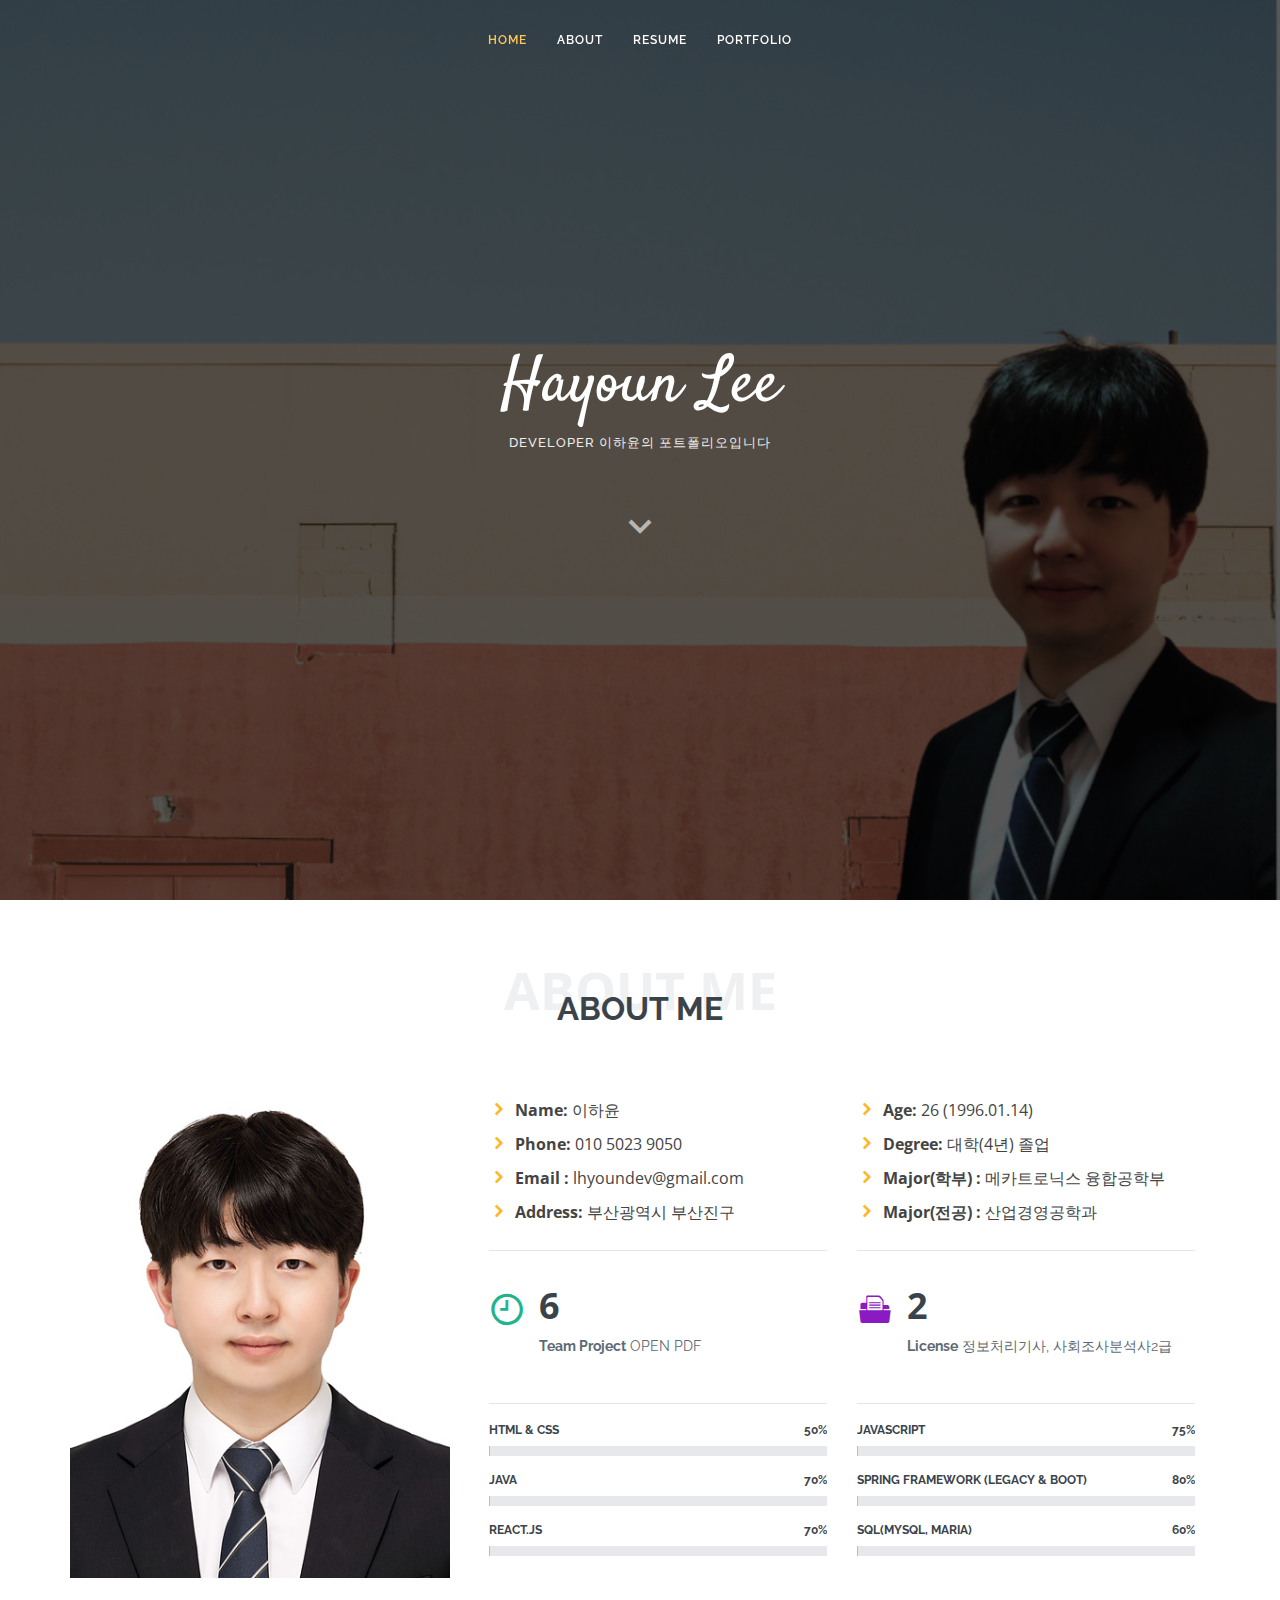
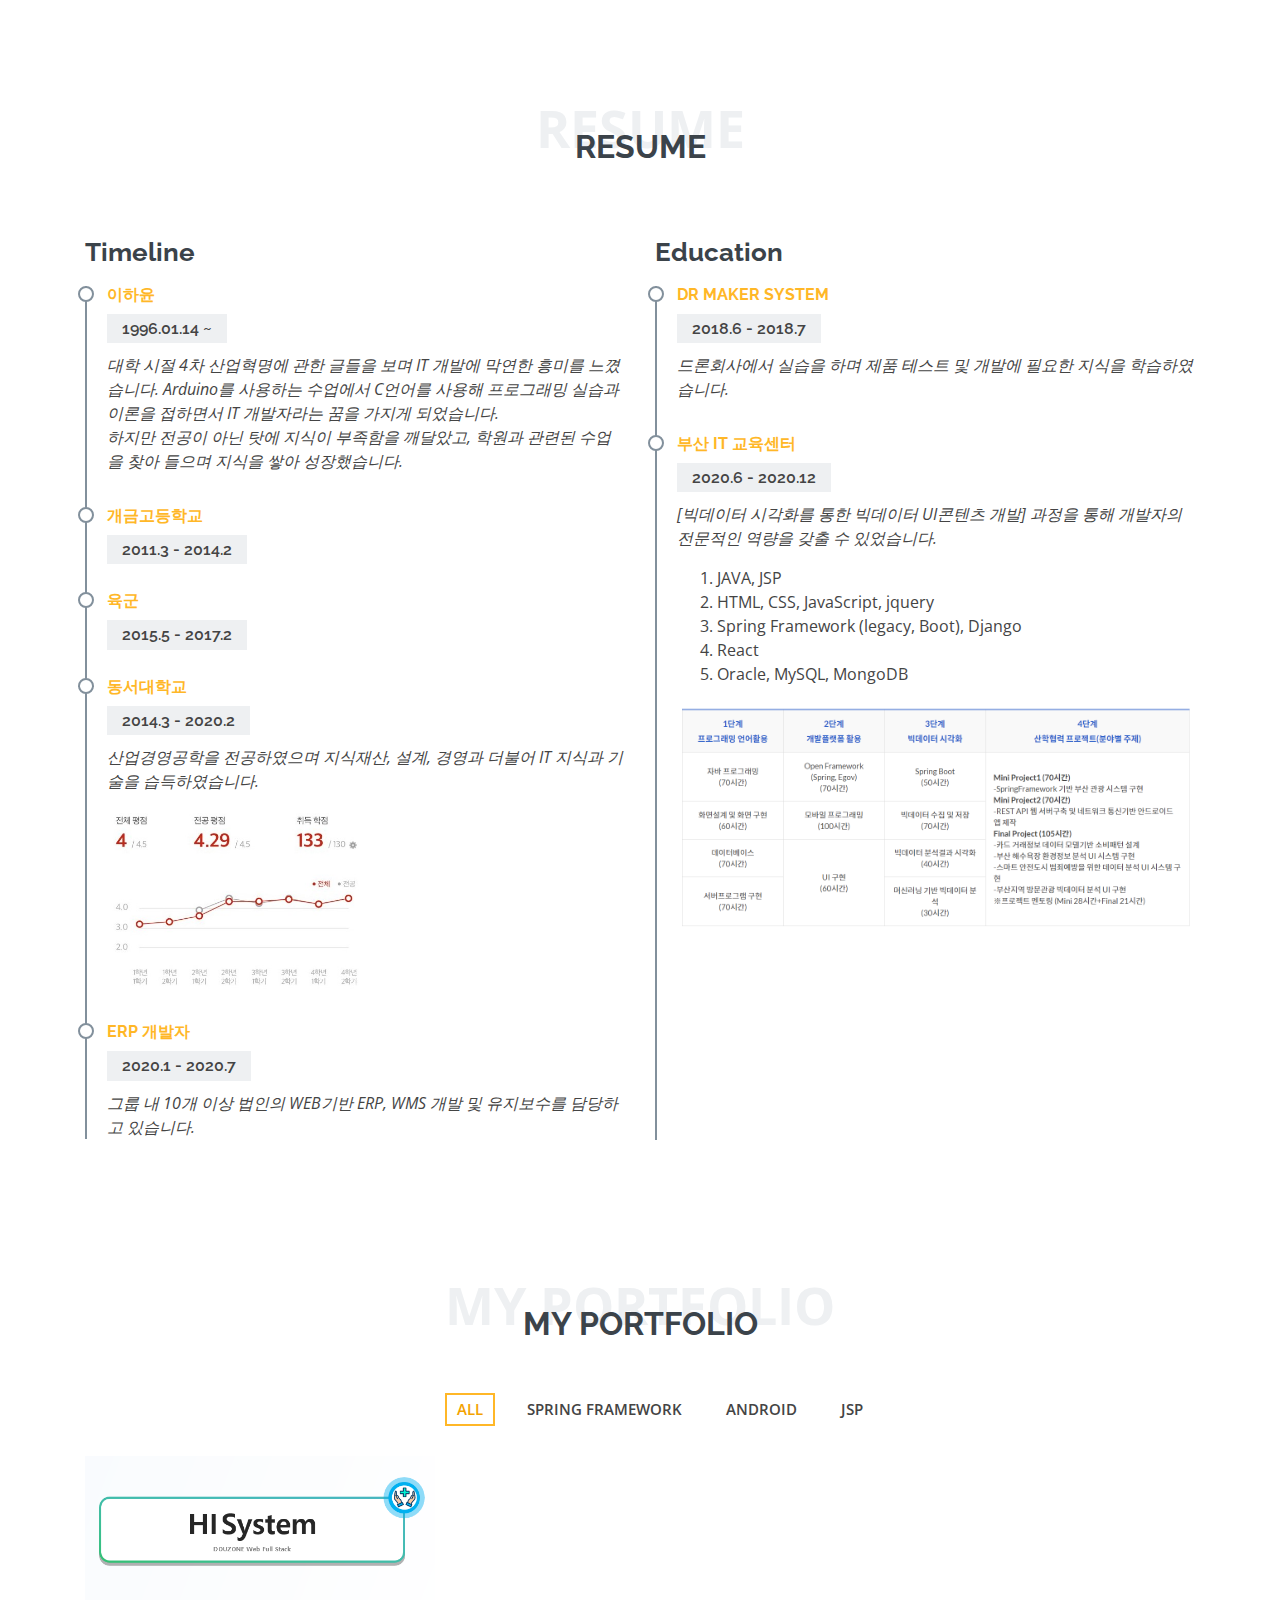
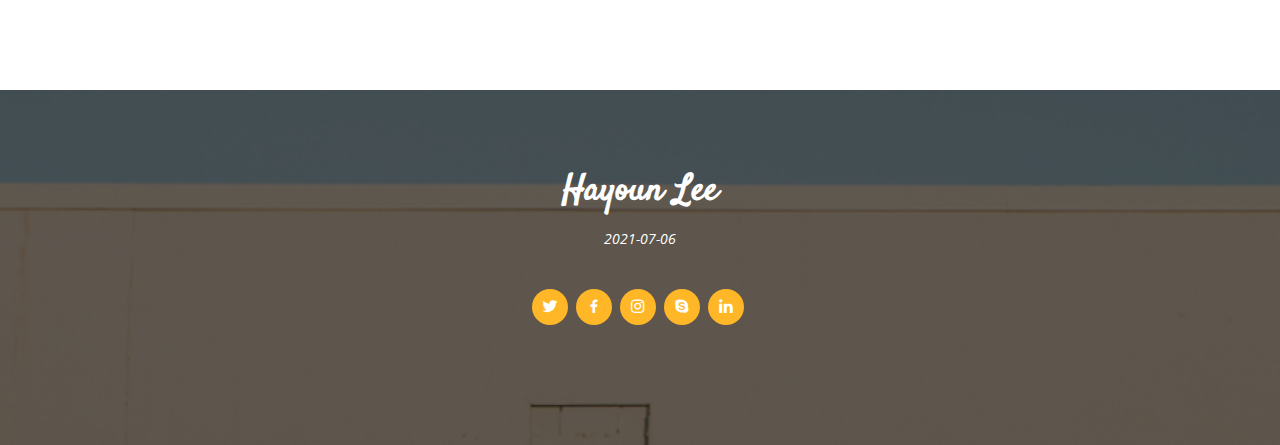
<file: index.html>
<!DOCTYPE html>
<html lang="en">

<head>
  <meta charset="utf-8">
  <meta content="width=device-width, initial-scale=1.0" name="viewport">

  <title>Hayoun Lee - profile PAGE</title>
  <meta content="" name="descriptison">
  <meta content="" name="keywords">

  <!-- Favicons -->
  <link href="assets/img/favicon.png" rel="icon">
  <link href="assets/img/apple-touch-icon.png" rel="apple-touch-icon">

  <!-- Google Fonts -->
  <link
    href="https://fonts.googleapis.com/css?family=Open+Sans:300,300i,400,400i,600,600i,700,700i|Raleway:300,300i,400,400i,500,500i,600,600i,700,700i|Satisfy"
    rel="stylesheet">

  <!-- Vendor CSS Files -->
  <link href="assets/vendor/bootstrap/css/bootstrap.min.css" rel="stylesheet">
  <link href="assets/vendor/icofont/icofont.min.css" rel="stylesheet">
  <link href="assets/vendor/boxicons/css/boxicons.min.css" rel="stylesheet">
  <link href="assets/vendor/owl.carousel/assets/owl.carousel.min.css" rel="stylesheet">
  <link href="assets/vendor/venobox/venobox.css" rel="stylesheet">

  <!-- Template Main CSS File -->
  <link href="assets/css/style.css" rel="stylesheet">

  <!-- =======================================================
  * Template Name: Laura - v2.1.0
  * Template URL: https://bootstrapmade.com/laura-free-creative-bootstrap-theme/
  * Author: BootstrapMade.com
  * License: https://bootstrapmade.com/license/
  ======================================================== -->
</head>

<body>

  <!-- ======= Header ======= -->
  <header id="header" class="fixed-top  d-flex justify-content-center align-items-center header-transparent">

    <nav class="nav-menu d-none d-lg-block">
      <ul>
        <li class="active"><a href="index.html">Home</a></li>
        <li><a href="#about">About</a></li>
        <li><a href="#resume">resume</a></li>
        <li><a href="#portfolio">Portfolio</a></li>
      </ul>
    </nav><!-- .nav-menu -->

  </header><!-- End Header -->

  <!-- ======= Hero Section ======= -->
  <section id="hero">
    <div class="hero-container">
      <h1>Hayoun Lee</h1>
      <h2>Developer 이하윤의 포트폴리오입니다</h2>
      <a href="#about" class="btn-scroll scrollto" title="Scroll Down"><i class="bx bx-chevron-down"></i></a>
    </div>
  </section><!-- End Hero -->

  <main id="main">

    <!-- ======= About Me Section ======= -->
    <section id="about" class="about">
      <div class="container">

        <div class="section-title">
          <span>About Me</span>
          <h2>About Me</h2>
          <!--<p>Sit sint consectetur velit quisquam cupiditate impedit suscipit alias</p>-->
        </div>

        <div class="row">
          <div class="image col-lg-4 d-flex align-items-stretch justify-content-center justify-content-lg-start"></div>
          <div class="col-lg-8 d-flex flex-column align-items-stretch">
            <div class="content pl-lg-4 d-flex flex-column justify-content-center">
              <div class="row">
                <div class="col-lg-6">
                  <ul>
                    <li><i class="icofont-rounded-right"></i> <strong>Name:</strong> 이하윤</li>
                    <li><i class="icofont-rounded-right"></i> <strong>Phone:</strong> 010 5023 9050</li>
                    <li><i class="icofont-rounded-right"></i> <strong>Email :</strong> lhyoundev@gmail.com</li>
                    <li><i class="icofont-rounded-right"></i> <strong>Address:</strong> 부산광역시 부산진구</li>
                  </ul>
                  <hr />
                </div>
                <div class="col-lg-6">
                  <ul>
                    <li><i class="icofont-rounded-right"></i> <strong>Age:</strong> 26 (1996.01.14)</li>
                    <li><i class="icofont-rounded-right"></i> <strong>Degree:</strong> 대학(4년) 졸업</li>
                    <li><i class="icofont-rounded-right"></i> <strong>Major(학부) :</strong> 메카트로닉스 융합공학부</li>
                    <li><i class="icofont-rounded-right"></i> <strong>Major(전공) :</strong> 산업경영공학과</li>
                  </ul>
                  <hr />
                </div>
              </div>
              <div class="row mt-n4">

                <div class="col-md-6 mt-5 d-md-flex align-items-md-stretch">
                  <div class="count-box">
                    <i class="icofont-clock-time" style="color: #20b38e;"></i>
                    <span data-toggle="counter-up">6</span>
                    <!-- <p onclick="location.href='https://drive.google.com/file/d/18d0-ToLItGxNaowuf8OqS7bwVkfKKRxO/view'"> -->
                    <p style="cursor: pointer;"
                      onclick="window.open('https://drive.google.com/file/d/18d0-ToLItGxNaowuf8OqS7bwVkfKKRxO/view')">
                      <strong>Team Project</strong> OPEN PDF
                    </p>
                  </div>
                </div>

                <div class="col-md-6 mt-5 d-md-flex align-items-md-stretch">
                  <div class="count-box">
                    <i class="icofont-document-folder" style="color: #8a1ac2;"></i>
                    <span data-toggle="counter-up">2</span>
                    <p><strong>License</strong> 정보처리기사, 사회조사분석사2급</p>
                  </div>
                </div>

                <!-- <div class="col-md-6 mt-5 d-md-flex align-items-md-stretch">
                  <div class="count-box">
                    <i class="icofont-simple-smile" style="color: #2cbdee;"></i>
                    <span data-toggle="counter-up">12</span>
                    <p><strong>Years of experience</strong> aut commodi quaerat modi aliquam nam ducimus aut voluptate non vel</p>
                  </div>
                </div>

                <div class="col-md-6 mt-5 d-md-flex align-items-md-stretch">
                  <div class="count-box">
                    <i class="icofont-award" style="color: #ffb459;"></i>
                    <span data-toggle="counter-up">11</span>
                    <p><strong>Awards</strong> rerum asperiores dolor alias quo reprehenderit eum et nemo pad der</p>
                  </div>
                </div> -->


              </div>

            </div><!-- End .content-->

            <div class="skills-content pl-lg-4">
              <!-- <hr/> -->

              <div class="row">
                <div class="col-lg-6">
                  <hr />
                </div>
                <div class="col-lg-6">
                  <hr />
                </div>
              </div>
              <!-- <h2 style="text-align: center;">skills</h2> -->

              <div class="row">
                <div class="col-lg-6">

                  <div class="progress">
                    <span class="skill">HTML & CSS <i class="val">50%</i></span>
                    <div class="progress-bar-wrap">
                      <div class="progress-bar" role="progressbar" aria-valuenow="65" aria-valuemin="0"
                        aria-valuemax="100"></div>
                    </div>
                  </div>

                  <div class="progress">
                    <span class="skill">JAVA <i class="val">70%</i></span>
                    <div class="progress-bar-wrap">
                      <div class="progress-bar" role="progressbar" aria-valuenow="70" aria-valuemin="0"
                        aria-valuemax="100"></div>
                    </div>
                  </div>

                  <div class="progress">
                    <span class="skill">React.js <i class="val">70%</i></span>
                    <div class="progress-bar-wrap">
                      <div class="progress-bar" role="progressbar" aria-valuenow="75" aria-valuemin="0"
                        aria-valuemax="100"></div>
                    </div>
                  </div>

                </div>

                <div class="col-lg-6">

                  <div class="progress">
                    <span class="skill">JavaScript<i class="val">75%</i></span>
                    <div class="progress-bar-wrap">
                      <div class="progress-bar" role="progressbar" aria-valuenow="70" aria-valuemin="0"
                        aria-valuemax="100"></div>
                    </div>
                  </div>

                  <div class="progress">
                    <span class="skill">Spring Framework (legacy & Boot) <i class="val">80%</i></span>
                    <div class="progress-bar-wrap">
                      <div class="progress-bar" role="progressbar" aria-valuenow="80" aria-valuemin="0"
                        aria-valuemax="100"></div>
                    </div>
                  </div>

                  <div class="progress">
                    <span class="skill">SQL(MYSQL, MARIA) <i class="val">60%</i></span>
                    <div class="progress-bar-wrap">
                      <div class="progress-bar" role="progressbar" aria-valuenow="75" aria-valuemin="0"
                        aria-valuemax="100"></div>
                    </div>
                  </div>

                </div>
              </div>
            </div>
          </div>
        </div>
    </section><!-- End About Me Section -->

    <!-- ======= My Resume Section ======= -->
    <section id="resume" class="resume">
      <div class="container">

        <div class="section-title">
          <span>Resume</span>
          <h2>Resume</h2>
        </div>
        <div class="row">
          <div class="col-lg-6">
            <h3 class="resume-title">Timeline</h3>

            <div class="resume-item">
              <h4>이하윤</h4>
              <h5>1996.01.14 ~ </h5>
              <p><em>대학 시절 4차 산업혁명에 관한 글들을 보며 IT 개발에 막연한 흥미를 느꼈습니다. Arduino를 사용하는 수업에서 C언어를 사용해 프로그래밍 실습과 이론을 접하면서 IT
                  개발자라는 꿈을 가지게 되었습니다.
                  <br />하지만 전공이 아닌 탓에 지식이 부족함을 깨달았고, 학원과 관련된 수업을 찾아 들으며 지식을 쌓아 성장했습니다. </em></p>
            </div>

            <div class="resume-item">
              <h4>개금고등학교</h4>
              <h5>2011.3 - 2014.2</h5>
            </div>

            <div class="resume-item">
              <h4>육군</h4>
              <h5>2015.5 - 2017.2</h5>
            </div>

            <div class="resume-item">
              <h4>동서대학교</h4>
              <h5>2014.3 - 2020.2</h5>
              <p><em>산업경영공학을 전공하였으며 지식재산, 설계, 경영과 더불어 IT 지식과 기술을 습득하였습니다. </em></p>
              <a href="assets/img/point-detail.jpg" data-gall="portfolioGallery" class="venobox preview-link"
                title="App 1">
                <p><img style="width: 50%; height: 50%;" src="assets/img/point.jpg"></p>
              </a>
            </div>
            <div class="resume-item">
              <h4>ERP 개발자</h4>
              <h5>2020.1 - 2020.7</h5>
              <p><em>그룹 내 10개 이상 법인의 WEB기반 ERP, WMS 개발 및 유지보수를 담당하고 있습니다.</em></p>
            </div>
          </div>

          <div class="col-lg-6">
            <h3 class="resume-title">Education</h3>
            <div class="resume-item">
              <h4>DR Maker System</h4>
              <h5>2018.6 - 2018.7</h5>
              <p><em>드론회사에서 실습을 하며 제품 테스트 및 개발에 필요한 지식을 학습하였습니다. </em></p>
            </div>

            <div class="resume-item">
              <h4>부산 IT 교육센터</h4>
              <h5>2020.6 - 2020.12</h5>
              <p><em>[빅데이터 시각화를 통한 빅데이터 UI콘텐츠 개발] 과정을 통해 개발자의 전문적인 역량을 갖출 수 있었습니다.</em></p>
              <p>
              <ol>
                <li>JAVA, JSP</li>
                <li>HTML, CSS, JavaScript, jquery</li>
                <li>Spring Framework (legacy, Boot), Django</li>
                <li>React</li>
                <li>Oracle, MySQL, MongoDB</li>
              </ol>
              </p>
              <a href="assets/img/교육상세.PNG" data-gall="portfolioGallery" class="venobox preview-link" title="App 1">
                <p><img style="width: 100%; height: 100%;" src="assets/img/교육.PNG"></p>
              </a>
              <br /><br /><br /><br /><br /><br /><br /><br />
            </div>
          </div>
        </div>
      </div>
    </section><!-- End My Resume Section -->

    <!-- ======= My Portfolio Section ======= -->
    <section id="portfolio" class="portfolio">
      <div class="container">

        <div class="section-title">
          <span>My Portfolio</span>
          <h2>My Portfolio</h2>
        </div>

        <ul id="portfolio-flters" class="d-flex justify-content-center">
          <li data-filter="*" class="filter-active">All</li>
          <li data-filter=".filter-spring">Spring Framework</li>
          <li data-filter=".filter-android">Android</li>
          <li data-filter=".filter-jsp">JSP</li>
        </ul>

        <div class="row portfolio-container">

          <div class="col-lg-4 col-md-6 portfolio-item filter-spring filter-android">
            <div class="portfolio-img"><img src="assets/img/portfolio/portfolio-5.png" class="img-fluid" alt=""></div>
            <div class="portfolio-info">
              <h4>Hi System</h4>
              <p>병원정보관리시스템 (HIS)</p>
              <a href="assets/img/portfolio/portfolio-5.png" data-gall="portfolioGallery" class="venobox preview-link"
                title="App 1"><i class="bx bx-plus"></i></a>
              <a href="portfolio-hisystem.html" class="details-link" title="More Details"><i
                  class="bx bx-link"></i></a>
            </div>
          </div>
<!--  
          <div class="col-lg-4 col-md-6 portfolio-item filter-spring filter-android">
            <div class="portfolio-img"><img src="assets/img/portfolio/portfolio-1.jpg" class="img-fluid" alt=""></div>
            <div class="portfolio-info">
              <h4>FIELD HERO</h4>
              <p>축구 매칭 플랫폼 (Boot&Android)</p>
              <a href="assets/img/portfolio/portfolio-1.jpg" data-gall="portfolioGallery" class="venobox preview-link"
                title="App 1"><i class="bx bx-plus"></i></a>
              <a href="portfolio-fieldHero.html" class="details-link" title="More Details"><i
                  class="bx bx-link"></i></a>
            </div>
          </div>

          <div class="col-lg-4 col-md-6 portfolio-item filter-jsp">
            <div class="portfolio-img"><img src="assets/img/portfolio/portfolio-2.PNG" class="img-fluid" alt=""></div>
            <div class="portfolio-info">
              <h4>FOODIGATION (PAGE 미완성)</h4>
              <p>맛집 후기 공유 커뮤니티 (JSP) / PAGE 미완성</p>
              <a href="assets/img/portfolio/portfolio-2.PNG" data-gall="portfolioGallery" class="venobox preview-link"
                title="App 1"><i class="bx bx-plus"></i></a>
              <a href="#" class="details-link" title="More Details"><i class="bx bx-link"></i></a>
            </div>
          </div>-->
          <!-- portfolio-foodigation.html -->
          <!--<div class="col-lg-4 col-md-6 portfolio-item filter-android filter-jsp">
            <div class="portfolio-img"><img src="assets/img/portfolio/portfolio-3.jpg" class="img-fluid" alt=""></div>
            <div class="portfolio-info">
              <h4>SAFETY ORDER SYSTEM (PAGE 미완성) </h4>
              <p>카페 주문 어플 (JSP&Android) / PAGE 미완성</p>
              <a href="assets/img/portfolio/portfolio-3.jpg" data-gall="portfolioGallery" class="venobox preview-link"
                title="App 1"><i class="bx bx-plus"></i></a>
              <a href="#" class="details-link" title="More Details"><i class="bx bx-link"></i></a>
            </div>
          </div>-->
          <!-- portfolio-safetyOrderSystem.html -->
          <!--<div style="border:3px solid #f3a200;" class="col-lg-4 col-md-6 portfolio-item">
            <div class="portfolio-img"><img src="assets/img/portfolio/portfolio-4.PNG" class="img-fluid" alt=""></div>
            <div class="portfolio-info">
              <h4>FOLLOWED RINGER </h4>
              <p>따라오는 링거대</p>
              <a href="assets/img/portfolio/portfolio-4.PNG" data-gall="portfolioGallery" class="venobox preview-link"
                title="App 1"><i class="bx bx-plus"></i></a>
              <a href="portfolio-finalPro.html" class="details-link" title="More Details"><i class="bx bx-link"></i></a>
            </div>
          </div>
        </div>-->

      </div>
    </section><!-- End My Portfolio Section -->

  </main><!-- End #main -->

  <!-- ======= Footer ======= -->
  <footer id="footer">
    <div class="container">
      <h3>Hayoun Lee</h3>
      <p>2021-07-06</p>
      <div class="social-links">
        <a href="#" class="twitter"><i class="bx bxl-twitter"></i></a>
        <a href="#" class="facebook"><i class="bx bxl-facebook"></i></a>
        <a href="#" class="instagram"><i class="bx bxl-instagram"></i></a>
        <a href="#" class="google-plus"><i class="bx bxl-skype"></i></a>
        <a href="#" class="linkedin"><i class="bx bxl-linkedin"></i></a>
      </div>
    </div>
  </footer>
  <!-- End Footer -->

  <a href="#" class="back-to-top"><i class="icofont-simple-up"></i></a>

  <!-- Vendor JS Files -->
  <script src="assets/vendor/jquery/jquery.min.js"></script>
  <script src="assets/vendor/bootstrap/js/bootstrap.bundle.min.js"></script>
  <script src="assets/vendor/jquery.easing/jquery.easing.min.js"></script>
  <script src="assets/vendor/php-email-form/validate.js"></script>
  <script src="assets/vendor/waypoints/jquery.waypoints.min.js"></script>
  <script src="assets/vendor/counterup/counterup.min.js"></script>
  <script src="assets/vendor/owl.carousel/owl.carousel.min.js"></script>
  <script src="assets/vendor/isotope-layout/isotope.pkgd.min.js"></script>
  <script src="assets/vendor/venobox/venobox.min.js"></script>

  <!-- Template Main JS File -->
  <script src="assets/js/main.js"></script>

</body>

</html>
</file>
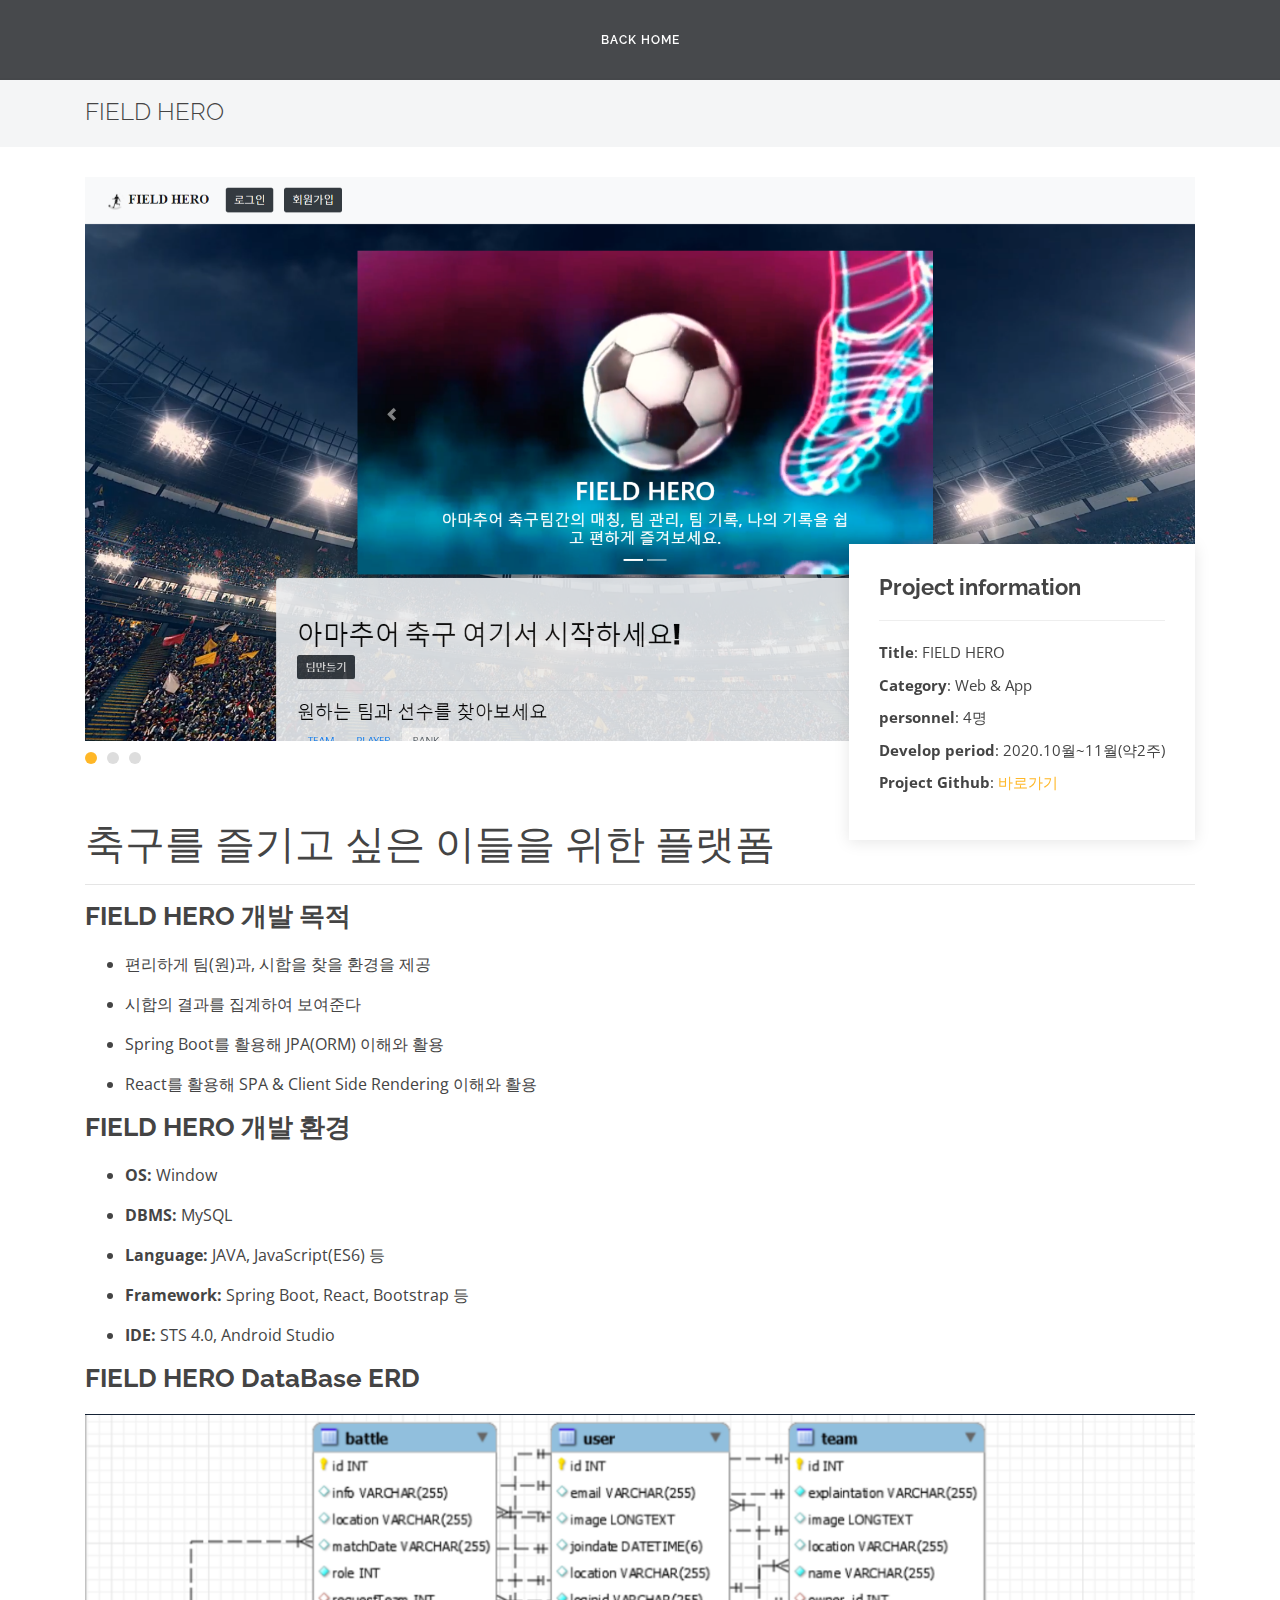
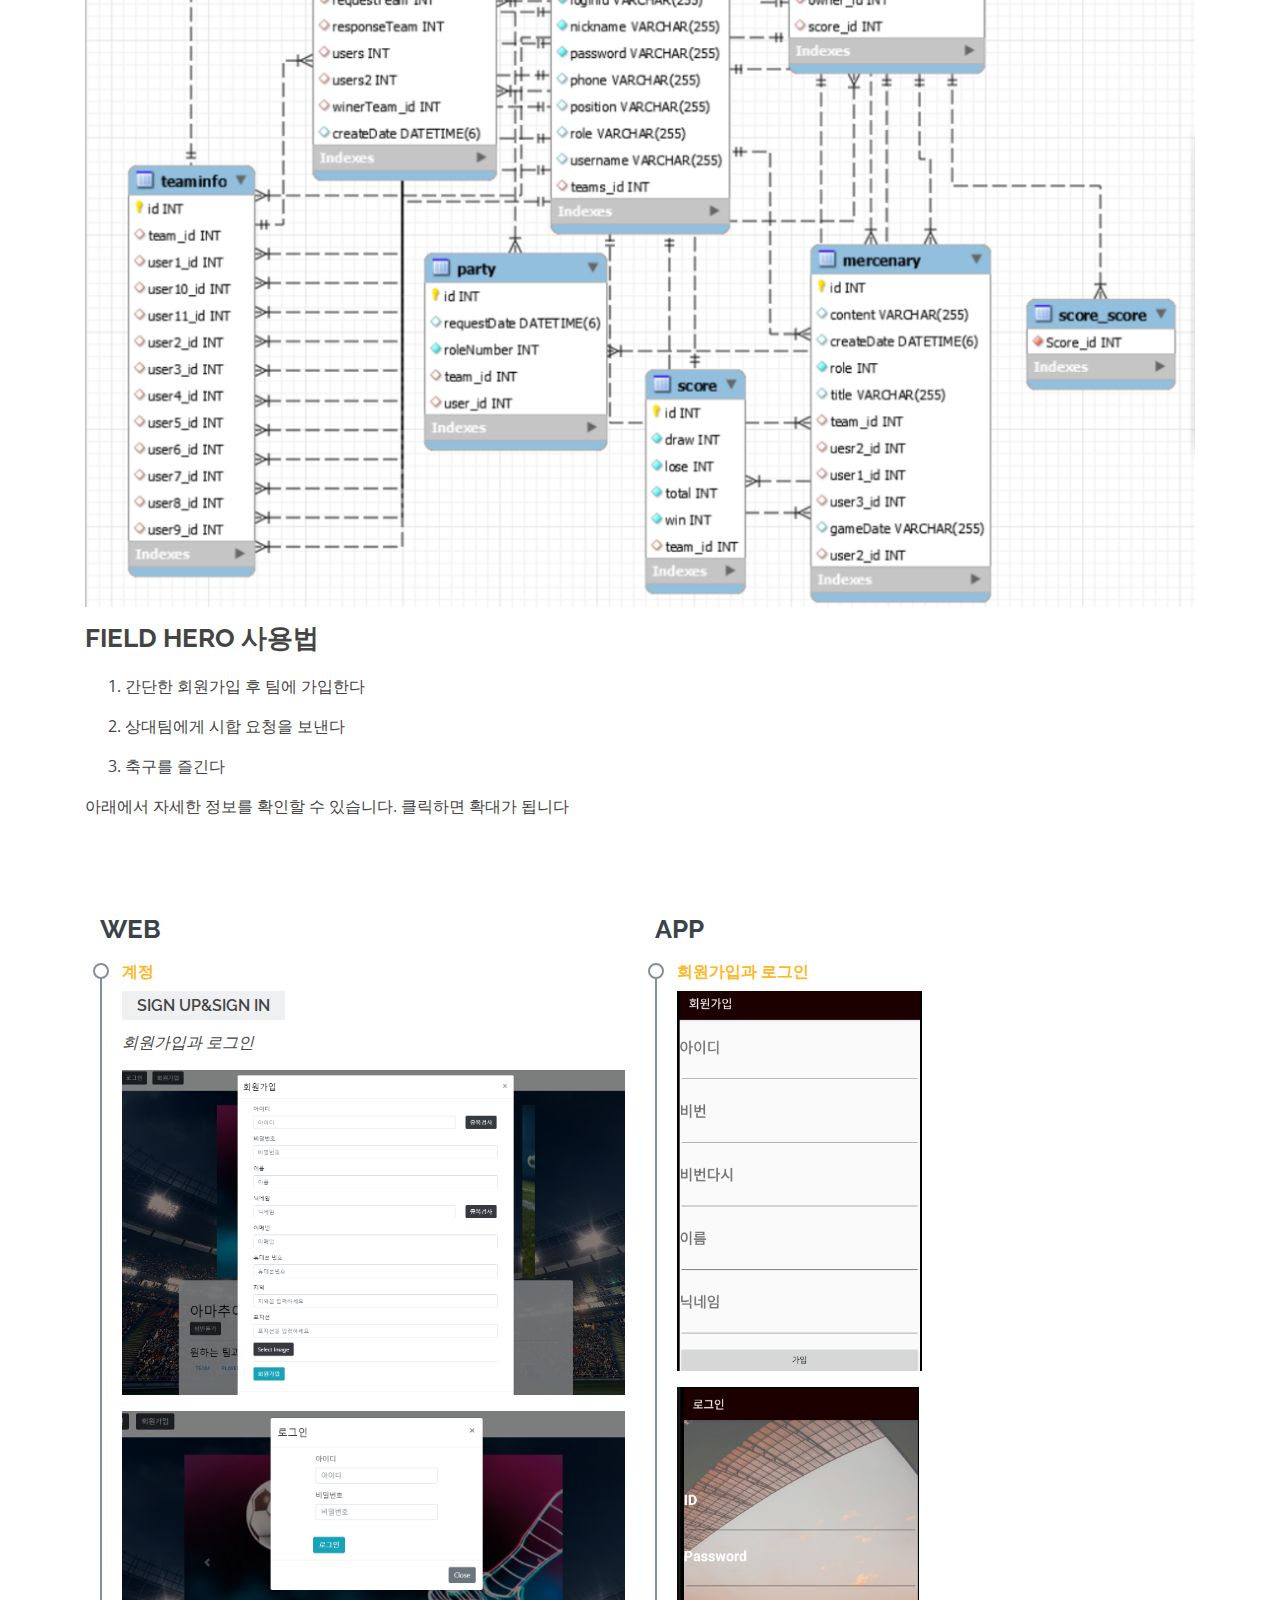
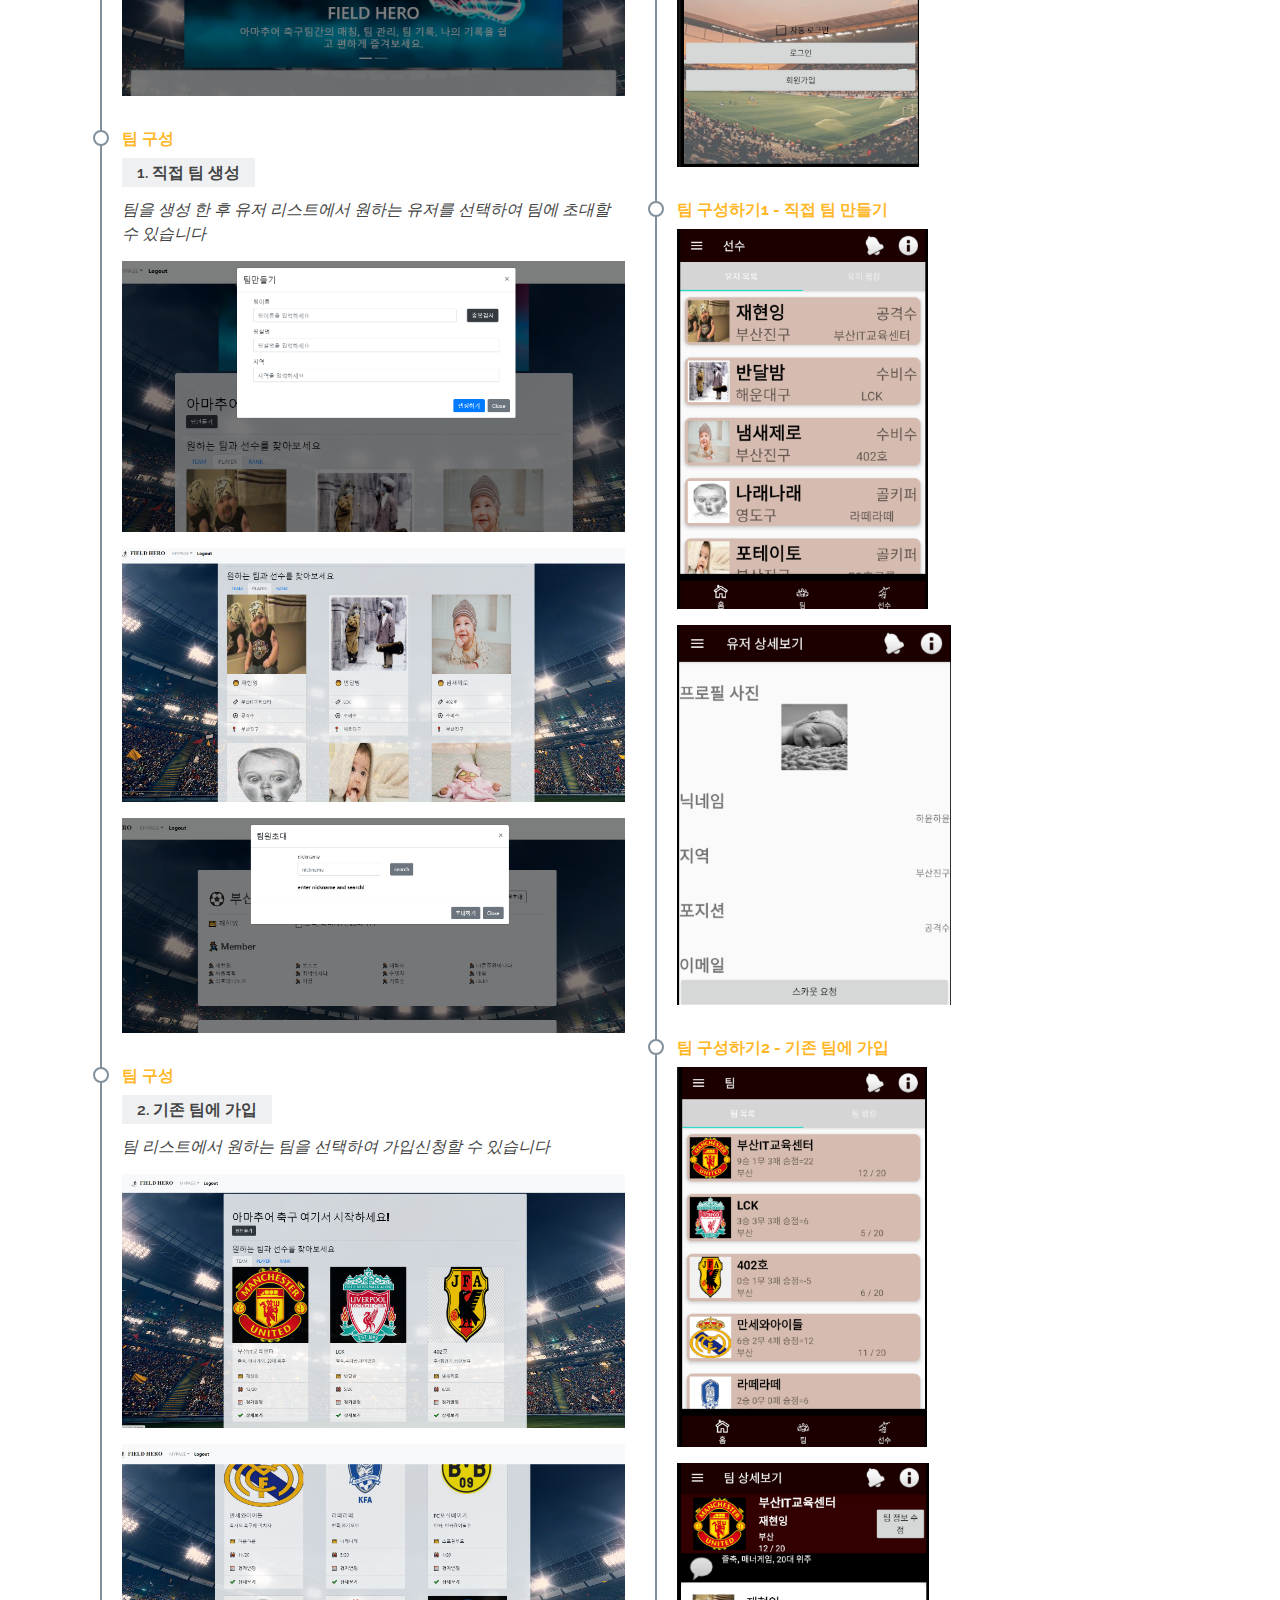
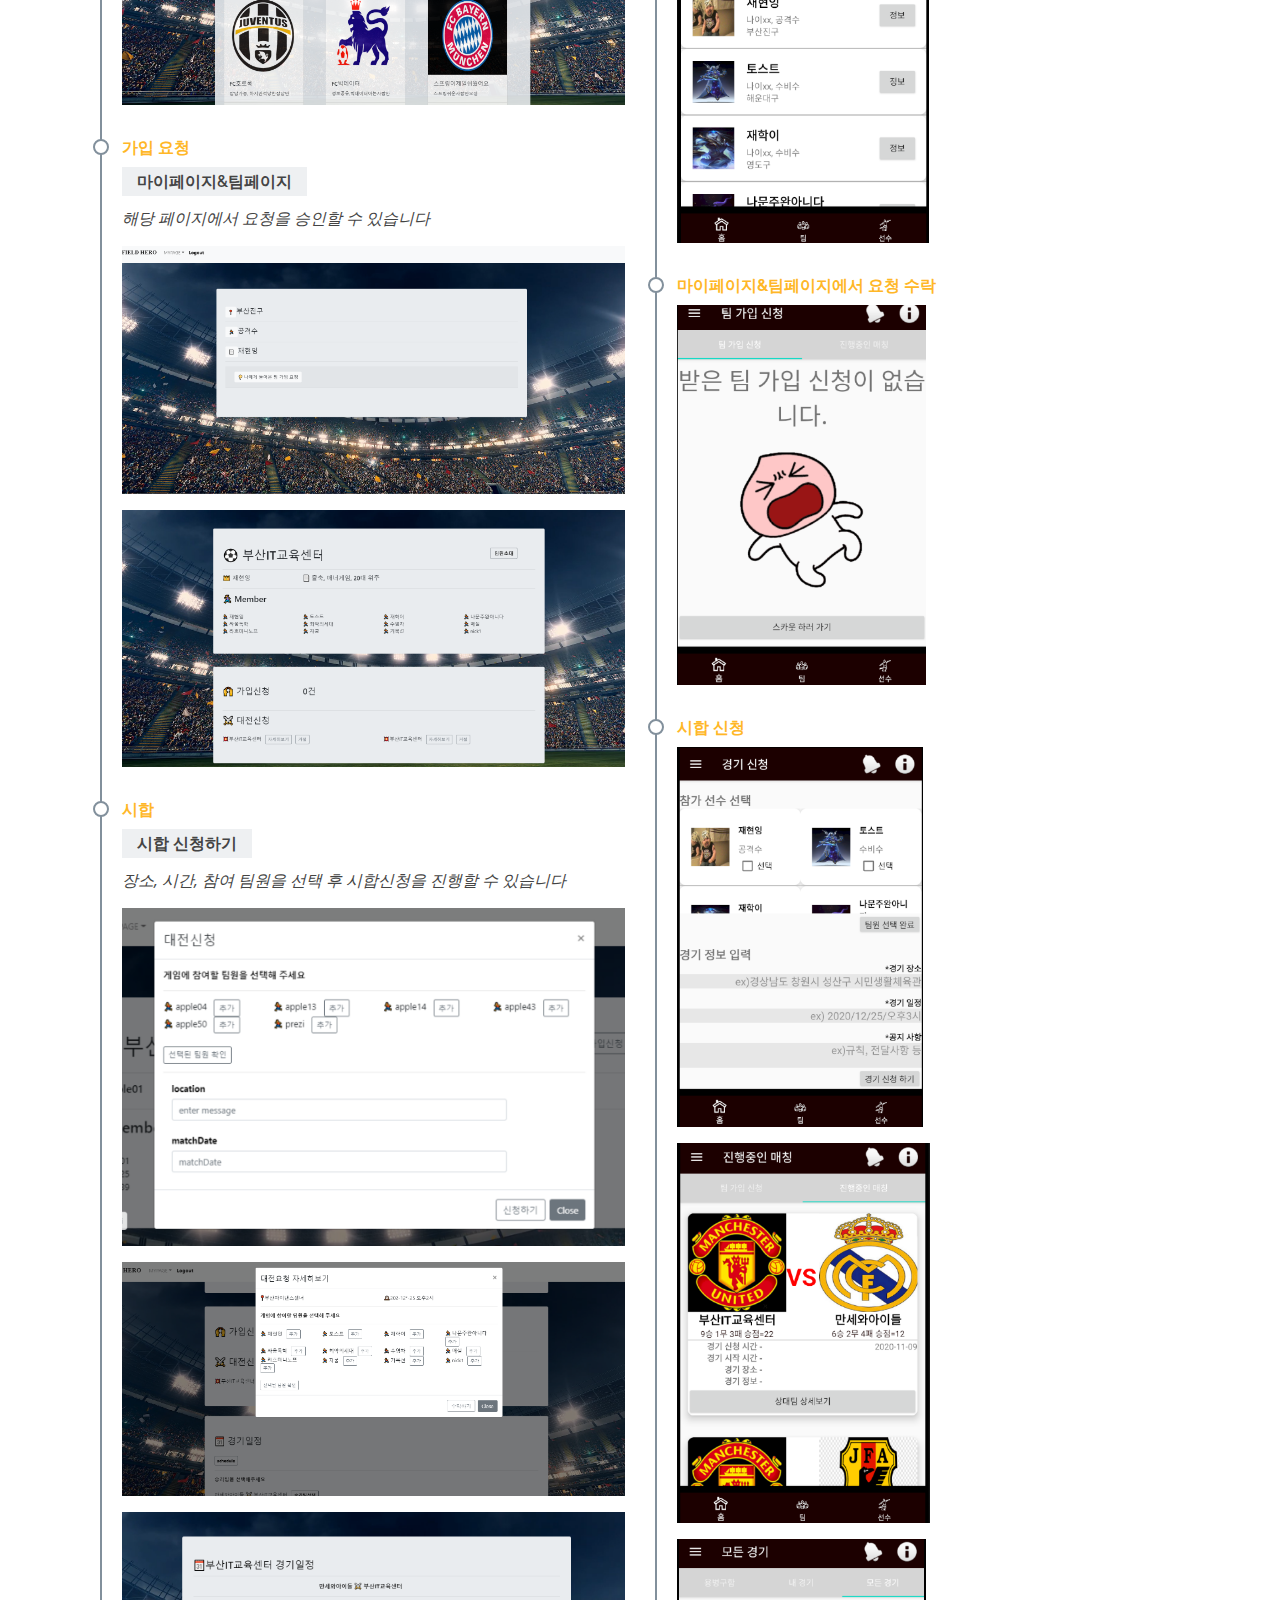
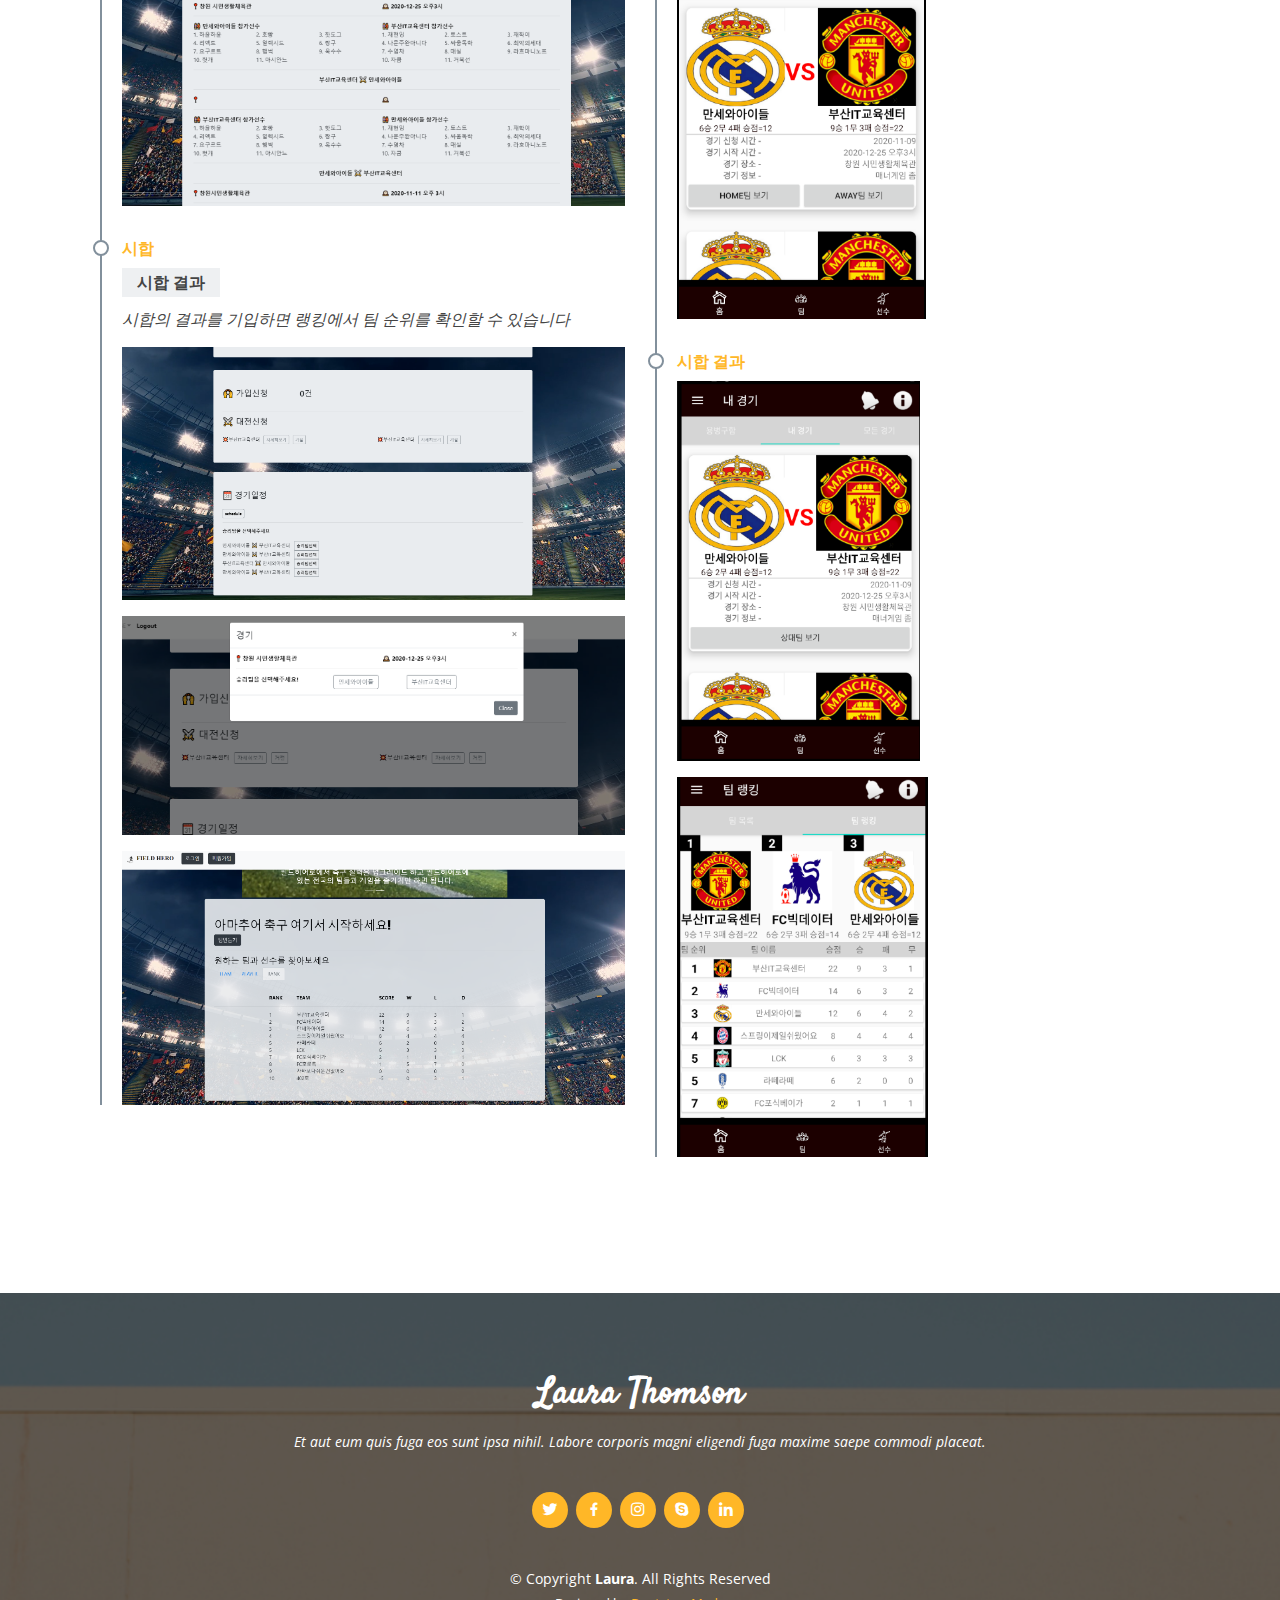
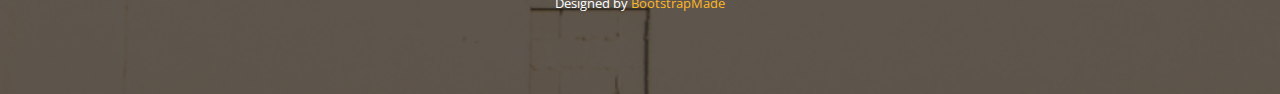
<file: portfolio-details.html>
<!DOCTYPE html>
<html lang="en">

<head>
  <meta charset="utf-8">
  <meta content="width=device-width, initial-scale=1.0" name="viewport">

  <title>Portfolio Details - Laura Bootstrap Template</title>
  <meta content="" name="descriptison">
  <meta content="" name="keywords">

  <!-- Favicons -->
  <link href="assets/img/favicon.png" rel="icon">
  <link href="assets/img/apple-touch-icon.png" rel="apple-touch-icon">

  <!-- Google Fonts -->
  <link href="https://fonts.googleapis.com/css?family=Open+Sans:300,300i,400,400i,600,600i,700,700i|Raleway:300,300i,400,400i,500,500i,600,600i,700,700i|Satisfy" rel="stylesheet">

  <!-- Vendor CSS Files -->
  <link href="assets/vendor/bootstrap/css/bootstrap.min.css" rel="stylesheet">
  <link href="assets/vendor/icofont/icofont.min.css" rel="stylesheet">
  <link href="assets/vendor/boxicons/css/boxicons.min.css" rel="stylesheet">
  <link href="assets/vendor/owl.carousel/assets/owl.carousel.min.css" rel="stylesheet">
  <link href="assets/vendor/venobox/venobox.css" rel="stylesheet">

  <!-- Template Main CSS File -->
  <link href="assets/css/style.css" rel="stylesheet">

  <!-- =======================================================
  * Template Name: Laura - v2.1.0
  * Template URL: https://bootstrapmade.com/laura-free-creative-bootstrap-theme/
  * Author: BootstrapMade.com
  * License: https://bootstrapmade.com/license/
  ======================================================== -->
</head>

<body>

  <!-- ======= Header ======= -->
  <header id="header" class="fixed-top  d-flex justify-content-center align-items-center ">

    <nav class="nav-menu d-none d-lg-block">
      <a href="index.html">Back Home</a>
    </nav><!-- .nav-menu -->

  </header><!-- End Header -->

  <main id="main">

    <!-- ======= Breadcrumbs Section ======= -->
    <section class="breadcrumbs">
      <div class="container">

        <div class="d-flex justify-content-between align-items-center">
          <h2>FIELD HERO</h2>
        </div>

      </div>
    </section><!-- Breadcrumbs Section -->

    <!-- ======= Portfolio Details Section ======= -->
    <section class="portfolio-details">
      <div class="container">

        <div class="portfolio-details-container">

          <div class="owl-carousel portfolio-details-carousel">
            <img src="assets/img/fieldhero/web/main.PNG" class="img-fluid" alt="">
            <img src="assets/img/fieldhero/web/teamList.PNG" class="img-fluid" alt="">
            <img src="assets/img/fieldhero/web/rank.PNG" class="img-fluid" alt="">
          </div>

          <div class="portfolio-info">
            <h3>Project information</h3>
            <ul>
              <li><strong>Title</strong>: FIELD HERO</li>
              <li><strong>Category</strong>: Web & App</li>
              <li><strong>personnel</strong>: 4명</li>
              <li><strong>Develop period</strong>: 2020.10월~11월(약2주)</li>
              <li><strong>Project Github</strong>: <a href="https://github.com/lhyoun/springBootProject">바로가기</a></li>
            </ul>
          </div>

        </div>

        <div class="portfolio-description">
          <h1>축구를 즐기고 싶은 이들을 위한 플랫폼</h1>
          <hr/>

          <h2>FIELD HERO 개발 목적</h2>
          <ul>
            <li><p>편리하게 팀(원)과, 시합을 찾을 환경을 제공</p></li>
            <li><p>시합의 결과를 집계하여 보여준다</p></li>
            <li><p>Spring Boot를 활용해 JPA(ORM) 이해와 활용</p></li>
            <li><p>React를 활용해 SPA & Client Side Rendering 이해와 활용</p></li>
          </ul>

          <h2>FIELD HERO 개발 환경</h2>
          <ul>
            <li><p><strong>OS:</strong> Window</li></p></li>
            <li><p><strong>DBMS:</strong> MySQL</li></p></li>
            <li><p><strong>Language:</strong> JAVA, JavaScript(ES6) 등</li></p></li>
            <li><p><strong>Framework:</strong> Spring Boot, React, Bootstrap 등</li></p></li>
            <li><p><strong>IDE:</strong> STS 4.0, Android Studio</li></p></li>
          </ul>

          <h2>FIELD HERO DataBase ERD</h2>
          <a href="assets/img/fieldhero/database.PNG" data-gall="portfolioGallery" class="venobox preview-link" title="App 1">
            <p><img style="width: 100%; height: 100%;" src="assets/img/fieldhero/database.PNG"></p>
          </a>

          <h2>FIELD HERO 사용법</h2>
          <ol>
            <li><p>간단한 회원가입 후 팀에 가입한다</p></li>
            <li><p>상대팀에게 시합 요청을 보낸다</p></li>
            <li><p>축구를 즐긴다</p></li>
          </ol>

          <p>아래에서 자세한 정보를 확인할 수 있습니다. 클릭하면 확대가 됩니다</p>

          <section id="resume" class="resume">
            <div class="container">
              <div class="row">
                <div class="col-lg-6">
                  <h3 class="resume-title">WEB</h3>

                  <div class="resume-item">
                    <h4>계정</h4>
                    <h5>SIGN UP&SIGN IN</h5>
                    <p><em>회원가입과 로그인</em></p>
                    <a href="assets/img/fieldhero/web/join.PNG" data-gall="portfolioGallery" class="venobox preview-link" title="App 1">
                      <p><img style="width: 100%; height: 100%;" src="assets/img/fieldhero/web/join.PNG"></p>
                    </a>
                    <a href="assets/img/fieldhero/web/login.PNG" data-gall="portfolioGallery" class="venobox preview-link" title="App 1">
                      <p><img style="width: 100%; height: 100%;" src="assets/img/fieldhero/web/login.PNG"></p>
                    </a>
                  </div>

                  <div class="resume-item">
                    <h4>팀 구성</h4>
                    <h5>1. 직접 팀 생성</h5>
                    <p><em>팀을 생성 한 후 유저 리스트에서 원하는 유저를 선택하여 팀에 초대할 수 있습니다</em></p>
                    <a href="assets/img/fieldhero/web/createTeam.PNG" data-gall="portfolioGallery" class="venobox preview-link" title="App 1">
                      <p><img style="width: 100%; height: 100%;" src="assets/img/fieldhero/web/createTeam.PNG"></p>
                    </a>
                    <a href="assets/img/fieldhero/web/userList.PNG" data-gall="portfolioGallery" class="venobox preview-link" title="App 1">
                      <p><img style="width: 100%; height: 100%;" src="assets/img/fieldhero/web/userList.PNG"></p>
                    </a>
                    <a href="assets/img/fieldhero/web/팀원초대.PNG" data-gall="portfolioGallery" class="venobox preview-link" title="App 1">
                      <p><img style="width: 100%; height: 100%;" src="assets/img/fieldhero/web/팀원초대.PNG"></p>
                    </a>
                  </div>

                  <div class="resume-item">
                    <h4>팀 구성</h4>
                    <h5>2. 기존 팀에 가입</h5>
                    <p><em>팀 리스트에서 원하는 팀을 선택하여 가입신청할 수 있습니다</em></p>
                    <a href="assets/img/fieldhero/web/teamList.PNG" data-gall="portfolioGallery" class="venobox preview-link" title="App 1">
                      <p><img style="width: 100%; height: 100%;" src="assets/img/fieldhero/web/teamList.PNG"></p>
                    </a>
                    <a href="assets/img/fieldhero/web/teamList3.PNG" data-gall="portfolioGallery" class="venobox preview-link" title="App 1">
                      <p><img style="width: 100%; height: 100%;" src="assets/img/fieldhero/web/teamList3.PNG"></p>
                    </a>
                  </div>

                  <div class="resume-item">
                    <h4>가입 요청</h4>
                    <h5>마이페이지&팀페이지</h5>
                    <p><em>해당 페이지에서 요청을 승인할 수 있습니다</em></p>
                    <a href="assets/img/fieldhero/web/마이페이지.PNG" data-gall="portfolioGallery" class="venobox preview-link" title="App 1">
                      <p><img style="width: 100%; height: 100%;" src="assets/img/fieldhero/web/마이페이지.PNG"></p>
                    </a>
                    <a href="assets/img/fieldhero/web/팀페이지.PNG" data-gall="portfolioGallery" class="venobox preview-link" title="App 1">
                      <p><img style="width: 100%; height: 100%;" src="assets/img/fieldhero/web/팀페이지.PNG"></p>
                    </a>
                  </div>

                  <div class="resume-item">
                    <h4>시합</h4>
                    <h5>시합 신청하기</h5>
                    <p><em>장소, 시간, 참여 팀원을 선택 후 시합신청을 진행할 수 있습니다</em></p>
                    <a href="assets/img/fieldhero/web/대전신청.PNG" data-gall="portfolioGallery" class="venobox preview-link" title="App 1">
                      <p><img style="width: 100%; height: 100%;" src="assets/img/fieldhero/web/대전신청.PNG"></p>
                    </a>
                    <a href="assets/img/fieldhero/web/requestUser.PNG" data-gall="portfolioGallery" class="venobox preview-link" title="App 1">
                      <p><img style="width: 100%; height: 100%;" src="assets/img/fieldhero/web/requestUser.PNG"></p>
                    </a>
                    <a href="assets/img/fieldhero/web/14.PNG" data-gall="portfolioGallery" class="venobox preview-link" title="App 1">
                      <p><img style="width: 100%; height: 100%;" src="assets/img/fieldhero/web/14.PNG"></p>
                    </a>
                  </div>

                  <div class="resume-item">
                    <h4>시합</h4>
                    <h5>시합 결과</h5>
                    <p><em>시합의 결과를 기입하면 랭킹에서 팀 순위를 확인할 수 있습니다</em></p>                    
                    <a href="assets/img/fieldhero/web/팀페이지2.PNG" data-gall="portfolioGallery" class="venobox preview-link" title="App 1">
                      <p><img style="width: 100%; height: 100%;" src="assets/img/fieldhero/web/팀페이지2.PNG"></p>
                    </a>
                    <a href="assets/img/fieldhero/web/15.PNG" data-gall="portfolioGallery" class="venobox preview-link" title="App 1">
                      <p><img style="width: 100%; height: 100%;" src="assets/img/fieldhero/web/15.PNG"></p>
                    </a>
                    <a href="assets/img/fieldhero/web/rank.PNG" data-gall="portfolioGallery" class="venobox preview-link" title="App 1">
                      <p><img style="width: 100%; height: 100%;" src="assets/img/fieldhero/web/rank.PNG"></p>
                    </a>
                  </div>
                </div>
              



                <div class="col-lg-6">
                  <h3 class="resume-title">APP</h3>
                    <!-- <h5>2014.3 - 2020.2</h5>
                    <p><em>간단한 설명</em></p> -->
                  <div class="resume-item">
                    <h4>회원가입과 로그인</h4>
                    <a href="assets/img/fieldhero/app/17.PNG" data-gall="portfolioGallery" class="venobox preview-link" title="App 1">
                      <p><img style="width: auto; height: 380px;" src="assets/img/fieldhero/app/17.PNG"></p>
                    </a>
                    <a href="assets/img/fieldhero/app/로그인.PNG" data-gall="portfolioGallery" class="venobox preview-link" title="App 1">
                      <p><img style="width: auto; height: 380px;" src="assets/img/fieldhero/app/로그인.PNG"></p>
                    </a>
                  </div>

                  <div class="resume-item">
                    <h4>팀 구성하기1 - 직접 팀 만들기</h4>              
                    <a href="assets/img/fieldhero/app/유저리스트 (2).PNG" data-gall="portfolioGallery" class="venobox preview-link" title="App 1">
                      <p><img style="width: auto; height: 380px;" src="assets/img/fieldhero/app/유저리스트 (2).PNG"></p>
                    </a>                    
                    <a href="assets/img/fieldhero/app/유저상세보기.PNG" data-gall="portfolioGallery" class="venobox preview-link" title="App 1">
                      <p><img style="width: auto; height: 380px;" src="assets/img/fieldhero/app/유저상세보기.PNG"></p>
                    </a>
                  </div>

                  <div class="resume-item">
                    <h4>팀 구성하기2 - 기존 팀에 가입</h4>
                    <a href="assets/img/fieldhero/app/팀리스트.PNG" data-gall="portfolioGallery" class="venobox preview-link" title="App 1">
                      <p><img style="width: auto; height: 380px;" src="assets/img/fieldhero/app/팀리스트.PNG"></p>
                    </a>                    
                    <a href="assets/img/fieldhero/app/12.PNG" data-gall="portfolioGallery" class="venobox preview-link" title="App 1">
                      <p><img style="width: auto; height: 380px;" src="assets/img/fieldhero/app/12.PNG"></p>
                    </a>
                  </div>

                  <div class="resume-item">
                    <h4>마이페이지&팀페이지에서 요청 수락</h4>
                    <a href="assets/img/fieldhero/app/13.PNG" data-gall="portfolioGallery" class="venobox preview-link" title="App 1">
                      <p><img style="width: auto; height: 380px;" src="assets/img/fieldhero/app/13.PNG"></p>
                    </a>                    
                  </div>

                  <div class="resume-item">
                    <h4>시합 신청</h4>
                    <a href="assets/img/fieldhero/app/경기신청.PNG" data-gall="portfolioGallery" class="venobox preview-link" title="App 1">
                      <p><img style="width: auto; height: 380px;" src="assets/img/fieldhero/app/경기신청.PNG"></p>
                    </a>                    
                    <a href="assets/img/fieldhero/app/14.PNG" data-gall="portfolioGallery" class="venobox preview-link" title="App 1">
                      <p><img style="width: auto; height: 380px;" src="assets/img/fieldhero/app/14.PNG"></p>
                    </a>                    
                    <a href="assets/img/fieldhero/app/경기예정.PNG" data-gall="portfolioGallery" class="venobox preview-link" title="App 1">
                      <p><img style="width: auto; height: 380px;" src="assets/img/fieldhero/app/경기예정.PNG"></p>
                    </a>
                  </div>

                  <div class="resume-item">
                    <h4>시합 결과</h4>
                    <a href="assets/img/fieldhero/app/내경기.PNG" data-gall="portfolioGallery" class="venobox preview-link" title="App 1">
                      <p><img style="width: auto; height: 380px;" src="assets/img/fieldhero/app/내경기.PNG"></p>
                    </a>                    
                    <a href="assets/img/fieldhero/app/랭킹.PNG" data-gall="portfolioGallery" class="venobox preview-link" title="App 1">
                      <p><img style="width: auto; height: 380px;" src="assets/img/fieldhero/app/랭킹.PNG"></p>
                    </a> 
                  </div>
                </div>
              </div>
            </div>
          </section><!-- End My Resume Section -->
        </div>
      </div>
    </section><!-- End Portfolio Details Section -->

  </main><!-- End #main -->

  <!-- ======= Footer ======= -->
  <footer id="footer">
    <div class="container">
      <h3>Laura Thomson</h3>
      <p>Et aut eum quis fuga eos sunt ipsa nihil. Labore corporis magni eligendi fuga maxime saepe commodi placeat.</p>
      <div class="social-links">
        <a href="#" class="twitter"><i class="bx bxl-twitter"></i></a>
        <a href="#" class="facebook"><i class="bx bxl-facebook"></i></a>
        <a href="#" class="instagram"><i class="bx bxl-instagram"></i></a>
        <a href="#" class="google-plus"><i class="bx bxl-skype"></i></a>
        <a href="#" class="linkedin"><i class="bx bxl-linkedin"></i></a>
      </div>
      <div class="copyright">
        &copy; Copyright <strong><span>Laura</span></strong>. All Rights Reserved
      </div>
      <div class="credits">
        <!-- All the links in the footer should remain intact. -->
        <!-- You can delete the links only if you purchased the pro version. -->
        <!-- Licensing information: https://bootstrapmade.com/license/ -->
        <!-- Purchase the pro version with working PHP/AJAX contact form: https://bootstrapmade.com/laura-free-creative-bootstrap-theme/ -->
        Designed by <a href="https://bootstrapmade.com/">BootstrapMade</a>
      </div>
    </div>
  </footer><!-- End Footer -->

  <a href="#" class="back-to-top"><i class="icofont-simple-up"></i></a>

  <!-- Vendor JS Files -->
  <script src="assets/vendor/jquery/jquery.min.js"></script>
  <script src="assets/vendor/bootstrap/js/bootstrap.bundle.min.js"></script>
  <script src="assets/vendor/jquery.easing/jquery.easing.min.js"></script>
  <script src="assets/vendor/php-email-form/validate.js"></script>
  <script src="assets/vendor/waypoints/jquery.waypoints.min.js"></script>
  <script src="assets/vendor/counterup/counterup.min.js"></script>
  <script src="assets/vendor/owl.carousel/owl.carousel.min.js"></script>
  <script src="assets/vendor/isotope-layout/isotope.pkgd.min.js"></script>
  <script src="assets/vendor/venobox/venobox.min.js"></script>

  <!-- Template Main JS File -->
  <script src="assets/js/main.js"></script>

</body>

</html>
</file>
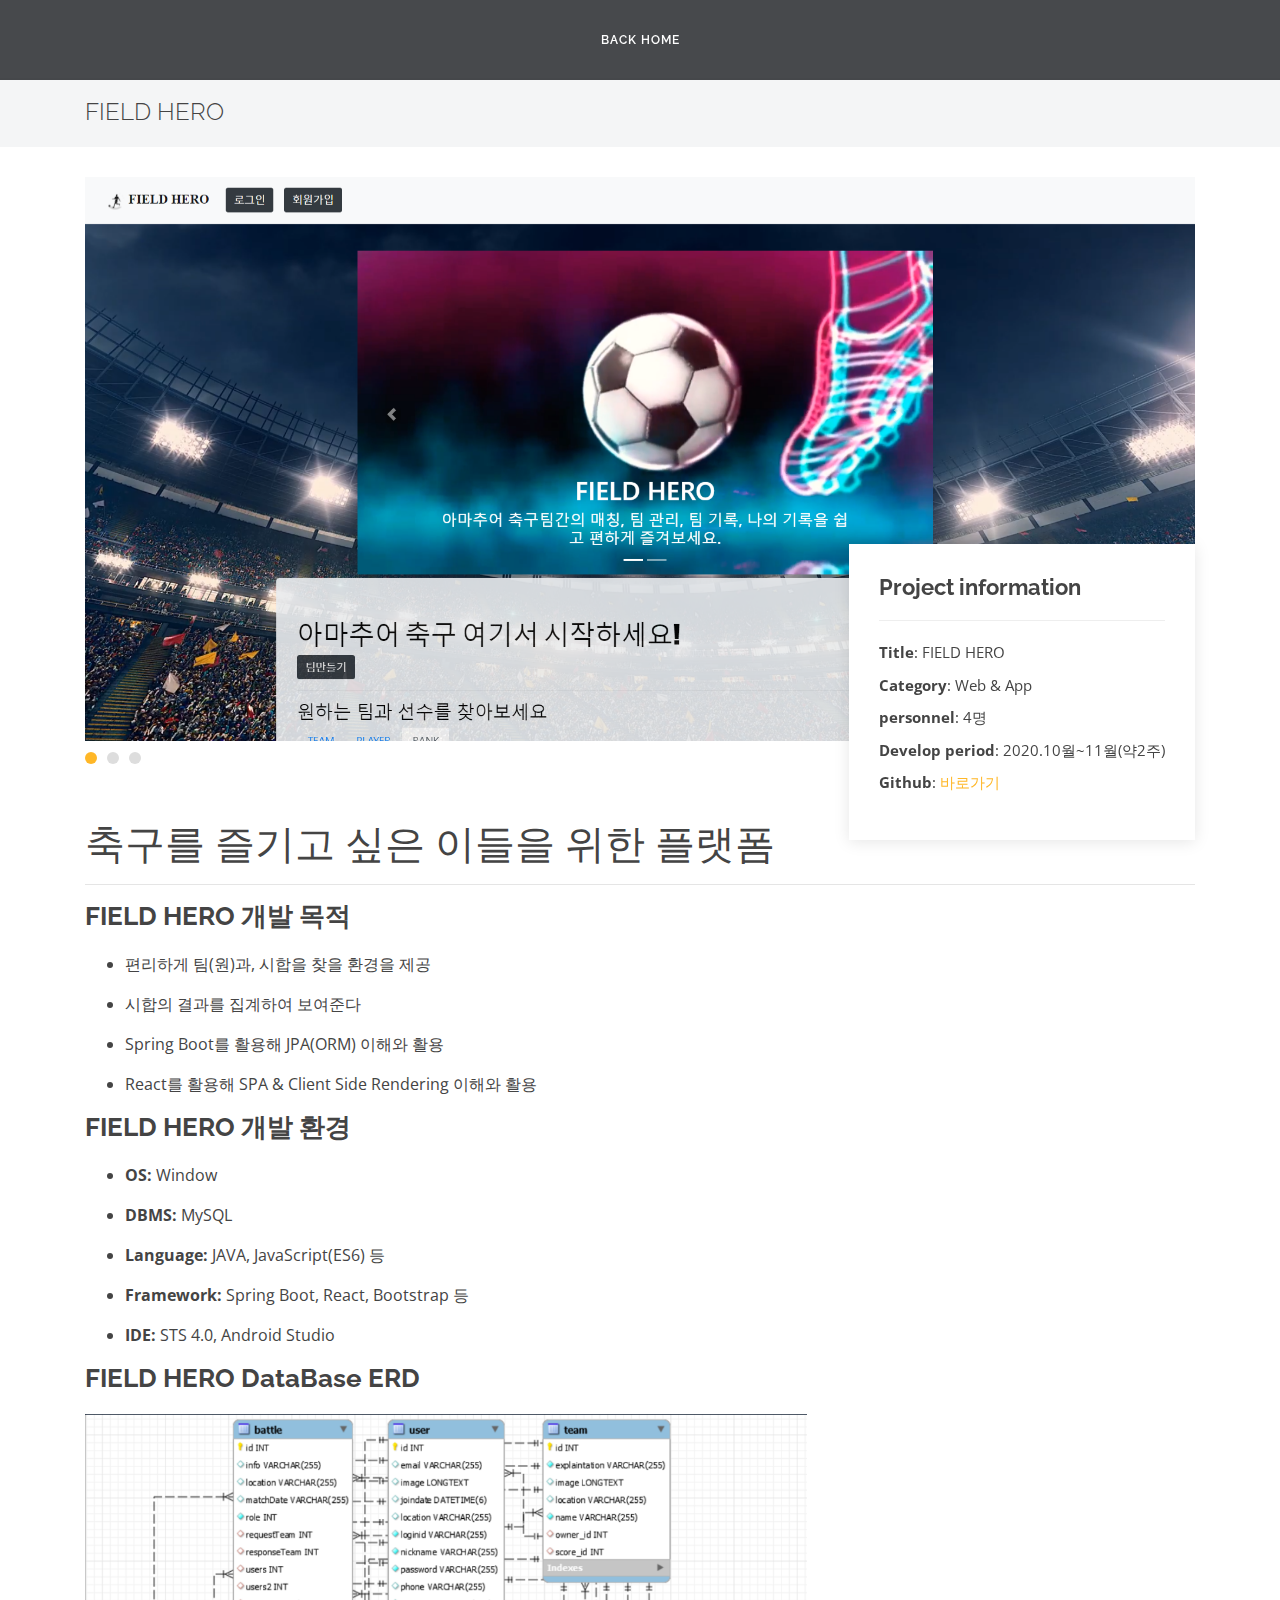
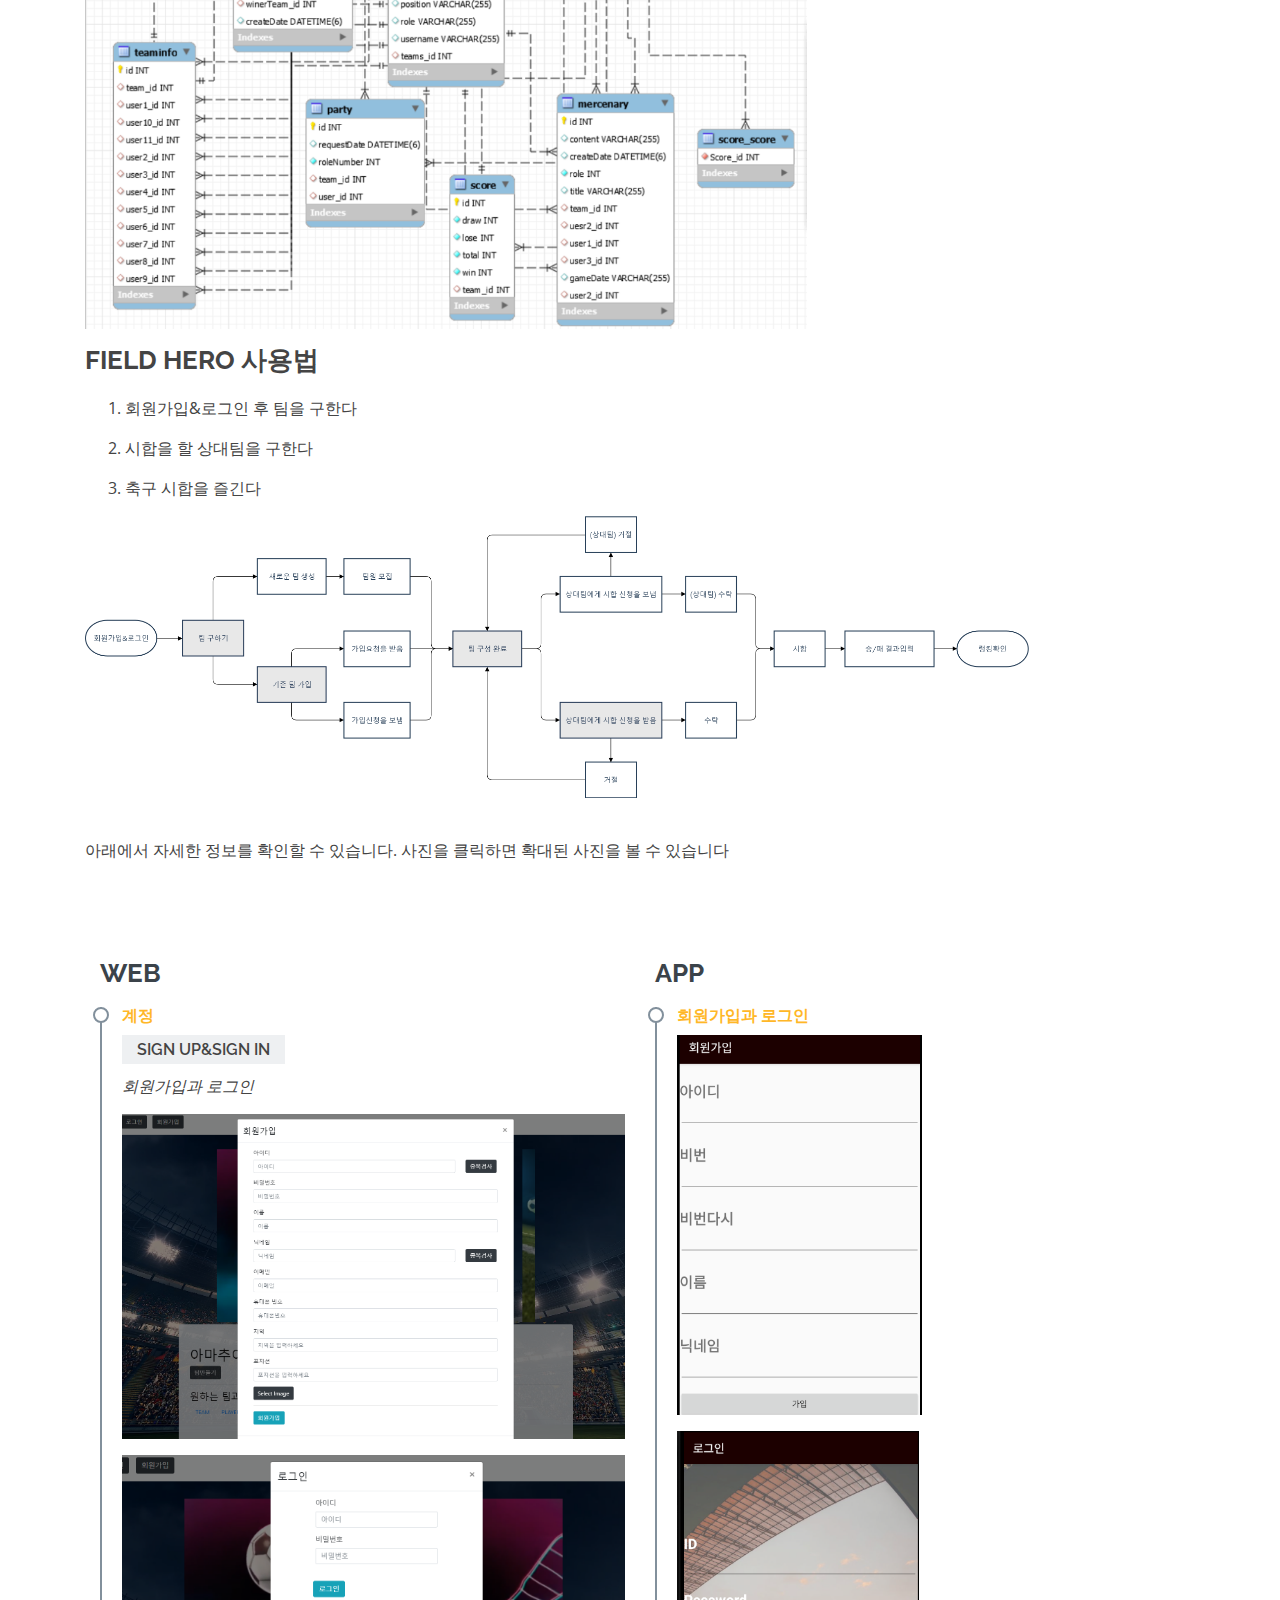
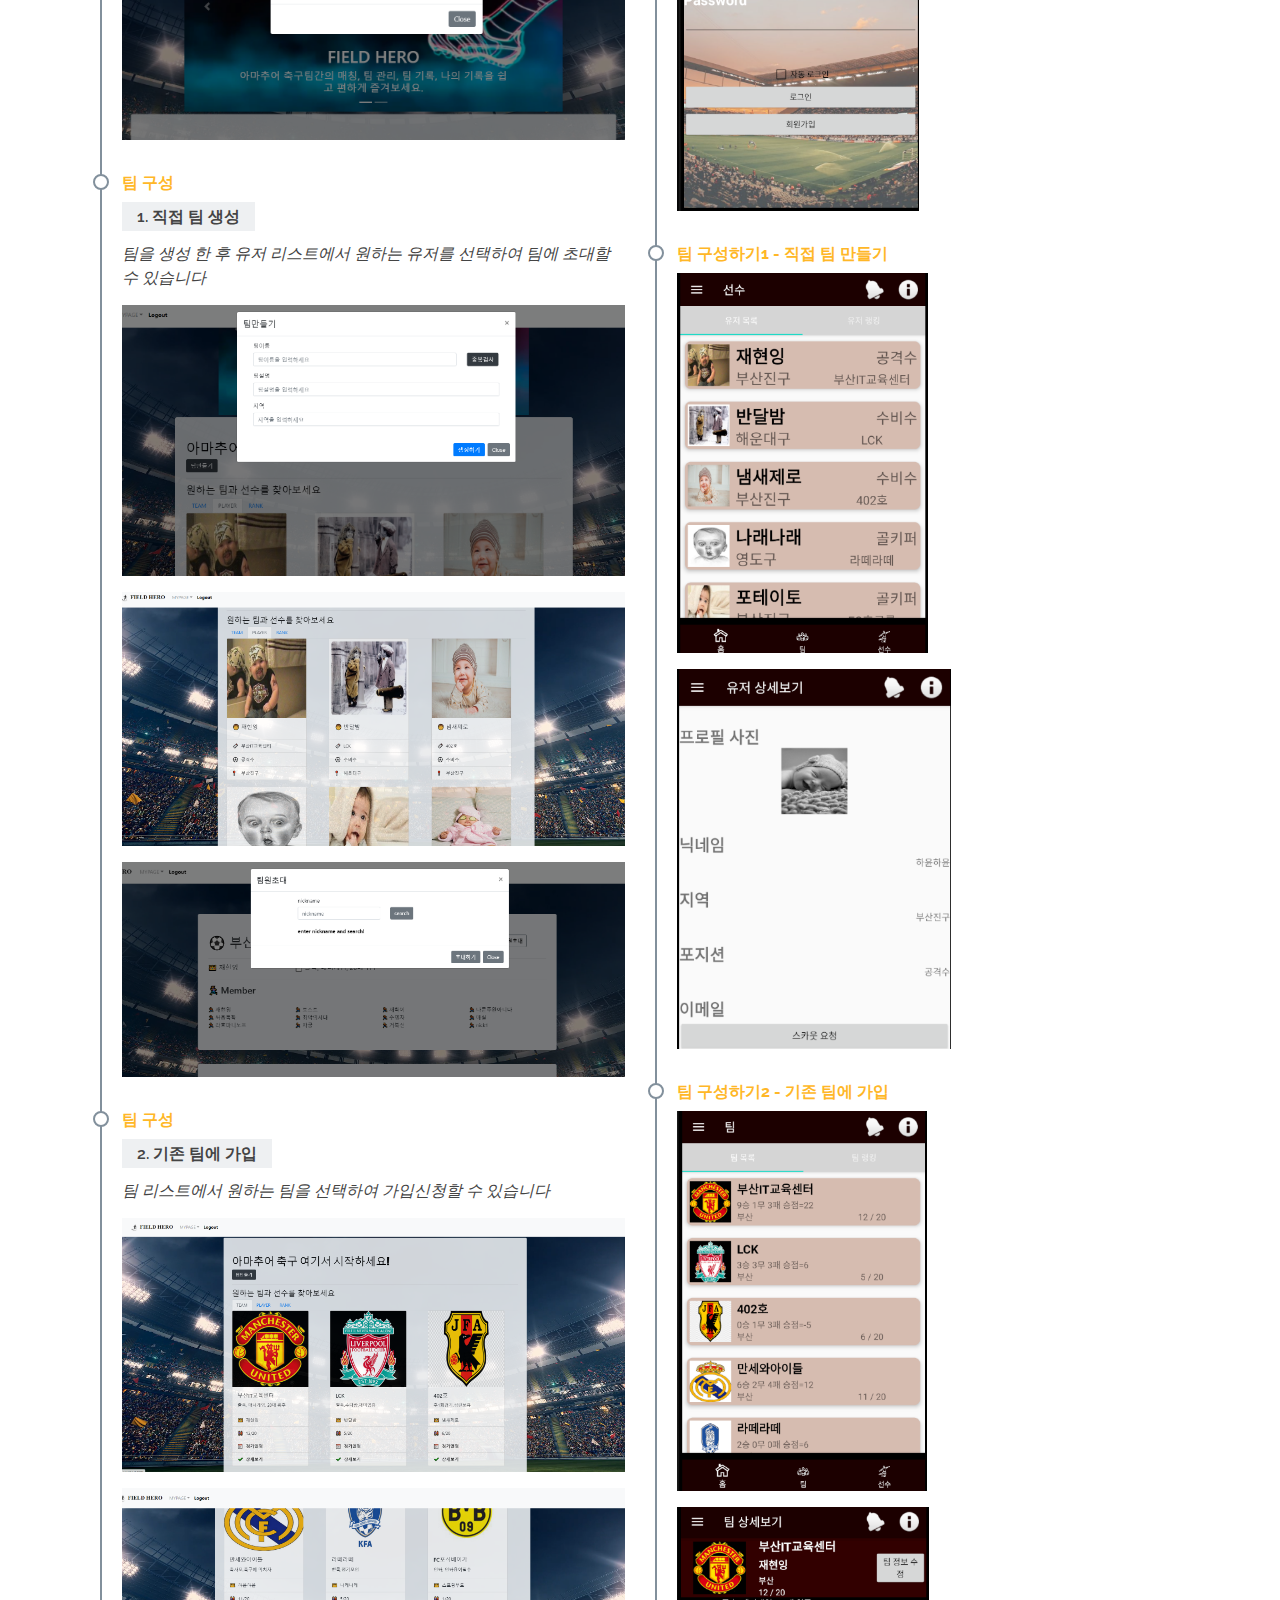
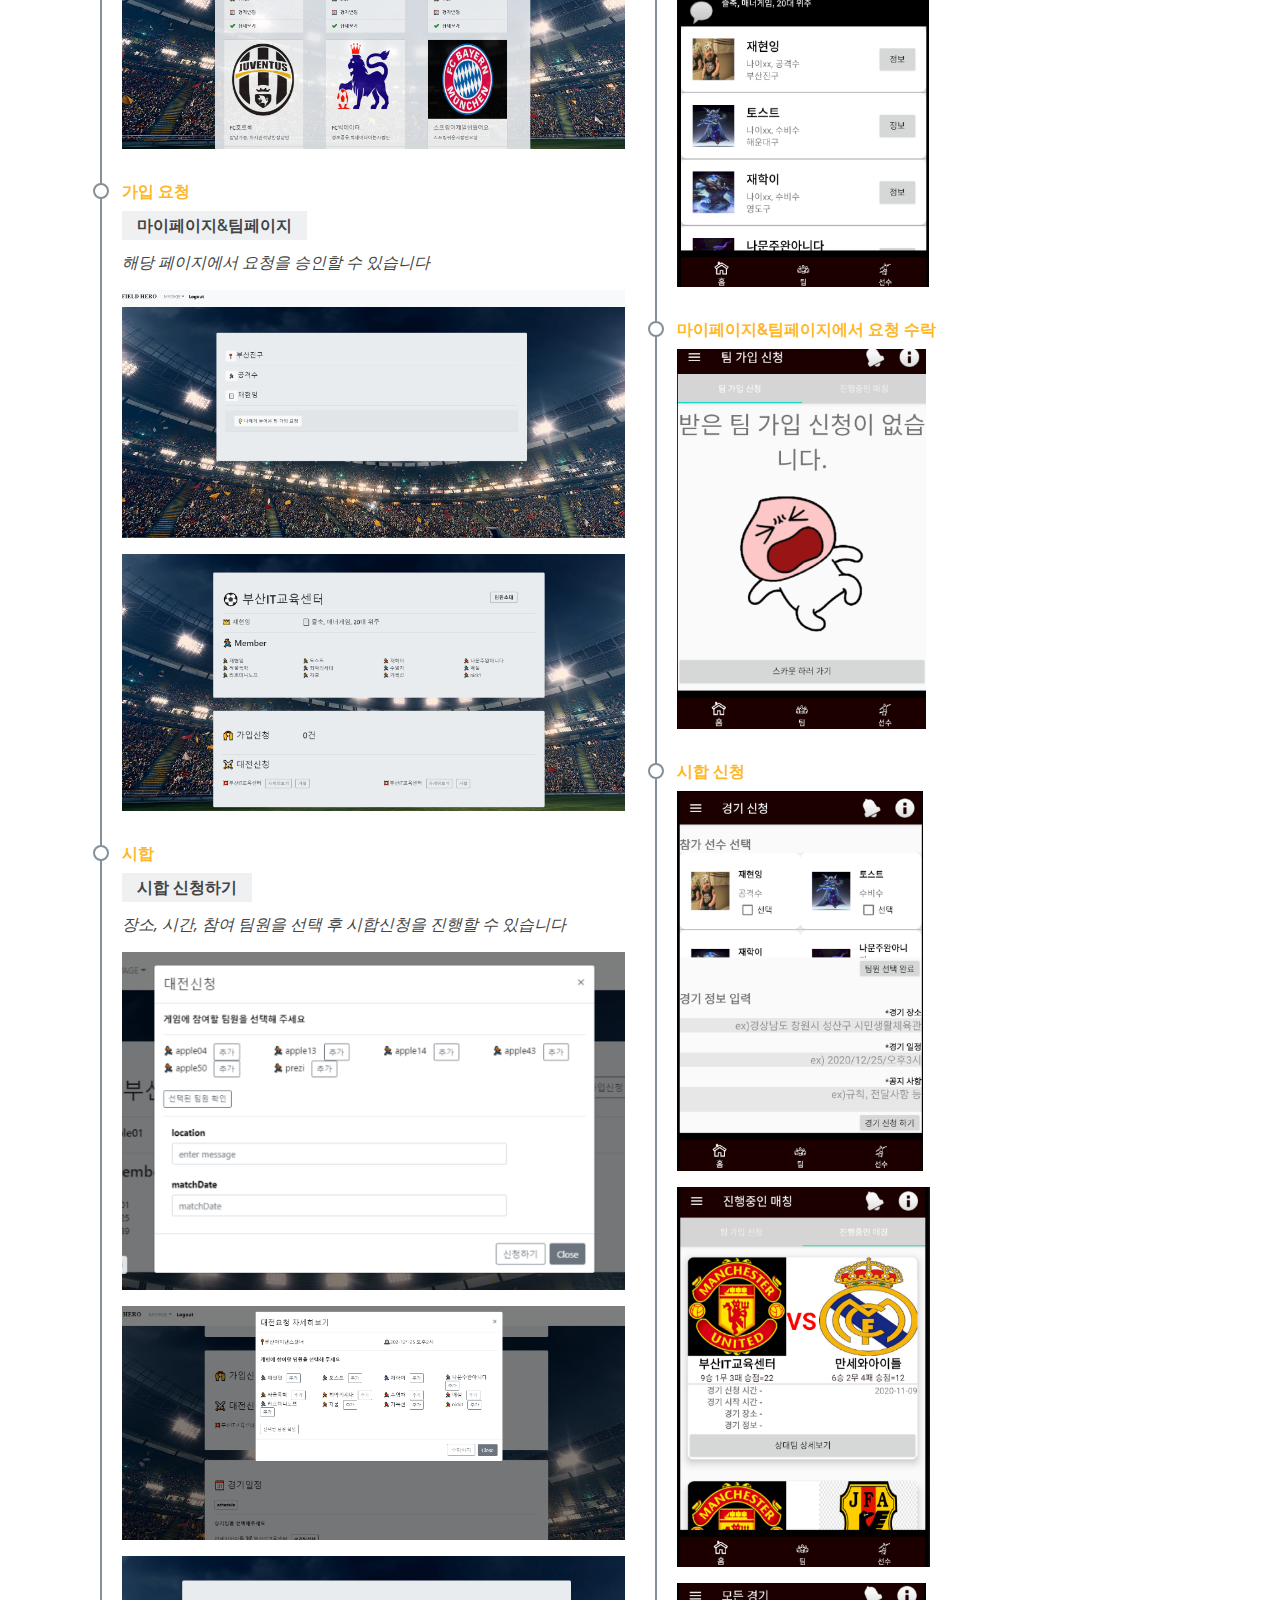
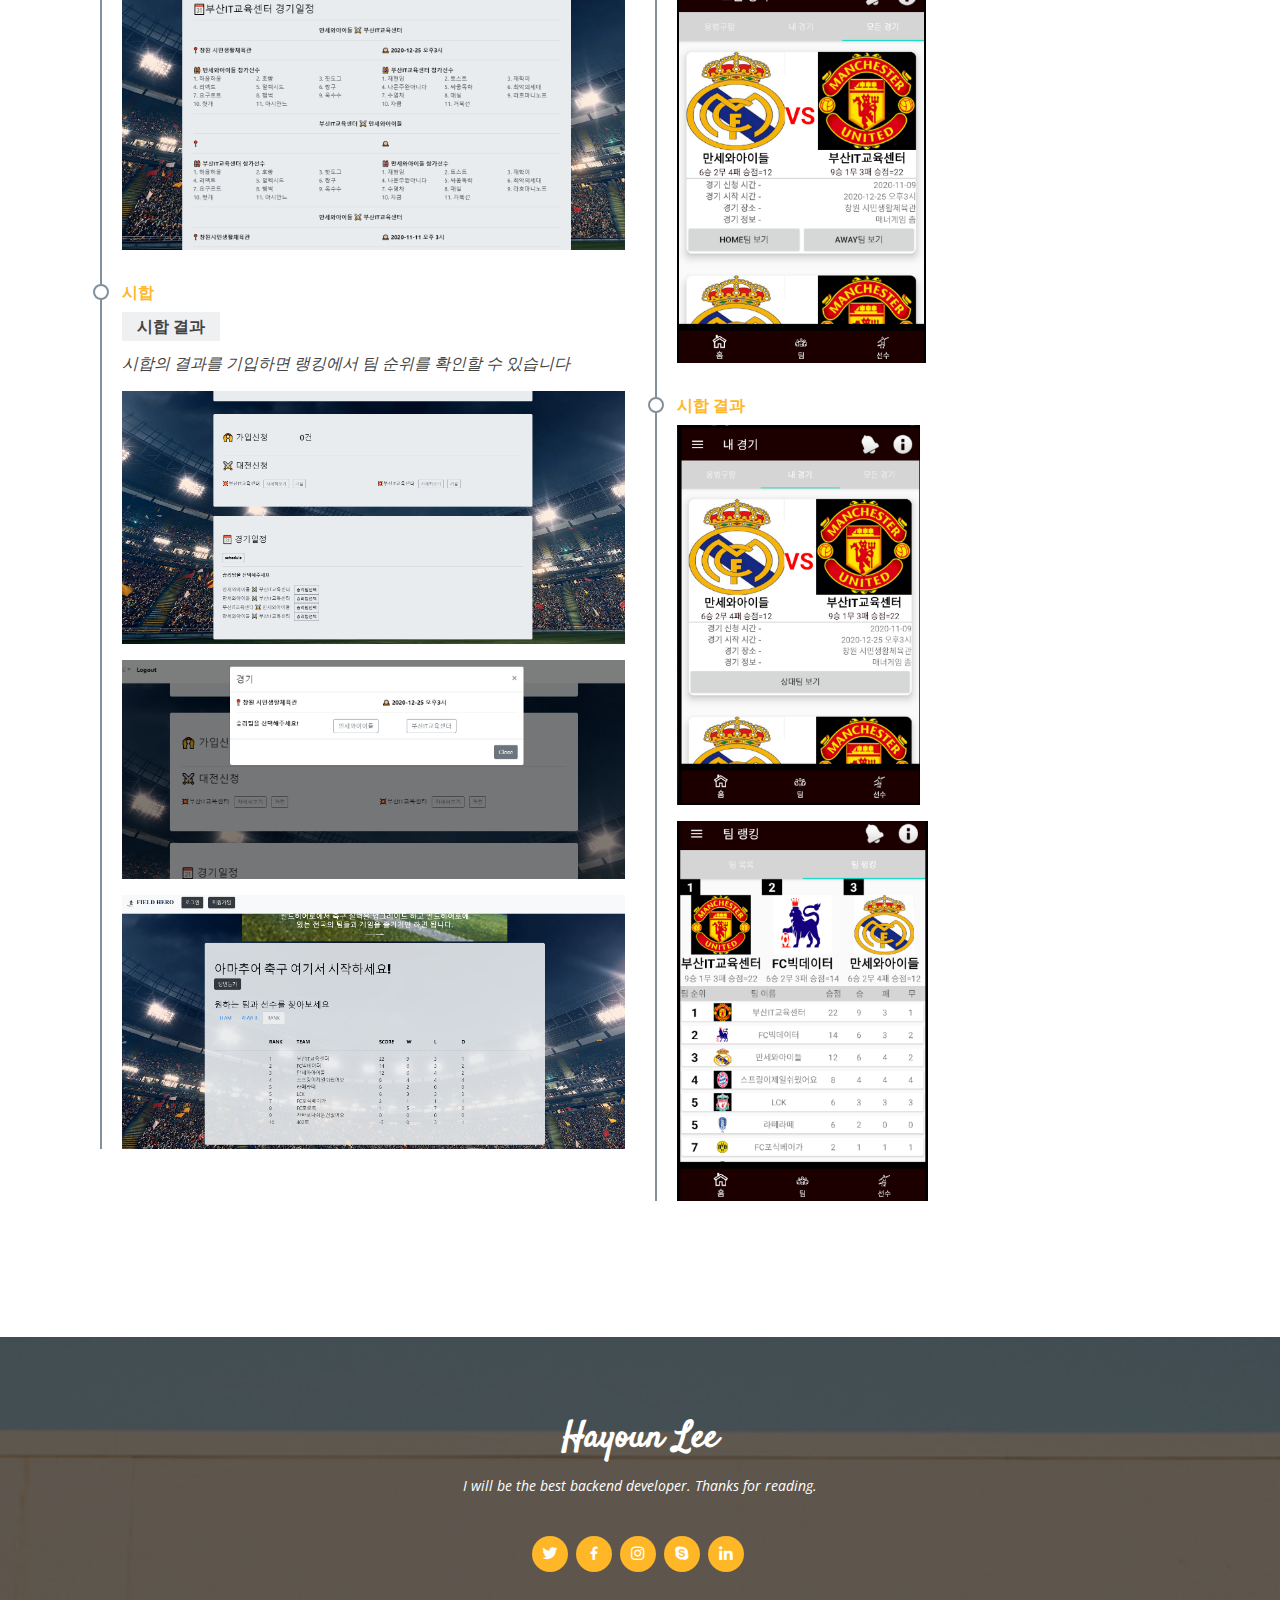
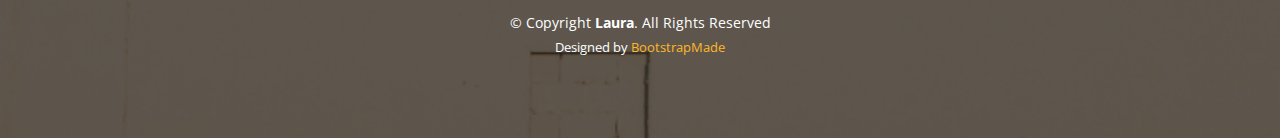
<file: portfolio-fieldHero.html>
<!DOCTYPE html>
<html lang="en">

<head>
  <meta charset="utf-8">
  <meta content="width=device-width, initial-scale=1.0" name="viewport">

  <title>Portfolio Details - Laura Bootstrap Template</title>
  <meta content="" name="descriptison">
  <meta content="" name="keywords">

  <!-- Favicons -->
  <link href="assets/img/favicon.png" rel="icon">
  <link href="assets/img/apple-touch-icon.png" rel="apple-touch-icon">

  <!-- Google Fonts -->
  <link href="https://fonts.googleapis.com/css?family=Open+Sans:300,300i,400,400i,600,600i,700,700i|Raleway:300,300i,400,400i,500,500i,600,600i,700,700i|Satisfy" rel="stylesheet">

  <!-- Vendor CSS Files -->
  <link href="assets/vendor/bootstrap/css/bootstrap.min.css" rel="stylesheet">
  <link href="assets/vendor/icofont/icofont.min.css" rel="stylesheet">
  <link href="assets/vendor/boxicons/css/boxicons.min.css" rel="stylesheet">
  <link href="assets/vendor/owl.carousel/assets/owl.carousel.min.css" rel="stylesheet">
  <link href="assets/vendor/venobox/venobox.css" rel="stylesheet">

  <!-- Template Main CSS File -->
  <link href="assets/css/style.css" rel="stylesheet">

  <!-- =======================================================
  * Template Name: Laura - v2.1.0
  * Template URL: https://bootstrapmade.com/laura-free-creative-bootstrap-theme/
  * Author: BootstrapMade.com
  * License: https://bootstrapmade.com/license/
  ======================================================== -->
</head>

<body>

  <!-- ======= Header ======= -->
  <header id="header" class="fixed-top  d-flex justify-content-center align-items-center ">

    <nav class="nav-menu d-none d-lg-block">
      <a href="index.html">Back Home</a>
    </nav><!-- .nav-menu -->

  </header><!-- End Header -->

  <main id="main">

    <!-- ======= Breadcrumbs Section ======= -->
    <section class="breadcrumbs">
      <div class="container">

        <div class="d-flex justify-content-between align-items-center">
          <h2>FIELD HERO</h2>
        </div>

      </div>
    </section><!-- Breadcrumbs Section -->

    <!-- ======= Portfolio Details Section ======= -->
    <section class="portfolio-details">
      <div class="container">

        <div class="portfolio-details-container">

          <div class="owl-carousel portfolio-details-carousel">
            <img src="assets/img/fieldhero/web/main.PNG" class="img-fluid" alt="">
            <img src="assets/img/fieldhero/web/teamList.PNG" class="img-fluid" alt="">
            <img src="assets/img/fieldhero/web/rank.PNG" class="img-fluid" alt="">
          </div>

          <div class="portfolio-info">
            <h3>Project information</h3>
            <ul>
              <li><strong>Title</strong>: FIELD HERO</li>
              <li><strong>Category</strong>: Web & App</li>
              <li><strong>personnel</strong>: 4명</li>
              <li><strong>Develop period</strong>: 2020.10월~11월(약2주)</li>
              <li><strong>Github</strong>: <a href="https://github.com/lhyoun/springBootProject">바로가기</a></li>
            </ul>
          </div>

        </div>

        <div class="portfolio-description">
          <h1>축구를 즐기고 싶은 이들을 위한 플랫폼</h1>
          <hr/>

          <h2>FIELD HERO 개발 목적</h2>
          <ul>
            <li><p>편리하게 팀(원)과, 시합을 찾을 환경을 제공</p></li>
            <li><p>시합의 결과를 집계하여 보여준다</p></li>
            <li><p>Spring Boot를 활용해 JPA(ORM) 이해와 활용</p></li>
            <li><p>React를 활용해 SPA & Client Side Rendering 이해와 활용</p></li>
          </ul>

          <h2>FIELD HERO 개발 환경</h2>
          <ul>
            <li><p><strong>OS:</strong> Window</li></p></li>
            <li><p><strong>DBMS:</strong> MySQL</li></p></li>
            <li><p><strong>Language:</strong> JAVA, JavaScript(ES6) 등</li></p></li>
            <li><p><strong>Framework:</strong> Spring Boot, React, Bootstrap 등</li></p></li>
            <li><p><strong>IDE:</strong> STS 4.0, Android Studio</li></p></li>
          </ul>

          <h2>FIELD HERO DataBase ERD</h2>
          <a href="assets/img/fieldhero/database.PNG" data-gall="portfolioGallery" class="venobox preview-link" title="App 1">
            <p><img style="width: 65%; height: 65%;" src="assets/img/fieldhero/database.PNG"></p>
          </a>

          <h2>FIELD HERO 사용법</h2>
          <ol>
            <li><p>회원가입&로그인 후 팀을 구한다</p></li>
            <li><p>시합을 할 상대팀을 구한다</p></li>
            <li><p>축구 시합을 즐긴다</p></li>
          </ol>
          <a href="assets/img/fieldhero/flowchart.png" data-gall="portfolioGallery" class="venobox preview-link" title="App 1">
            <p><img style="width: 85%; height: 85%;" src="assets/img/fieldhero/flowchart.png"></p>
          </a>
          <br/>
          <p>아래에서 자세한 정보를 확인할 수 있습니다. 사진을 클릭하면 확대된 사진을 볼 수 있습니다</p>

          <section id="resume" class="resume">
            <div class="container">
              <div class="row">
                <div class="col-lg-6">
                  <h3 class="resume-title">WEB</h3>

                  <div class="resume-item">
                    <h4>계정</h4>
                    <h5>SIGN UP&SIGN IN</h5>
                    <p><em>회원가입과 로그인</em></p>
                    <a href="assets/img/fieldhero/web/join.PNG" data-gall="portfolioGallery" class="venobox preview-link" title="App 1">
                      <p><img style="width: 100%; height: 100%;" src="assets/img/fieldhero/web/join.PNG"></p>
                    </a>
                    <a href="assets/img/fieldhero/web/login.PNG" data-gall="portfolioGallery" class="venobox preview-link" title="App 1">
                      <p><img style="width: 100%; height: 100%;" src="assets/img/fieldhero/web/login.PNG"></p>
                    </a>
                  </div>

                  <div class="resume-item">
                    <h4>팀 구성</h4>
                    <h5>1. 직접 팀 생성</h5>
                    <p><em>팀을 생성 한 후 유저 리스트에서 원하는 유저를 선택하여 팀에 초대할 수 있습니다</em></p>
                    <a href="assets/img/fieldhero/web/createTeam.PNG" data-gall="portfolioGallery" class="venobox preview-link" title="App 1">
                      <p><img style="width: 100%; height: 100%;" src="assets/img/fieldhero/web/createTeam.PNG"></p>
                    </a>
                    <a href="assets/img/fieldhero/web/userList.PNG" data-gall="portfolioGallery" class="venobox preview-link" title="App 1">
                      <p><img style="width: 100%; height: 100%;" src="assets/img/fieldhero/web/userList.PNG"></p>
                    </a>
                    <a href="assets/img/fieldhero/web/팀원초대.PNG" data-gall="portfolioGallery" class="venobox preview-link" title="App 1">
                      <p><img style="width: 100%; height: 100%;" src="assets/img/fieldhero/web/팀원초대.PNG"></p>
                    </a>
                  </div>

                  <div class="resume-item">
                    <h4>팀 구성</h4>
                    <h5>2. 기존 팀에 가입</h5>
                    <p><em>팀 리스트에서 원하는 팀을 선택하여 가입신청할 수 있습니다</em></p>
                    <a href="assets/img/fieldhero/web/teamList.PNG" data-gall="portfolioGallery" class="venobox preview-link" title="App 1">
                      <p><img style="width: 100%; height: 100%;" src="assets/img/fieldhero/web/teamList.PNG"></p>
                    </a>
                    <a href="assets/img/fieldhero/web/teamList3.PNG" data-gall="portfolioGallery" class="venobox preview-link" title="App 1">
                      <p><img style="width: 100%; height: 100%;" src="assets/img/fieldhero/web/teamList3.PNG"></p>
                    </a>
                  </div>

                  <div class="resume-item">
                    <h4>가입 요청</h4>
                    <h5>마이페이지&팀페이지</h5>
                    <p><em>해당 페이지에서 요청을 승인할 수 있습니다</em></p>
                    <a href="assets/img/fieldhero/web/마이페이지.PNG" data-gall="portfolioGallery" class="venobox preview-link" title="App 1">
                      <p><img style="width: 100%; height: 100%;" src="assets/img/fieldhero/web/마이페이지.PNG"></p>
                    </a>
                    <a href="assets/img/fieldhero/web/팀페이지.PNG" data-gall="portfolioGallery" class="venobox preview-link" title="App 1">
                      <p><img style="width: 100%; height: 100%;" src="assets/img/fieldhero/web/팀페이지.PNG"></p>
                    </a>
                  </div>

                  <div class="resume-item">
                    <h4>시합</h4>
                    <h5>시합 신청하기</h5>
                    <p><em>장소, 시간, 참여 팀원을 선택 후 시합신청을 진행할 수 있습니다</em></p>
                    <a href="assets/img/fieldhero/web/대전신청.PNG" data-gall="portfolioGallery" class="venobox preview-link" title="App 1">
                      <p><img style="width: 100%; height: 100%;" src="assets/img/fieldhero/web/대전신청.PNG"></p>
                    </a>
                    <a href="assets/img/fieldhero/web/requestUser.PNG" data-gall="portfolioGallery" class="venobox preview-link" title="App 1">
                      <p><img style="width: 100%; height: 100%;" src="assets/img/fieldhero/web/requestUser.PNG"></p>
                    </a>
                    <a href="assets/img/fieldhero/web/14.PNG" data-gall="portfolioGallery" class="venobox preview-link" title="App 1">
                      <p><img style="width: 100%; height: 100%;" src="assets/img/fieldhero/web/14.PNG"></p>
                    </a>
                  </div>

                  <div class="resume-item">
                    <h4>시합</h4>
                    <h5>시합 결과</h5>
                    <p><em>시합의 결과를 기입하면 랭킹에서 팀 순위를 확인할 수 있습니다</em></p>                    
                    <a href="assets/img/fieldhero/web/팀페이지2.PNG" data-gall="portfolioGallery" class="venobox preview-link" title="App 1">
                      <p><img style="width: 100%; height: 100%;" src="assets/img/fieldhero/web/팀페이지2.PNG"></p>
                    </a>
                    <a href="assets/img/fieldhero/web/15.PNG" data-gall="portfolioGallery" class="venobox preview-link" title="App 1">
                      <p><img style="width: 100%; height: 100%;" src="assets/img/fieldhero/web/15.PNG"></p>
                    </a>
                    <a href="assets/img/fieldhero/web/rank.PNG" data-gall="portfolioGallery" class="venobox preview-link" title="App 1">
                      <p><img style="width: 100%; height: 100%;" src="assets/img/fieldhero/web/rank.PNG"></p>
                    </a>
                  </div>
                </div>
              



                <div class="col-lg-6">
                  <h3 class="resume-title">APP</h3>
                    <!-- <h5>2014.3 - 2020.2</h5>
                    <p><em>간단한 설명</em></p> -->
                  <div class="resume-item">
                    <h4>회원가입과 로그인</h4>
                    <a href="assets/img/fieldhero/app/17.PNG" data-gall="portfolioGallery" class="venobox preview-link" title="App 1">
                      <p><img style="width: auto; height: 380px;" src="assets/img/fieldhero/app/17.PNG"></p>
                    </a>
                    <a href="assets/img/fieldhero/app/로그인.PNG" data-gall="portfolioGallery" class="venobox preview-link" title="App 1">
                      <p><img style="width: auto; height: 380px;" src="assets/img/fieldhero/app/로그인.PNG"></p>
                    </a>
                  </div>

                  <div class="resume-item">
                    <h4>팀 구성하기1 - 직접 팀 만들기</h4>              
                    <a href="assets/img/fieldhero/app/유저리스트 (2).PNG" data-gall="portfolioGallery" class="venobox preview-link" title="App 1">
                      <p><img style="width: auto; height: 380px;" src="assets/img/fieldhero/app/유저리스트 (2).PNG"></p>
                    </a>                    
                    <a href="assets/img/fieldhero/app/유저상세보기.PNG" data-gall="portfolioGallery" class="venobox preview-link" title="App 1">
                      <p><img style="width: auto; height: 380px;" src="assets/img/fieldhero/app/유저상세보기.PNG"></p>
                    </a>
                  </div>

                  <div class="resume-item">
                    <h4>팀 구성하기2 - 기존 팀에 가입</h4>
                    <a href="assets/img/fieldhero/app/팀리스트.PNG" data-gall="portfolioGallery" class="venobox preview-link" title="App 1">
                      <p><img style="width: auto; height: 380px;" src="assets/img/fieldhero/app/팀리스트.PNG"></p>
                    </a>                    
                    <a href="assets/img/fieldhero/app/12.PNG" data-gall="portfolioGallery" class="venobox preview-link" title="App 1">
                      <p><img style="width: auto; height: 380px;" src="assets/img/fieldhero/app/12.PNG"></p>
                    </a>
                  </div>

                  <div class="resume-item">
                    <h4>마이페이지&팀페이지에서 요청 수락</h4>
                    <a href="assets/img/fieldhero/app/13.PNG" data-gall="portfolioGallery" class="venobox preview-link" title="App 1">
                      <p><img style="width: auto; height: 380px;" src="assets/img/fieldhero/app/13.PNG"></p>
                    </a>                    
                  </div>

                  <div class="resume-item">
                    <h4>시합 신청</h4>
                    <a href="assets/img/fieldhero/app/경기신청.PNG" data-gall="portfolioGallery" class="venobox preview-link" title="App 1">
                      <p><img style="width: auto; height: 380px;" src="assets/img/fieldhero/app/경기신청.PNG"></p>
                    </a>                    
                    <a href="assets/img/fieldhero/app/14.PNG" data-gall="portfolioGallery" class="venobox preview-link" title="App 1">
                      <p><img style="width: auto; height: 380px;" src="assets/img/fieldhero/app/14.PNG"></p>
                    </a>                    
                    <a href="assets/img/fieldhero/app/경기예정.PNG" data-gall="portfolioGallery" class="venobox preview-link" title="App 1">
                      <p><img style="width: auto; height: 380px;" src="assets/img/fieldhero/app/경기예정.PNG"></p>
                    </a>
                  </div>

                  <div class="resume-item">
                    <h4>시합 결과</h4>
                    <a href="assets/img/fieldhero/app/내경기.PNG" data-gall="portfolioGallery" class="venobox preview-link" title="App 1">
                      <p><img style="width: auto; height: 380px;" src="assets/img/fieldhero/app/내경기.PNG"></p>
                    </a>                    
                    <a href="assets/img/fieldhero/app/랭킹.PNG" data-gall="portfolioGallery" class="venobox preview-link" title="App 1">
                      <p><img style="width: auto; height: 380px;" src="assets/img/fieldhero/app/랭킹.PNG"></p>
                    </a> 
                  </div>
                </div>
              </div>
            </div>
          </section><!-- End My Resume Section -->
        </div>
      </div>
    </section><!-- End Portfolio Details Section -->

  </main><!-- End #main -->

  <!-- ======= Footer ======= -->
  <footer id="footer">
    <div class="container">
      <h3>Hayoun Lee</h3>
      <p>I will be the best backend developer. Thanks for reading.</p>
      <div class="social-links">
        <a href="#" class="twitter"><i class="bx bxl-twitter"></i></a>
        <a href="#" class="facebook"><i class="bx bxl-facebook"></i></a>
        <a href="#" class="instagram"><i class="bx bxl-instagram"></i></a>
        <a href="#" class="google-plus"><i class="bx bxl-skype"></i></a>
        <a href="#" class="linkedin"><i class="bx bxl-linkedin"></i></a>
      </div>
      <div class="copyright">
        &copy; Copyright <strong><span>Laura</span></strong>. All Rights Reserved
      </div>
      <div class="credits">
        <!-- All the links in the footer should remain intact. -->
        <!-- You can delete the links only if you purchased the pro version. -->
        <!-- Licensing information: https://bootstrapmade.com/license/ -->
        <!-- Purchase the pro version with working PHP/AJAX contact form: https://bootstrapmade.com/laura-free-creative-bootstrap-theme/ -->
        Designed by <a href="https://bootstrapmade.com/">BootstrapMade</a>
      </div>
    </div>
  </footer>
  <!-- End Footer -->

  <a href="#" class="back-to-top"><i class="icofont-simple-up"></i></a>

  <!-- Vendor JS Files -->
  <script src="assets/vendor/jquery/jquery.min.js"></script>
  <script src="assets/vendor/bootstrap/js/bootstrap.bundle.min.js"></script>
  <script src="assets/vendor/jquery.easing/jquery.easing.min.js"></script>
  <script src="assets/vendor/php-email-form/validate.js"></script>
  <script src="assets/vendor/waypoints/jquery.waypoints.min.js"></script>
  <script src="assets/vendor/counterup/counterup.min.js"></script>
  <script src="assets/vendor/owl.carousel/owl.carousel.min.js"></script>
  <script src="assets/vendor/isotope-layout/isotope.pkgd.min.js"></script>
  <script src="assets/vendor/venobox/venobox.min.js"></script>

  <!-- Template Main JS File -->
  <script src="assets/js/main.js"></script>

</body>

</html>
</file>
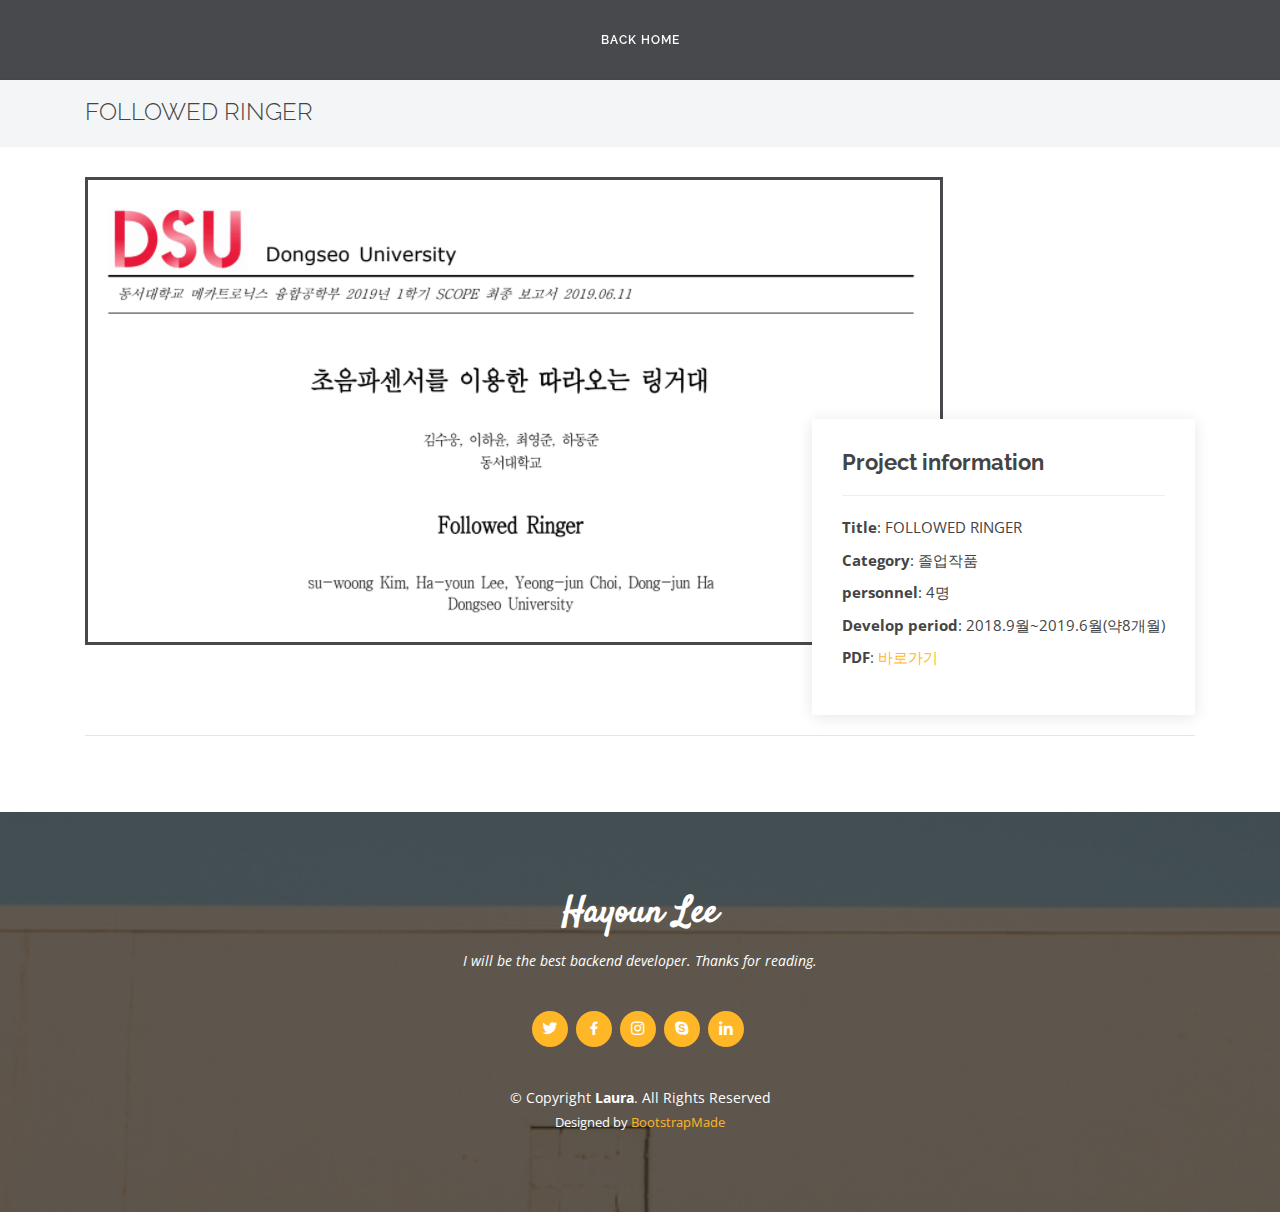
<file: portfolio-finalPro.html>
<!DOCTYPE html>
<html lang="en">
<!-- https://drive.google.com/file/d/11vpzRg7eYV3ftuOrQAC_WiLHOsP5b5z0/view?usp=sharing -->

<head>
  <meta charset="utf-8">
  <meta content="width=device-width, initial-scale=1.0" name="viewport">

  <title>Portfolio Details - Laura Bootstrap Template</title>
  <meta content="" name="descriptison">
  <meta content="" name="keywords">

  <!-- Favicons -->
  <link href="assets/img/favicon.png" rel="icon">
  <link href="assets/img/apple-touch-icon.png" rel="apple-touch-icon">

  <!-- Google Fonts -->
  <link href="https://fonts.googleapis.com/css?family=Open+Sans:300,300i,400,400i,600,600i,700,700i|Raleway:300,300i,400,400i,500,500i,600,600i,700,700i|Satisfy" rel="stylesheet">

  <!-- Vendor CSS Files -->
  <link href="assets/vendor/bootstrap/css/bootstrap.min.css" rel="stylesheet">
  <link href="assets/vendor/icofont/icofont.min.css" rel="stylesheet">
  <link href="assets/vendor/boxicons/css/boxicons.min.css" rel="stylesheet">
  <link href="assets/vendor/owl.carousel/assets/owl.carousel.min.css" rel="stylesheet">
  <link href="assets/vendor/venobox/venobox.css" rel="stylesheet">

  <!-- Template Main CSS File -->
  <link href="assets/css/style.css" rel="stylesheet">

  <!-- =======================================================
  * Template Name: Laura - v2.1.0
  * Template URL: https://bootstrapmade.com/laura-free-creative-bootstrap-theme/
  * Author: BootstrapMade.com
  * License: https://bootstrapmade.com/license/
  ======================================================== -->
</head>

<body>

  <!-- ======= Header ======= -->
  <header id="header" class="fixed-top  d-flex justify-content-center align-items-center ">

    <nav class="nav-menu d-none d-lg-block">
      <a href="index.html">Back Home</a>
    </nav><!-- .nav-menu -->

  </header><!-- End Header -->

  <main id="main">

    <!-- ======= Breadcrumbs Section ======= -->
    <section class="breadcrumbs">
      <div class="container">

        <div class="d-flex justify-content-between align-items-center">
          <h2>FOLLOWED RINGER</h2>
        </div>

      </div>
    </section><!-- Breadcrumbs Section -->

    <!-- ======= Portfolio Details Section ======= -->
    <section class="portfolio-details">
      <div class="container">

        <div class="portfolio-details-container">

          <img style="border:3px solid rgba(25, 28, 31, 0.8);" src="assets/img/portfolio/portfolio-4.PNG" class="img-fluid" alt="">

          <div class="portfolio-info">
            <h3>Project information</h3>
            <ul>
              <li><strong>Title</strong>: FOLLOWED RINGER</li>
              <li><strong>Category</strong>: 졸업작품</li>
              <li><strong>personnel</strong>: 4명</li>
              <li><strong>Develop period</strong>: 2018.9월~2019.6월(약8개월)</li>
              <li><strong>PDF</strong>: <a href="https://drive.google.com/file/d/11vpzRg7eYV3ftuOrQAC_WiLHOsP5b5z0/view?usp=sharing">바로가기</a></li>
            </ul>
          </div>

        </div>

        <div class="portfolio-description">
          <br/>
          <hr/>
        </div>
      </div>
    </section><!-- End Portfolio Details Section -->

  </main><!-- End #main -->

  <!-- ======= Footer ======= -->
  <footer id="footer">
    <div class="container">
      <h3>Hayoun Lee</h3>
      <p>I will be the best backend developer. Thanks for reading.</p>
      <div class="social-links">
        <a href="#" class="twitter"><i class="bx bxl-twitter"></i></a>
        <a href="#" class="facebook"><i class="bx bxl-facebook"></i></a>
        <a href="#" class="instagram"><i class="bx bxl-instagram"></i></a>
        <a href="#" class="google-plus"><i class="bx bxl-skype"></i></a>
        <a href="#" class="linkedin"><i class="bx bxl-linkedin"></i></a>
      </div>
      <div class="copyright">
        &copy; Copyright <strong><span>Laura</span></strong>. All Rights Reserved
      </div>
      <div class="credits">
        <!-- All the links in the footer should remain intact. -->
        <!-- You can delete the links only if you purchased the pro version. -->
        <!-- Licensing information: https://bootstrapmade.com/license/ -->
        <!-- Purchase the pro version with working PHP/AJAX contact form: https://bootstrapmade.com/laura-free-creative-bootstrap-theme/ -->
        Designed by <a href="https://bootstrapmade.com/">BootstrapMade</a>
      </div>
    </div>
  </footer>
  <!-- End Footer -->

  <a href="#" class="back-to-top"><i class="icofont-simple-up"></i></a>

  <!-- Vendor JS Files -->
  <script src="assets/vendor/jquery/jquery.min.js"></script>
  <script src="assets/vendor/bootstrap/js/bootstrap.bundle.min.js"></script>
  <script src="assets/vendor/jquery.easing/jquery.easing.min.js"></script>
  <script src="assets/vendor/php-email-form/validate.js"></script>
  <script src="assets/vendor/waypoints/jquery.waypoints.min.js"></script>
  <script src="assets/vendor/counterup/counterup.min.js"></script>
  <script src="assets/vendor/owl.carousel/owl.carousel.min.js"></script>
  <script src="assets/vendor/isotope-layout/isotope.pkgd.min.js"></script>
  <script src="assets/vendor/venobox/venobox.min.js"></script>

  <!-- Template Main JS File -->
  <script src="assets/js/main.js"></script>

</body>

</html>
</file>
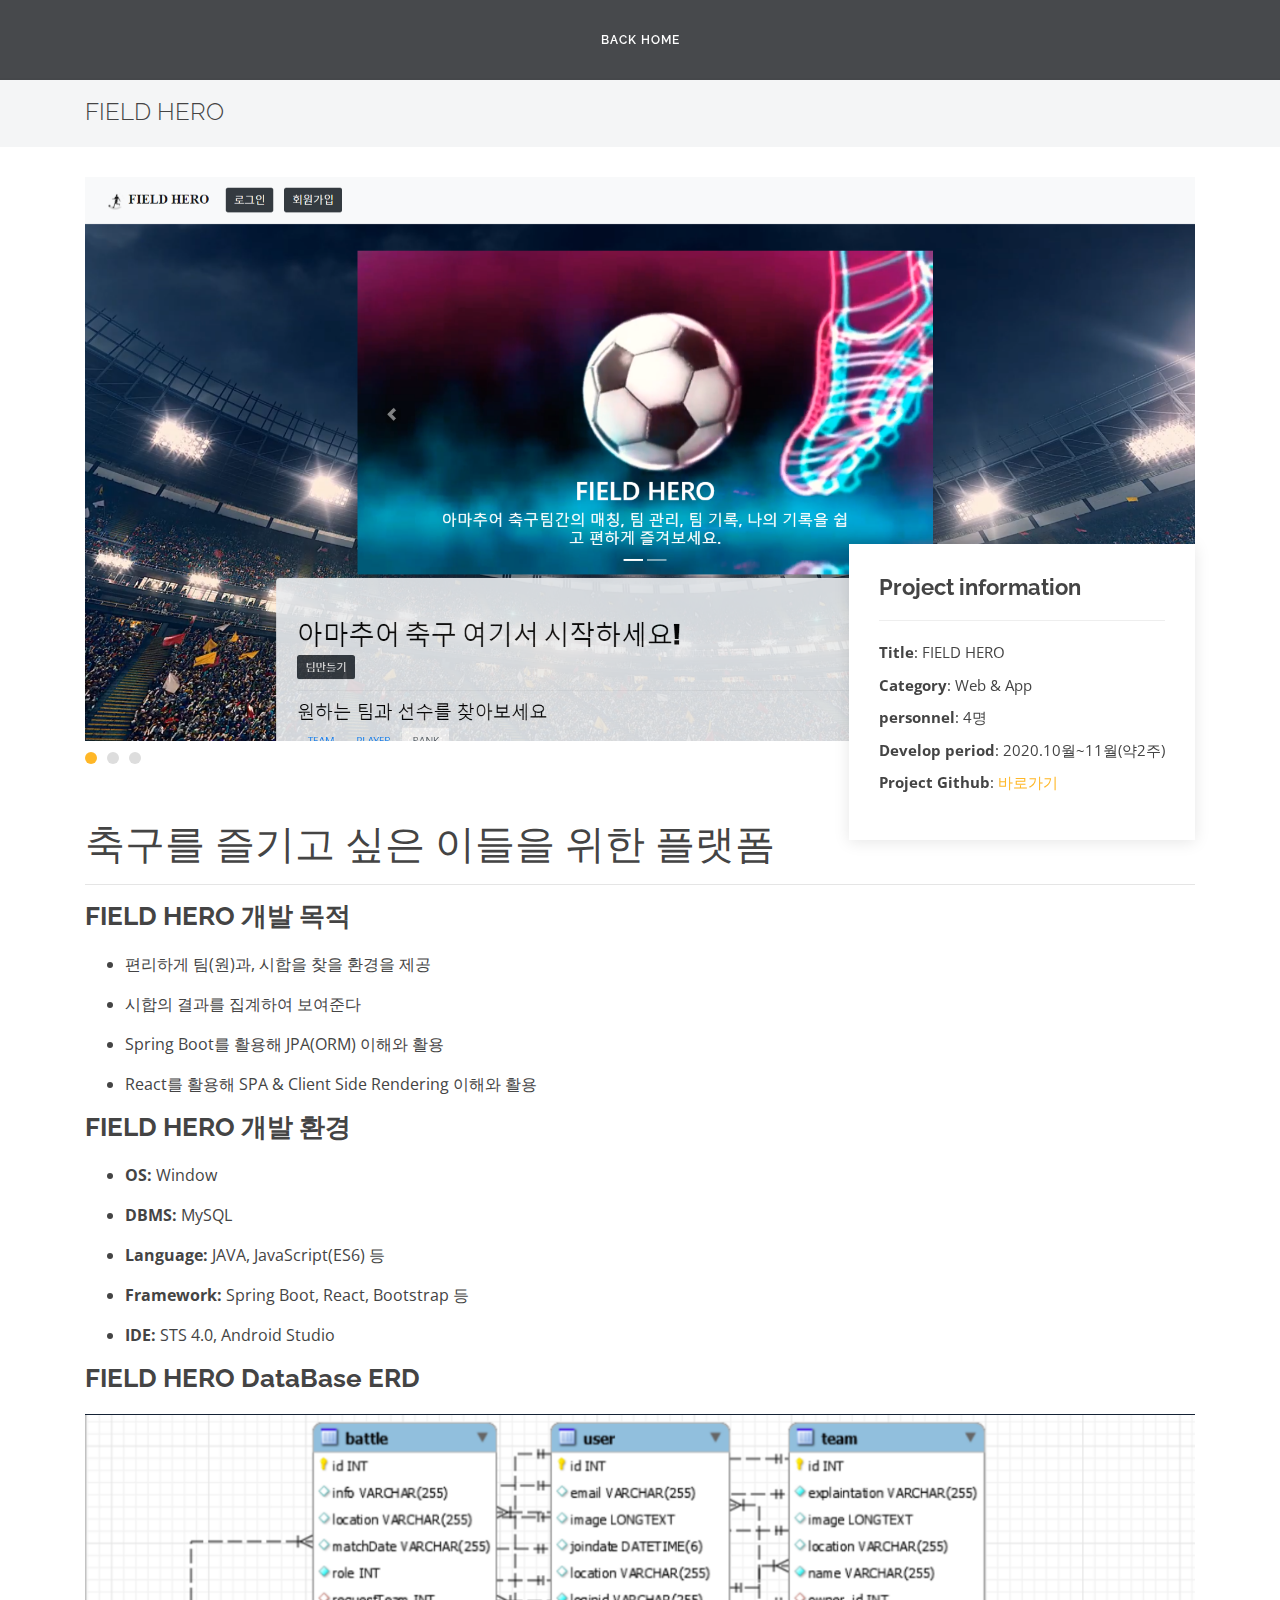
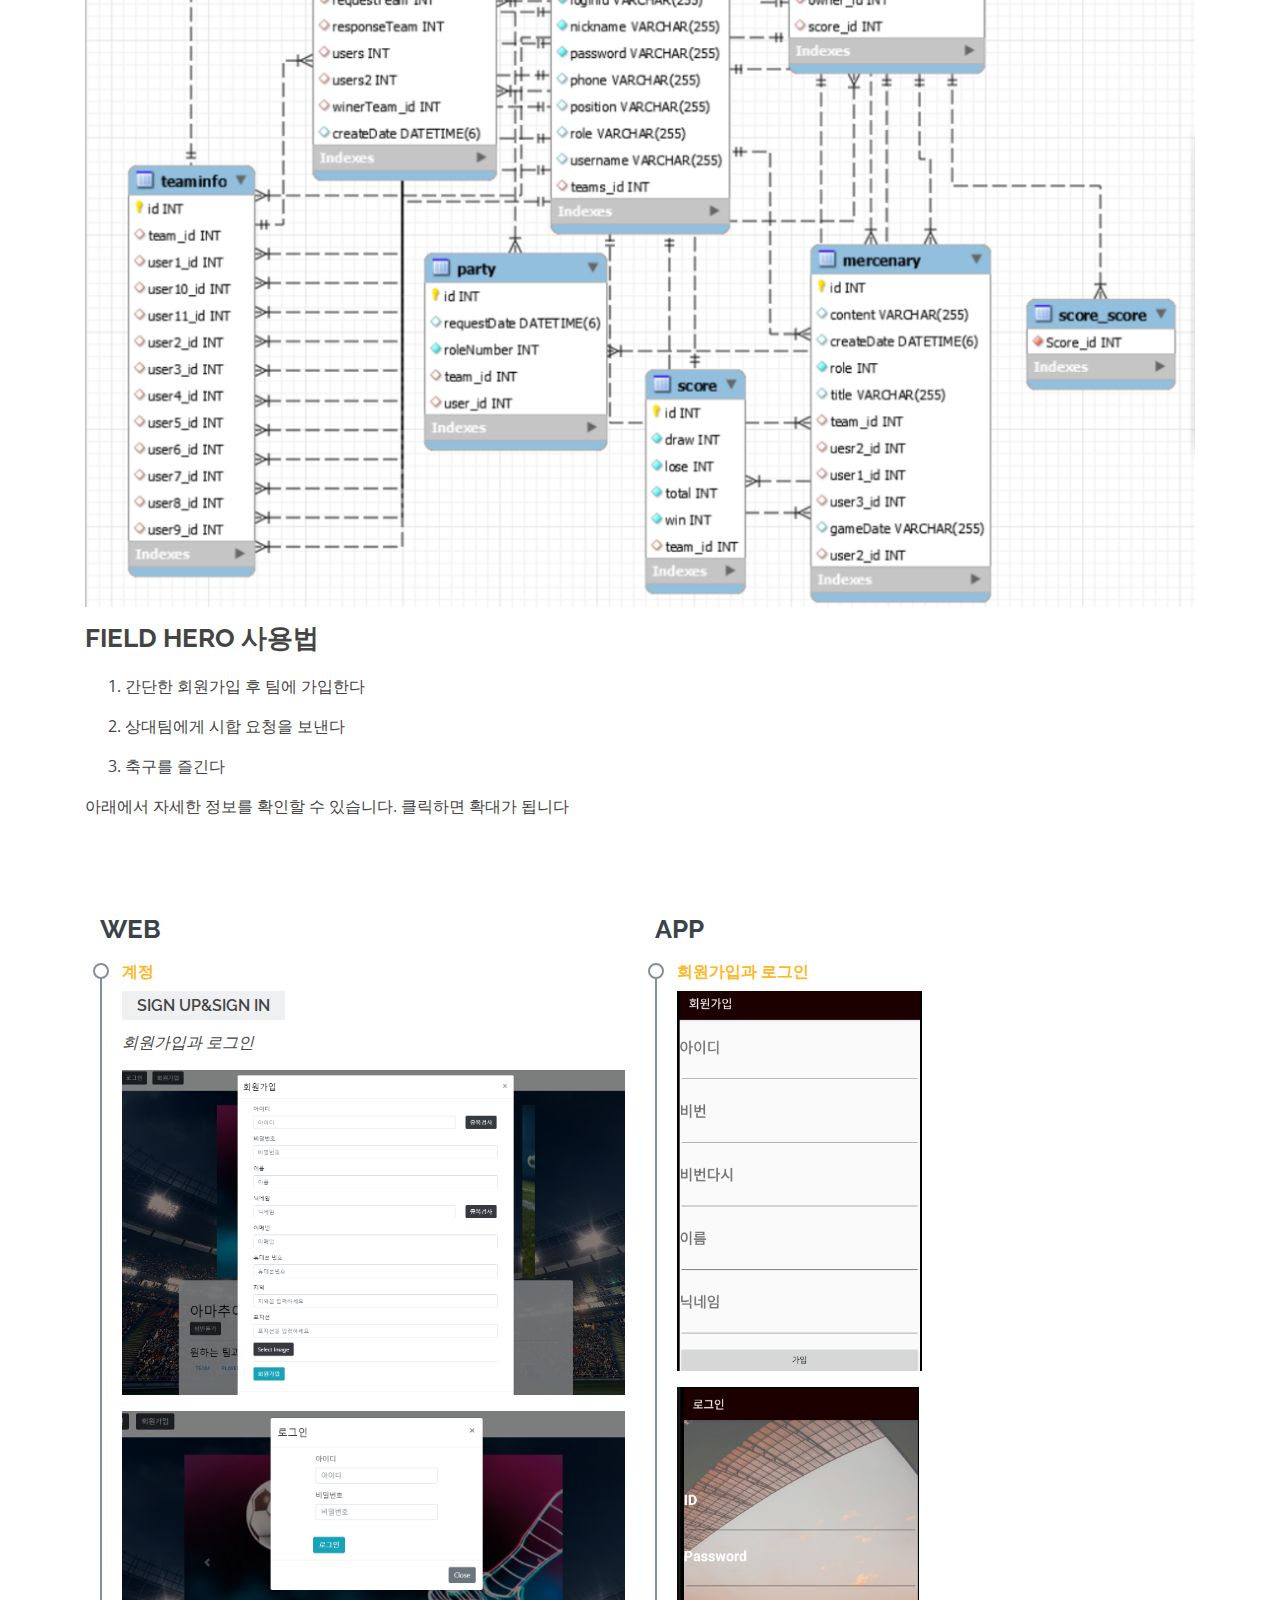
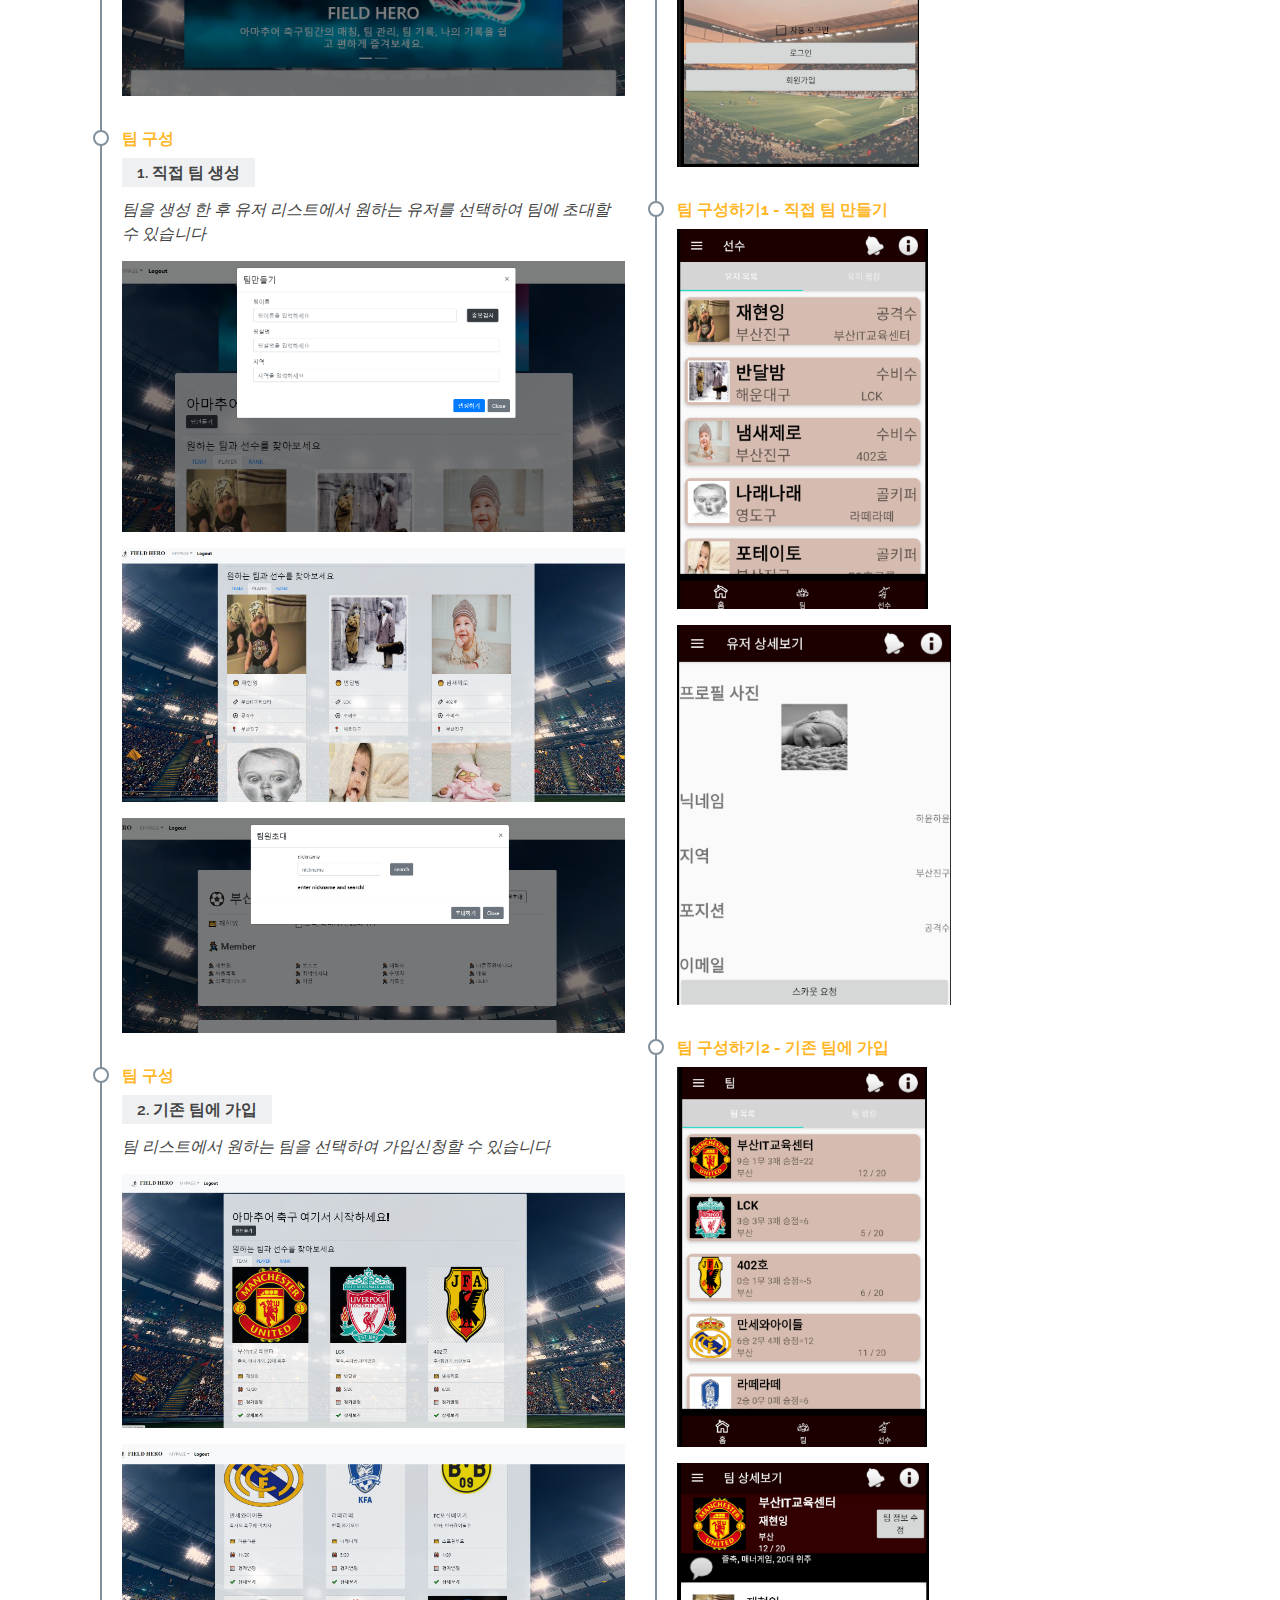
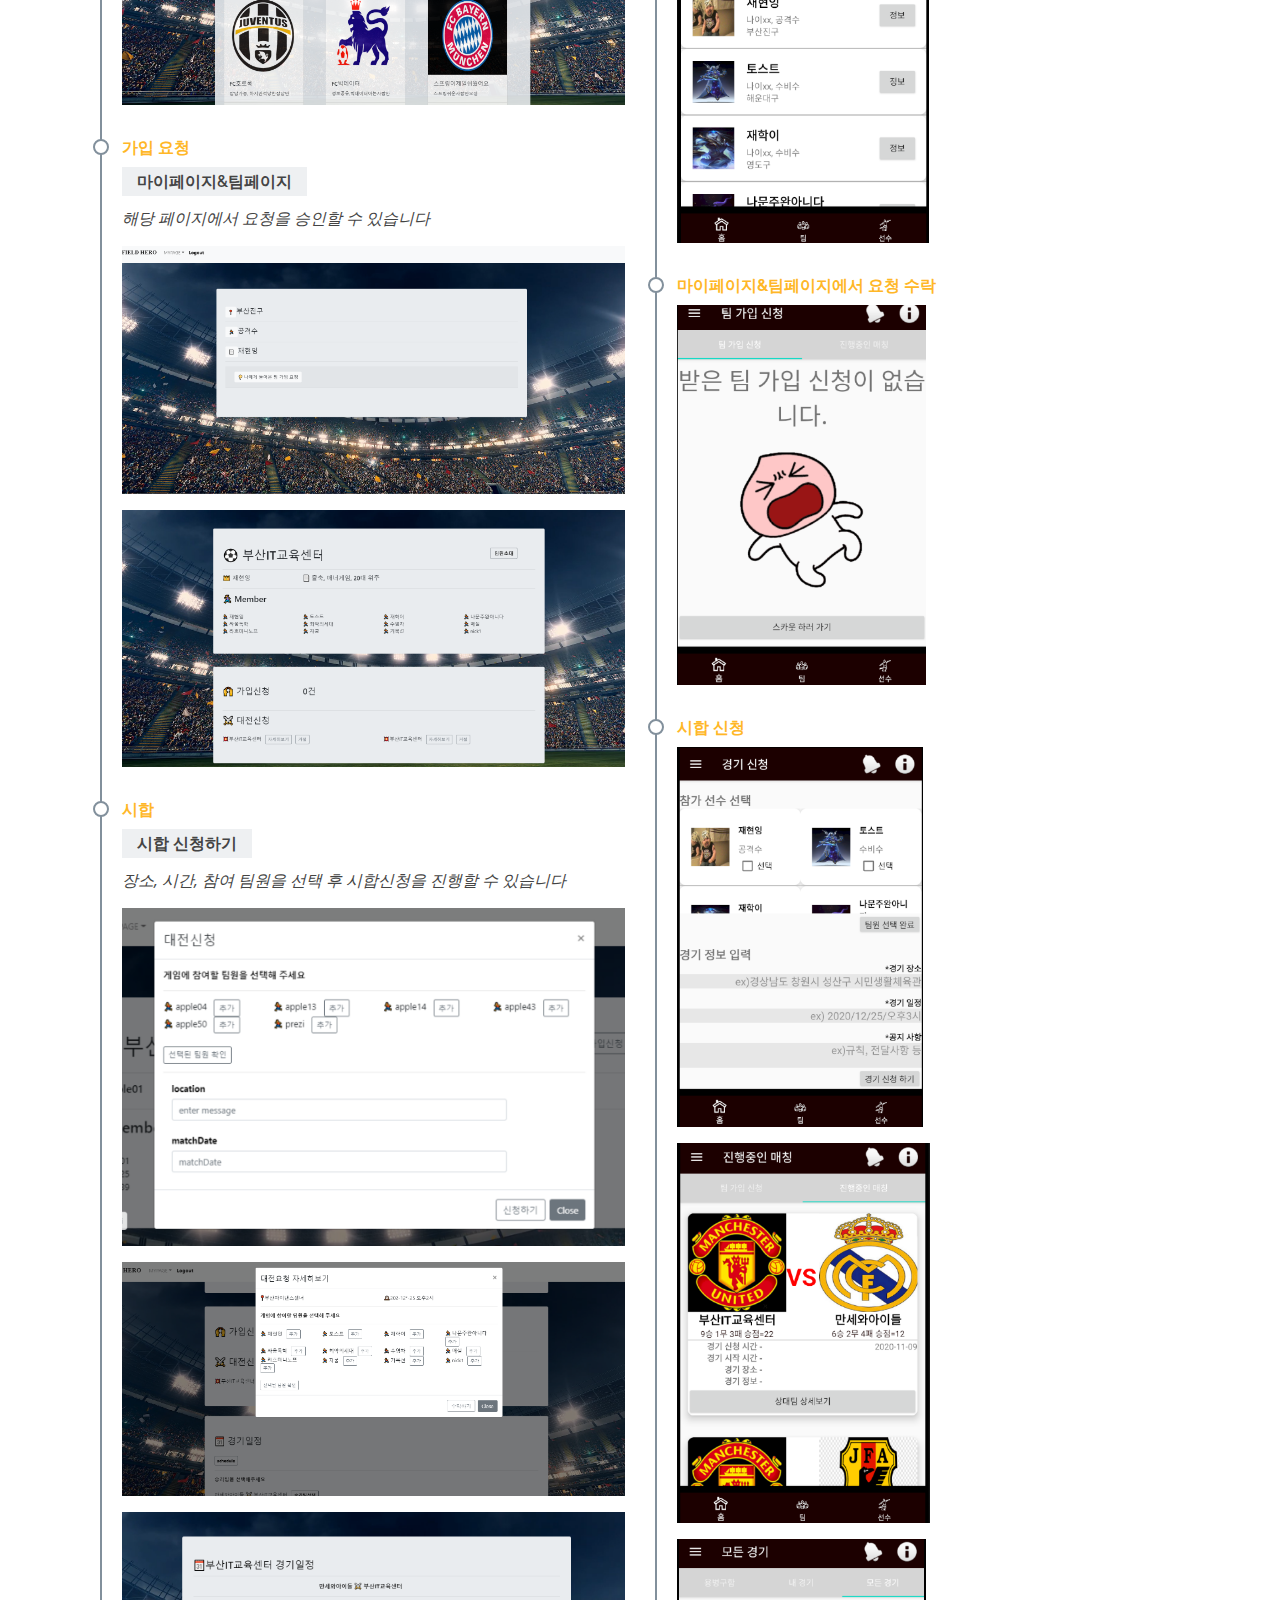
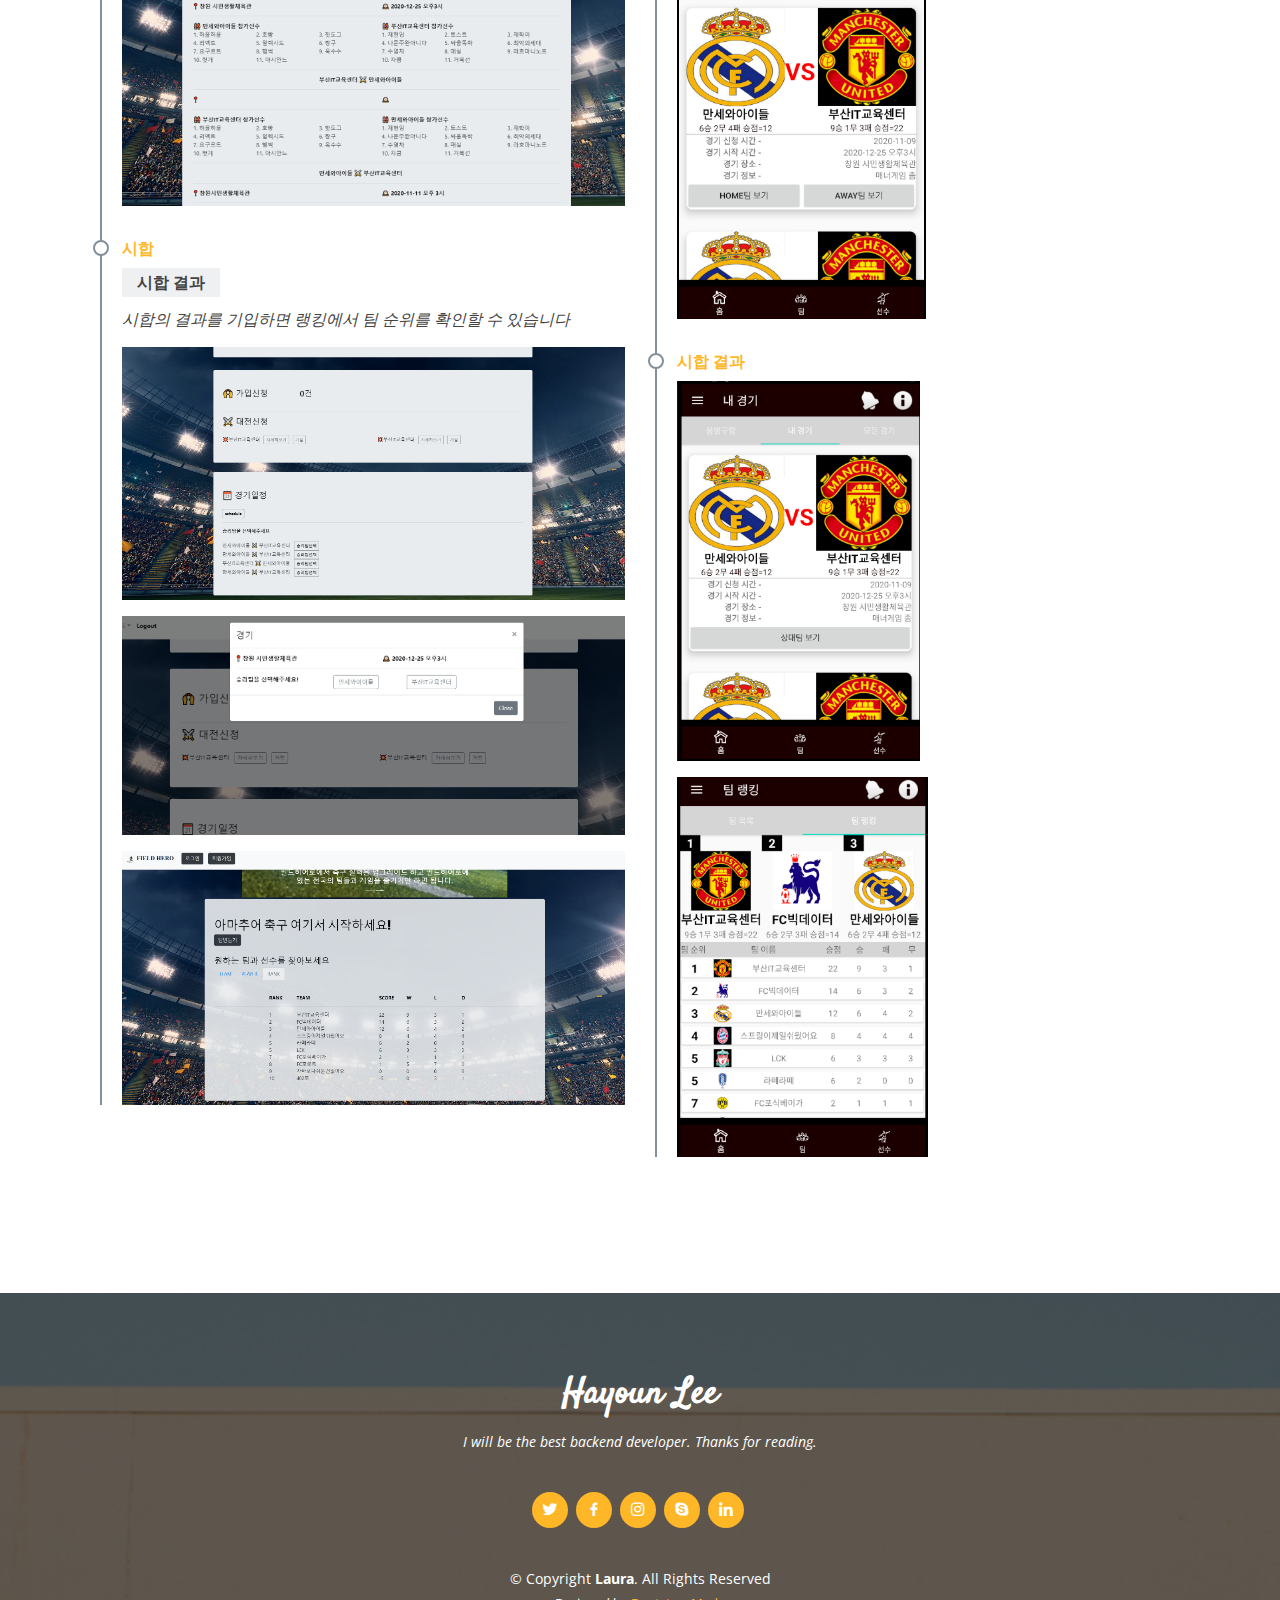
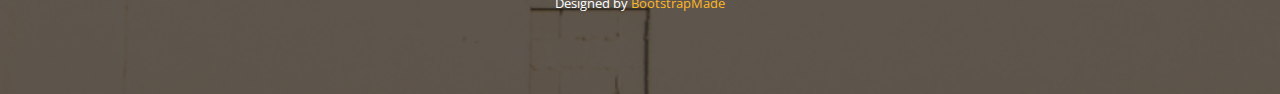
<file: portfolio-foodigation.html>
<!DOCTYPE html>
<html lang="en">

<head>
  <meta charset="utf-8">
  <meta content="width=device-width, initial-scale=1.0" name="viewport">

  <title>Portfolio Details - Laura Bootstrap Template</title>
  <meta content="" name="descriptison">
  <meta content="" name="keywords">

  <!-- Favicons -->
  <link href="assets/img/favicon.png" rel="icon">
  <link href="assets/img/apple-touch-icon.png" rel="apple-touch-icon">

  <!-- Google Fonts -->
  <link href="https://fonts.googleapis.com/css?family=Open+Sans:300,300i,400,400i,600,600i,700,700i|Raleway:300,300i,400,400i,500,500i,600,600i,700,700i|Satisfy" rel="stylesheet">

  <!-- Vendor CSS Files -->
  <link href="assets/vendor/bootstrap/css/bootstrap.min.css" rel="stylesheet">
  <link href="assets/vendor/icofont/icofont.min.css" rel="stylesheet">
  <link href="assets/vendor/boxicons/css/boxicons.min.css" rel="stylesheet">
  <link href="assets/vendor/owl.carousel/assets/owl.carousel.min.css" rel="stylesheet">
  <link href="assets/vendor/venobox/venobox.css" rel="stylesheet">

  <!-- Template Main CSS File -->
  <link href="assets/css/style.css" rel="stylesheet">

  <!-- =======================================================
  * Template Name: Laura - v2.1.0
  * Template URL: https://bootstrapmade.com/laura-free-creative-bootstrap-theme/
  * Author: BootstrapMade.com
  * License: https://bootstrapmade.com/license/
  ======================================================== -->
</head>

<body>

  <!-- ======= Header ======= -->
  <header id="header" class="fixed-top  d-flex justify-content-center align-items-center ">

    <nav class="nav-menu d-none d-lg-block">
      <a href="index.html">Back Home</a>
    </nav><!-- .nav-menu -->

  </header><!-- End Header -->

  <main id="main">

    <!-- ======= Breadcrumbs Section ======= -->
    <section class="breadcrumbs">
      <div class="container">

        <div class="d-flex justify-content-between align-items-center">
          <h2>FIELD HERO</h2>
        </div>

      </div>
    </section><!-- Breadcrumbs Section -->

    <!-- ======= Portfolio Details Section ======= -->
    <section class="portfolio-details">
      <div class="container">

        <div class="portfolio-details-container">

          <div class="owl-carousel portfolio-details-carousel">
            <img src="assets/img/fieldhero/web/main.PNG" class="img-fluid" alt="">
            <img src="assets/img/fieldhero/web/teamList.PNG" class="img-fluid" alt="">
            <img src="assets/img/fieldhero/web/rank.PNG" class="img-fluid" alt="">
          </div>

          <div class="portfolio-info">
            <h3>Project information</h3>
            <ul>
              <li><strong>Title</strong>: FIELD HERO</li>
              <li><strong>Category</strong>: Web & App</li>
              <li><strong>personnel</strong>: 4명</li>
              <li><strong>Develop period</strong>: 2020.10월~11월(약2주)</li>
              <li><strong>Project Github</strong>: <a href="https://github.com/lhyoun/springBootProject">바로가기</a></li>
            </ul>
          </div>

        </div>

        <div class="portfolio-description">
          <h1>축구를 즐기고 싶은 이들을 위한 플랫폼</h1>
          <hr/>

          <h2>FIELD HERO 개발 목적</h2>
          <ul>
            <li><p>편리하게 팀(원)과, 시합을 찾을 환경을 제공</p></li>
            <li><p>시합의 결과를 집계하여 보여준다</p></li>
            <li><p>Spring Boot를 활용해 JPA(ORM) 이해와 활용</p></li>
            <li><p>React를 활용해 SPA & Client Side Rendering 이해와 활용</p></li>
          </ul>

          <h2>FIELD HERO 개발 환경</h2>
          <ul>
            <li><p><strong>OS:</strong> Window</li></p></li>
            <li><p><strong>DBMS:</strong> MySQL</li></p></li>
            <li><p><strong>Language:</strong> JAVA, JavaScript(ES6) 등</li></p></li>
            <li><p><strong>Framework:</strong> Spring Boot, React, Bootstrap 등</li></p></li>
            <li><p><strong>IDE:</strong> STS 4.0, Android Studio</li></p></li>
          </ul>

          <h2>FIELD HERO DataBase ERD</h2>
          <a href="assets/img/fieldhero/database.PNG" data-gall="portfolioGallery" class="venobox preview-link" title="App 1">
            <p><img style="width: 100%; height: 100%;" src="assets/img/fieldhero/database.PNG"></p>
          </a>

          <h2>FIELD HERO 사용법</h2>
          <ol>
            <li><p>간단한 회원가입 후 팀에 가입한다</p></li>
            <li><p>상대팀에게 시합 요청을 보낸다</p></li>
            <li><p>축구를 즐긴다</p></li>
          </ol>

          <p>아래에서 자세한 정보를 확인할 수 있습니다. 클릭하면 확대가 됩니다</p>

          <section id="resume" class="resume">
            <div class="container">
              <div class="row">
                <div class="col-lg-6">
                  <h3 class="resume-title">WEB</h3>

                  <div class="resume-item">
                    <h4>계정</h4>
                    <h5>SIGN UP&SIGN IN</h5>
                    <p><em>회원가입과 로그인</em></p>
                    <a href="assets/img/fieldhero/web/join.PNG" data-gall="portfolioGallery" class="venobox preview-link" title="App 1">
                      <p><img style="width: 100%; height: 100%;" src="assets/img/fieldhero/web/join.PNG"></p>
                    </a>
                    <a href="assets/img/fieldhero/web/login.PNG" data-gall="portfolioGallery" class="venobox preview-link" title="App 1">
                      <p><img style="width: 100%; height: 100%;" src="assets/img/fieldhero/web/login.PNG"></p>
                    </a>
                  </div>

                  <div class="resume-item">
                    <h4>팀 구성</h4>
                    <h5>1. 직접 팀 생성</h5>
                    <p><em>팀을 생성 한 후 유저 리스트에서 원하는 유저를 선택하여 팀에 초대할 수 있습니다</em></p>
                    <a href="assets/img/fieldhero/web/createTeam.PNG" data-gall="portfolioGallery" class="venobox preview-link" title="App 1">
                      <p><img style="width: 100%; height: 100%;" src="assets/img/fieldhero/web/createTeam.PNG"></p>
                    </a>
                    <a href="assets/img/fieldhero/web/userList.PNG" data-gall="portfolioGallery" class="venobox preview-link" title="App 1">
                      <p><img style="width: 100%; height: 100%;" src="assets/img/fieldhero/web/userList.PNG"></p>
                    </a>
                    <a href="assets/img/fieldhero/web/팀원초대.PNG" data-gall="portfolioGallery" class="venobox preview-link" title="App 1">
                      <p><img style="width: 100%; height: 100%;" src="assets/img/fieldhero/web/팀원초대.PNG"></p>
                    </a>
                  </div>

                  <div class="resume-item">
                    <h4>팀 구성</h4>
                    <h5>2. 기존 팀에 가입</h5>
                    <p><em>팀 리스트에서 원하는 팀을 선택하여 가입신청할 수 있습니다</em></p>
                    <a href="assets/img/fieldhero/web/teamList.PNG" data-gall="portfolioGallery" class="venobox preview-link" title="App 1">
                      <p><img style="width: 100%; height: 100%;" src="assets/img/fieldhero/web/teamList.PNG"></p>
                    </a>
                    <a href="assets/img/fieldhero/web/teamList3.PNG" data-gall="portfolioGallery" class="venobox preview-link" title="App 1">
                      <p><img style="width: 100%; height: 100%;" src="assets/img/fieldhero/web/teamList3.PNG"></p>
                    </a>
                  </div>

                  <div class="resume-item">
                    <h4>가입 요청</h4>
                    <h5>마이페이지&팀페이지</h5>
                    <p><em>해당 페이지에서 요청을 승인할 수 있습니다</em></p>
                    <a href="assets/img/fieldhero/web/마이페이지.PNG" data-gall="portfolioGallery" class="venobox preview-link" title="App 1">
                      <p><img style="width: 100%; height: 100%;" src="assets/img/fieldhero/web/마이페이지.PNG"></p>
                    </a>
                    <a href="assets/img/fieldhero/web/팀페이지.PNG" data-gall="portfolioGallery" class="venobox preview-link" title="App 1">
                      <p><img style="width: 100%; height: 100%;" src="assets/img/fieldhero/web/팀페이지.PNG"></p>
                    </a>
                  </div>

                  <div class="resume-item">
                    <h4>시합</h4>
                    <h5>시합 신청하기</h5>
                    <p><em>장소, 시간, 참여 팀원을 선택 후 시합신청을 진행할 수 있습니다</em></p>
                    <a href="assets/img/fieldhero/web/대전신청.PNG" data-gall="portfolioGallery" class="venobox preview-link" title="App 1">
                      <p><img style="width: 100%; height: 100%;" src="assets/img/fieldhero/web/대전신청.PNG"></p>
                    </a>
                    <a href="assets/img/fieldhero/web/requestUser.PNG" data-gall="portfolioGallery" class="venobox preview-link" title="App 1">
                      <p><img style="width: 100%; height: 100%;" src="assets/img/fieldhero/web/requestUser.PNG"></p>
                    </a>
                    <a href="assets/img/fieldhero/web/14.PNG" data-gall="portfolioGallery" class="venobox preview-link" title="App 1">
                      <p><img style="width: 100%; height: 100%;" src="assets/img/fieldhero/web/14.PNG"></p>
                    </a>
                  </div>

                  <div class="resume-item">
                    <h4>시합</h4>
                    <h5>시합 결과</h5>
                    <p><em>시합의 결과를 기입하면 랭킹에서 팀 순위를 확인할 수 있습니다</em></p>                    
                    <a href="assets/img/fieldhero/web/팀페이지2.PNG" data-gall="portfolioGallery" class="venobox preview-link" title="App 1">
                      <p><img style="width: 100%; height: 100%;" src="assets/img/fieldhero/web/팀페이지2.PNG"></p>
                    </a>
                    <a href="assets/img/fieldhero/web/15.PNG" data-gall="portfolioGallery" class="venobox preview-link" title="App 1">
                      <p><img style="width: 100%; height: 100%;" src="assets/img/fieldhero/web/15.PNG"></p>
                    </a>
                    <a href="assets/img/fieldhero/web/rank.PNG" data-gall="portfolioGallery" class="venobox preview-link" title="App 1">
                      <p><img style="width: 100%; height: 100%;" src="assets/img/fieldhero/web/rank.PNG"></p>
                    </a>
                  </div>
                </div>
              



                <div class="col-lg-6">
                  <h3 class="resume-title">APP</h3>
                    <!-- <h5>2014.3 - 2020.2</h5>
                    <p><em>간단한 설명</em></p> -->
                  <div class="resume-item">
                    <h4>회원가입과 로그인</h4>
                    <a href="assets/img/fieldhero/app/17.PNG" data-gall="portfolioGallery" class="venobox preview-link" title="App 1">
                      <p><img style="width: auto; height: 380px;" src="assets/img/fieldhero/app/17.PNG"></p>
                    </a>
                    <a href="assets/img/fieldhero/app/로그인.PNG" data-gall="portfolioGallery" class="venobox preview-link" title="App 1">
                      <p><img style="width: auto; height: 380px;" src="assets/img/fieldhero/app/로그인.PNG"></p>
                    </a>
                  </div>

                  <div class="resume-item">
                    <h4>팀 구성하기1 - 직접 팀 만들기</h4>              
                    <a href="assets/img/fieldhero/app/유저리스트 (2).PNG" data-gall="portfolioGallery" class="venobox preview-link" title="App 1">
                      <p><img style="width: auto; height: 380px;" src="assets/img/fieldhero/app/유저리스트 (2).PNG"></p>
                    </a>                    
                    <a href="assets/img/fieldhero/app/유저상세보기.PNG" data-gall="portfolioGallery" class="venobox preview-link" title="App 1">
                      <p><img style="width: auto; height: 380px;" src="assets/img/fieldhero/app/유저상세보기.PNG"></p>
                    </a>
                  </div>

                  <div class="resume-item">
                    <h4>팀 구성하기2 - 기존 팀에 가입</h4>
                    <a href="assets/img/fieldhero/app/팀리스트.PNG" data-gall="portfolioGallery" class="venobox preview-link" title="App 1">
                      <p><img style="width: auto; height: 380px;" src="assets/img/fieldhero/app/팀리스트.PNG"></p>
                    </a>                    
                    <a href="assets/img/fieldhero/app/12.PNG" data-gall="portfolioGallery" class="venobox preview-link" title="App 1">
                      <p><img style="width: auto; height: 380px;" src="assets/img/fieldhero/app/12.PNG"></p>
                    </a>
                  </div>

                  <div class="resume-item">
                    <h4>마이페이지&팀페이지에서 요청 수락</h4>
                    <a href="assets/img/fieldhero/app/13.PNG" data-gall="portfolioGallery" class="venobox preview-link" title="App 1">
                      <p><img style="width: auto; height: 380px;" src="assets/img/fieldhero/app/13.PNG"></p>
                    </a>                    
                  </div>

                  <div class="resume-item">
                    <h4>시합 신청</h4>
                    <a href="assets/img/fieldhero/app/경기신청.PNG" data-gall="portfolioGallery" class="venobox preview-link" title="App 1">
                      <p><img style="width: auto; height: 380px;" src="assets/img/fieldhero/app/경기신청.PNG"></p>
                    </a>                    
                    <a href="assets/img/fieldhero/app/14.PNG" data-gall="portfolioGallery" class="venobox preview-link" title="App 1">
                      <p><img style="width: auto; height: 380px;" src="assets/img/fieldhero/app/14.PNG"></p>
                    </a>                    
                    <a href="assets/img/fieldhero/app/경기예정.PNG" data-gall="portfolioGallery" class="venobox preview-link" title="App 1">
                      <p><img style="width: auto; height: 380px;" src="assets/img/fieldhero/app/경기예정.PNG"></p>
                    </a>
                  </div>

                  <div class="resume-item">
                    <h4>시합 결과</h4>
                    <a href="assets/img/fieldhero/app/내경기.PNG" data-gall="portfolioGallery" class="venobox preview-link" title="App 1">
                      <p><img style="width: auto; height: 380px;" src="assets/img/fieldhero/app/내경기.PNG"></p>
                    </a>                    
                    <a href="assets/img/fieldhero/app/랭킹.PNG" data-gall="portfolioGallery" class="venobox preview-link" title="App 1">
                      <p><img style="width: auto; height: 380px;" src="assets/img/fieldhero/app/랭킹.PNG"></p>
                    </a> 
                  </div>
                </div>
              </div>
            </div>
          </section><!-- End My Resume Section -->
        </div>
      </div>
    </section><!-- End Portfolio Details Section -->

  </main><!-- End #main -->

  <!-- ======= Footer ======= -->
  <footer id="footer">
    <div class="container">
      <h3>Hayoun Lee</h3>
      <p>I will be the best backend developer. Thanks for reading.</p>
      <div class="social-links">
        <a href="#" class="twitter"><i class="bx bxl-twitter"></i></a>
        <a href="#" class="facebook"><i class="bx bxl-facebook"></i></a>
        <a href="#" class="instagram"><i class="bx bxl-instagram"></i></a>
        <a href="#" class="google-plus"><i class="bx bxl-skype"></i></a>
        <a href="#" class="linkedin"><i class="bx bxl-linkedin"></i></a>
      </div>
      <div class="copyright">
        &copy; Copyright <strong><span>Laura</span></strong>. All Rights Reserved
      </div>
      <div class="credits">
        <!-- All the links in the footer should remain intact. -->
        <!-- You can delete the links only if you purchased the pro version. -->
        <!-- Licensing information: https://bootstrapmade.com/license/ -->
        <!-- Purchase the pro version with working PHP/AJAX contact form: https://bootstrapmade.com/laura-free-creative-bootstrap-theme/ -->
        Designed by <a href="https://bootstrapmade.com/">BootstrapMade</a>
      </div>
    </div>
  </footer>
  <!-- End Footer -->

  <a href="#" class="back-to-top"><i class="icofont-simple-up"></i></a>

  <!-- Vendor JS Files -->
  <script src="assets/vendor/jquery/jquery.min.js"></script>
  <script src="assets/vendor/bootstrap/js/bootstrap.bundle.min.js"></script>
  <script src="assets/vendor/jquery.easing/jquery.easing.min.js"></script>
  <script src="assets/vendor/php-email-form/validate.js"></script>
  <script src="assets/vendor/waypoints/jquery.waypoints.min.js"></script>
  <script src="assets/vendor/counterup/counterup.min.js"></script>
  <script src="assets/vendor/owl.carousel/owl.carousel.min.js"></script>
  <script src="assets/vendor/isotope-layout/isotope.pkgd.min.js"></script>
  <script src="assets/vendor/venobox/venobox.min.js"></script>

  <!-- Template Main JS File -->
  <script src="assets/js/main.js"></script>

</body>

</html>
</file>
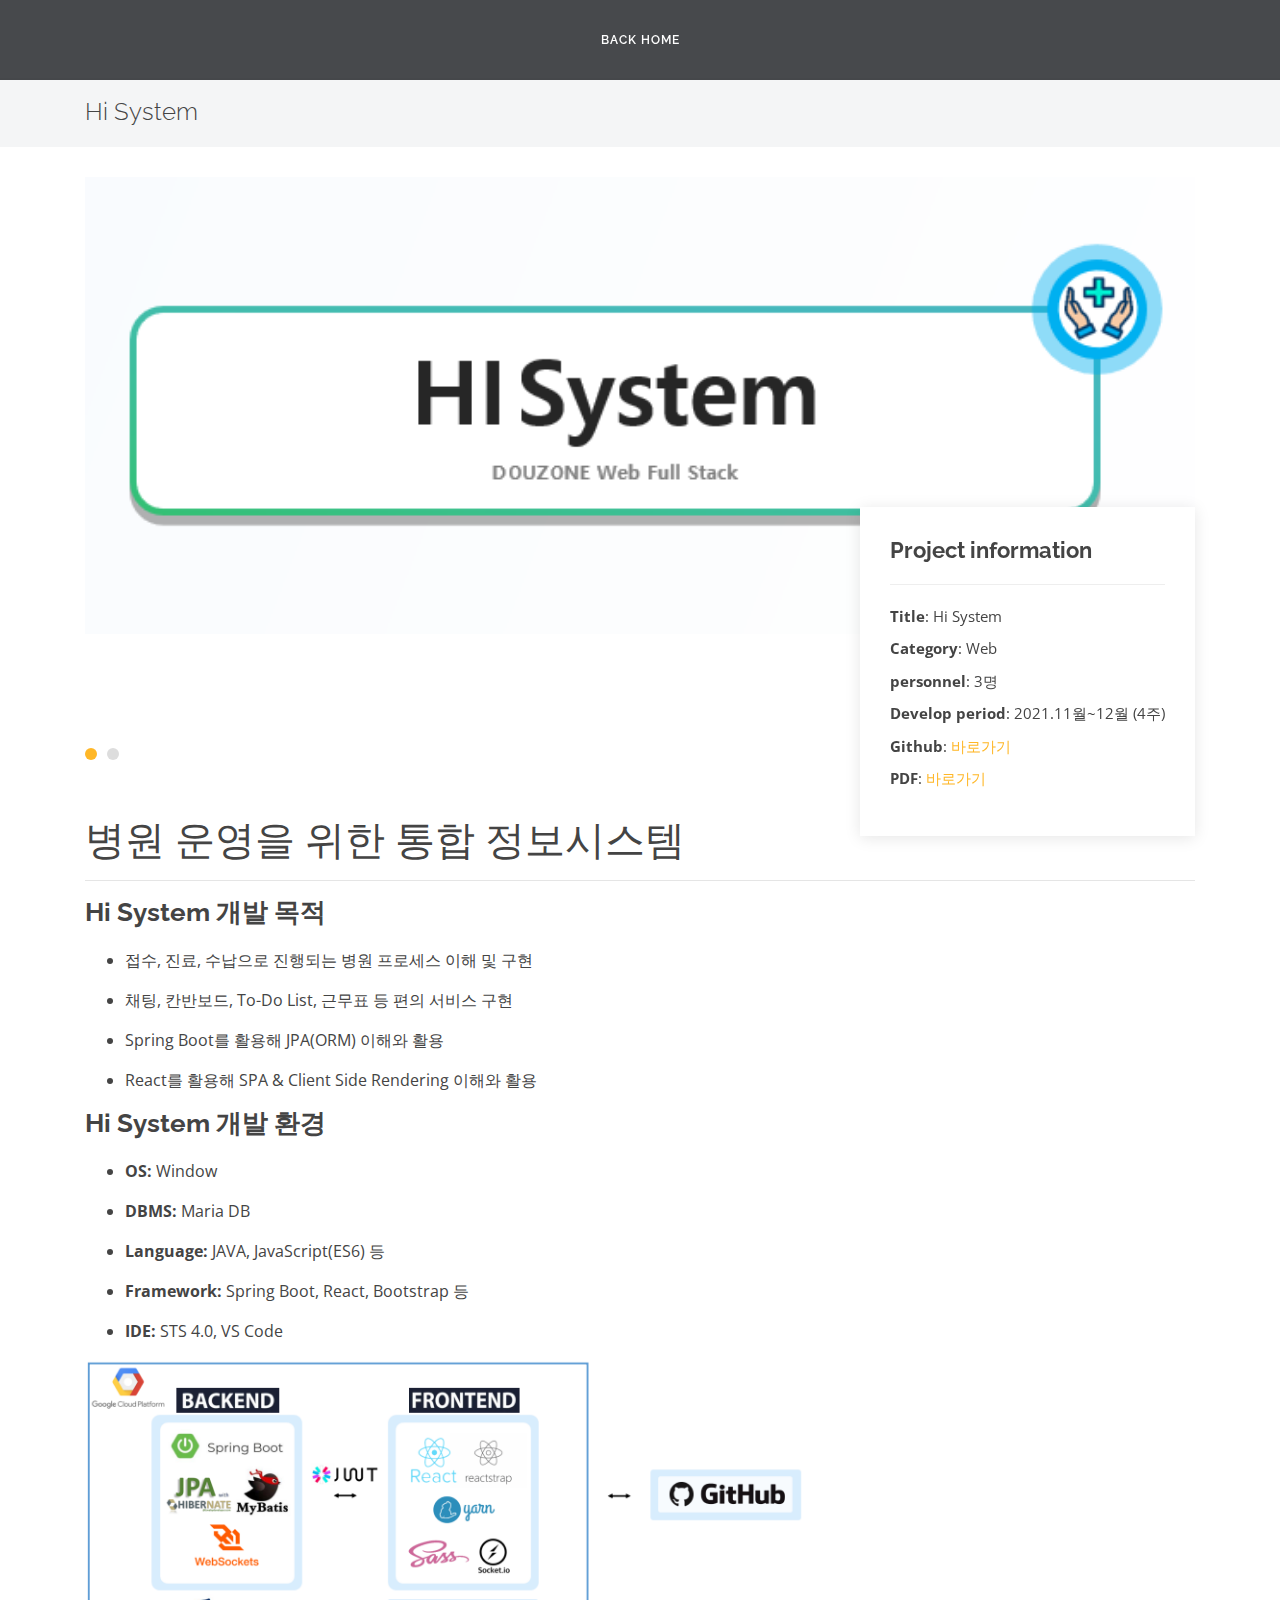
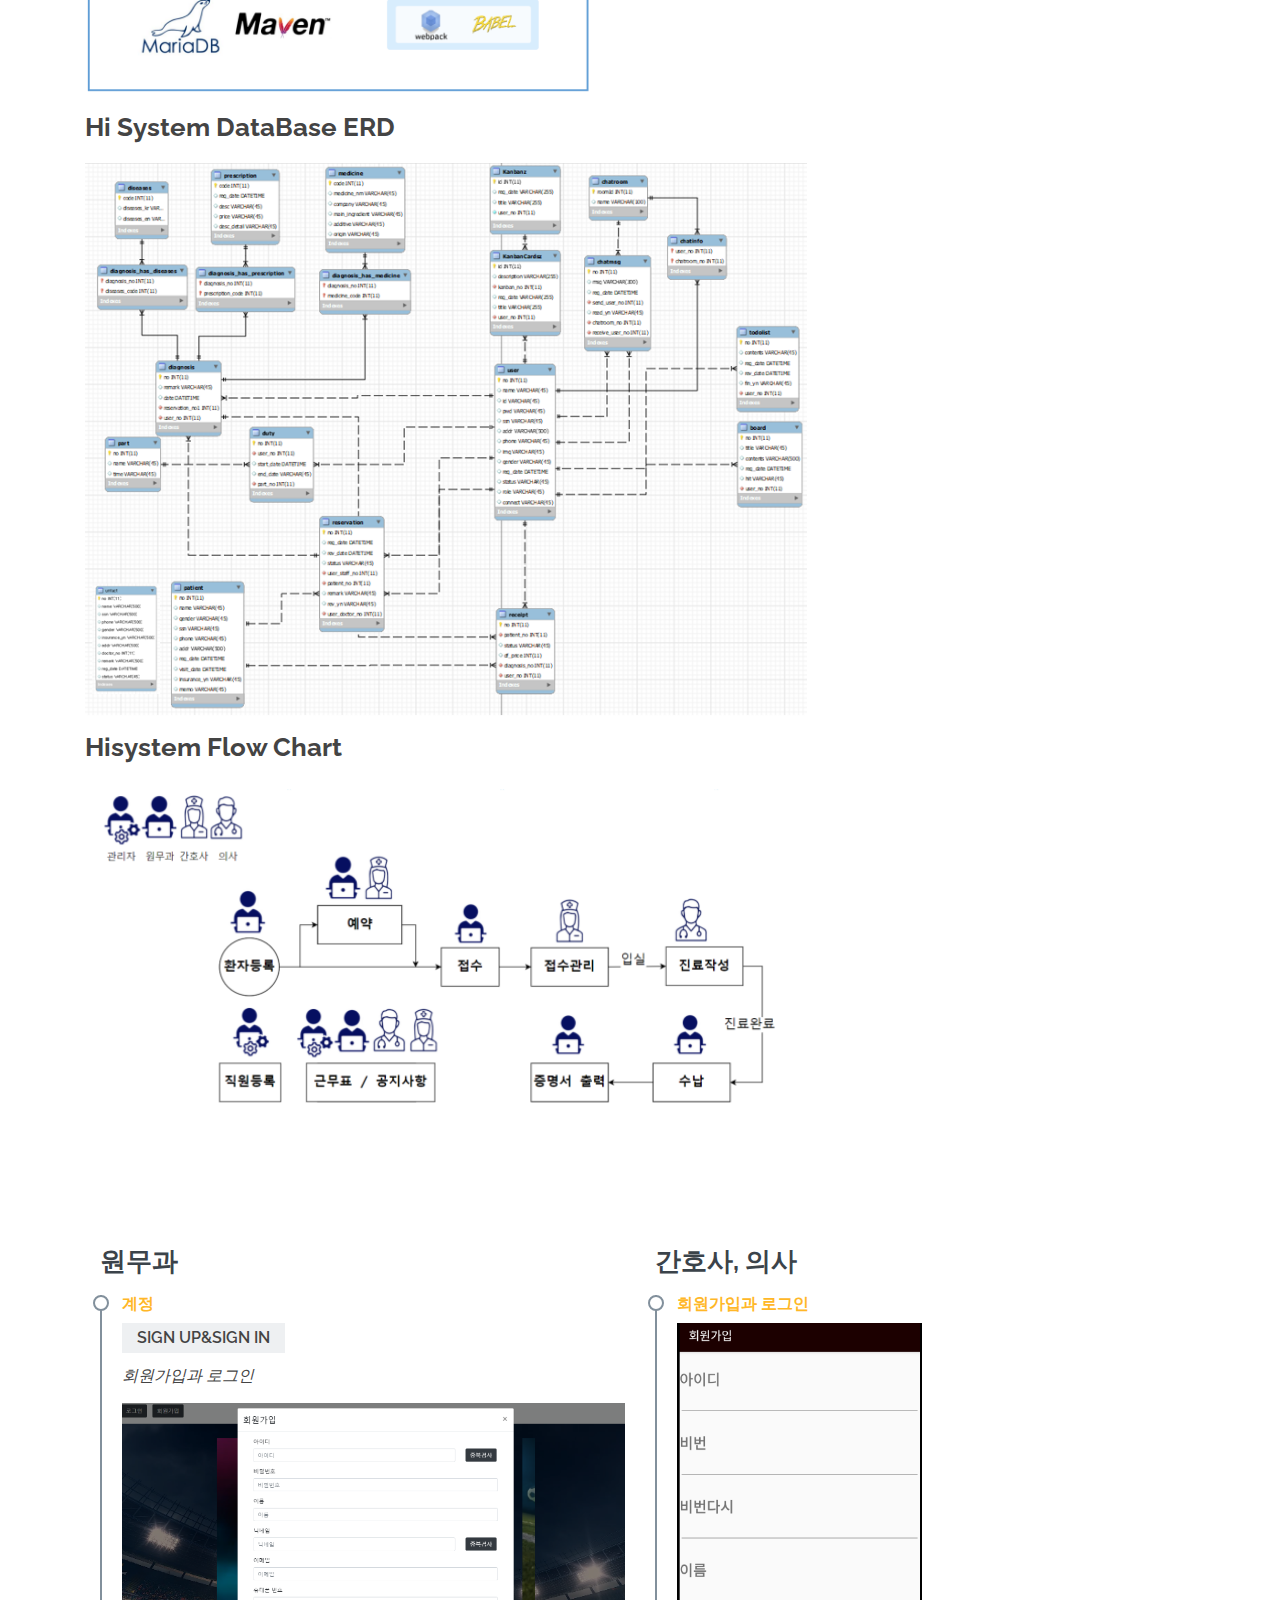
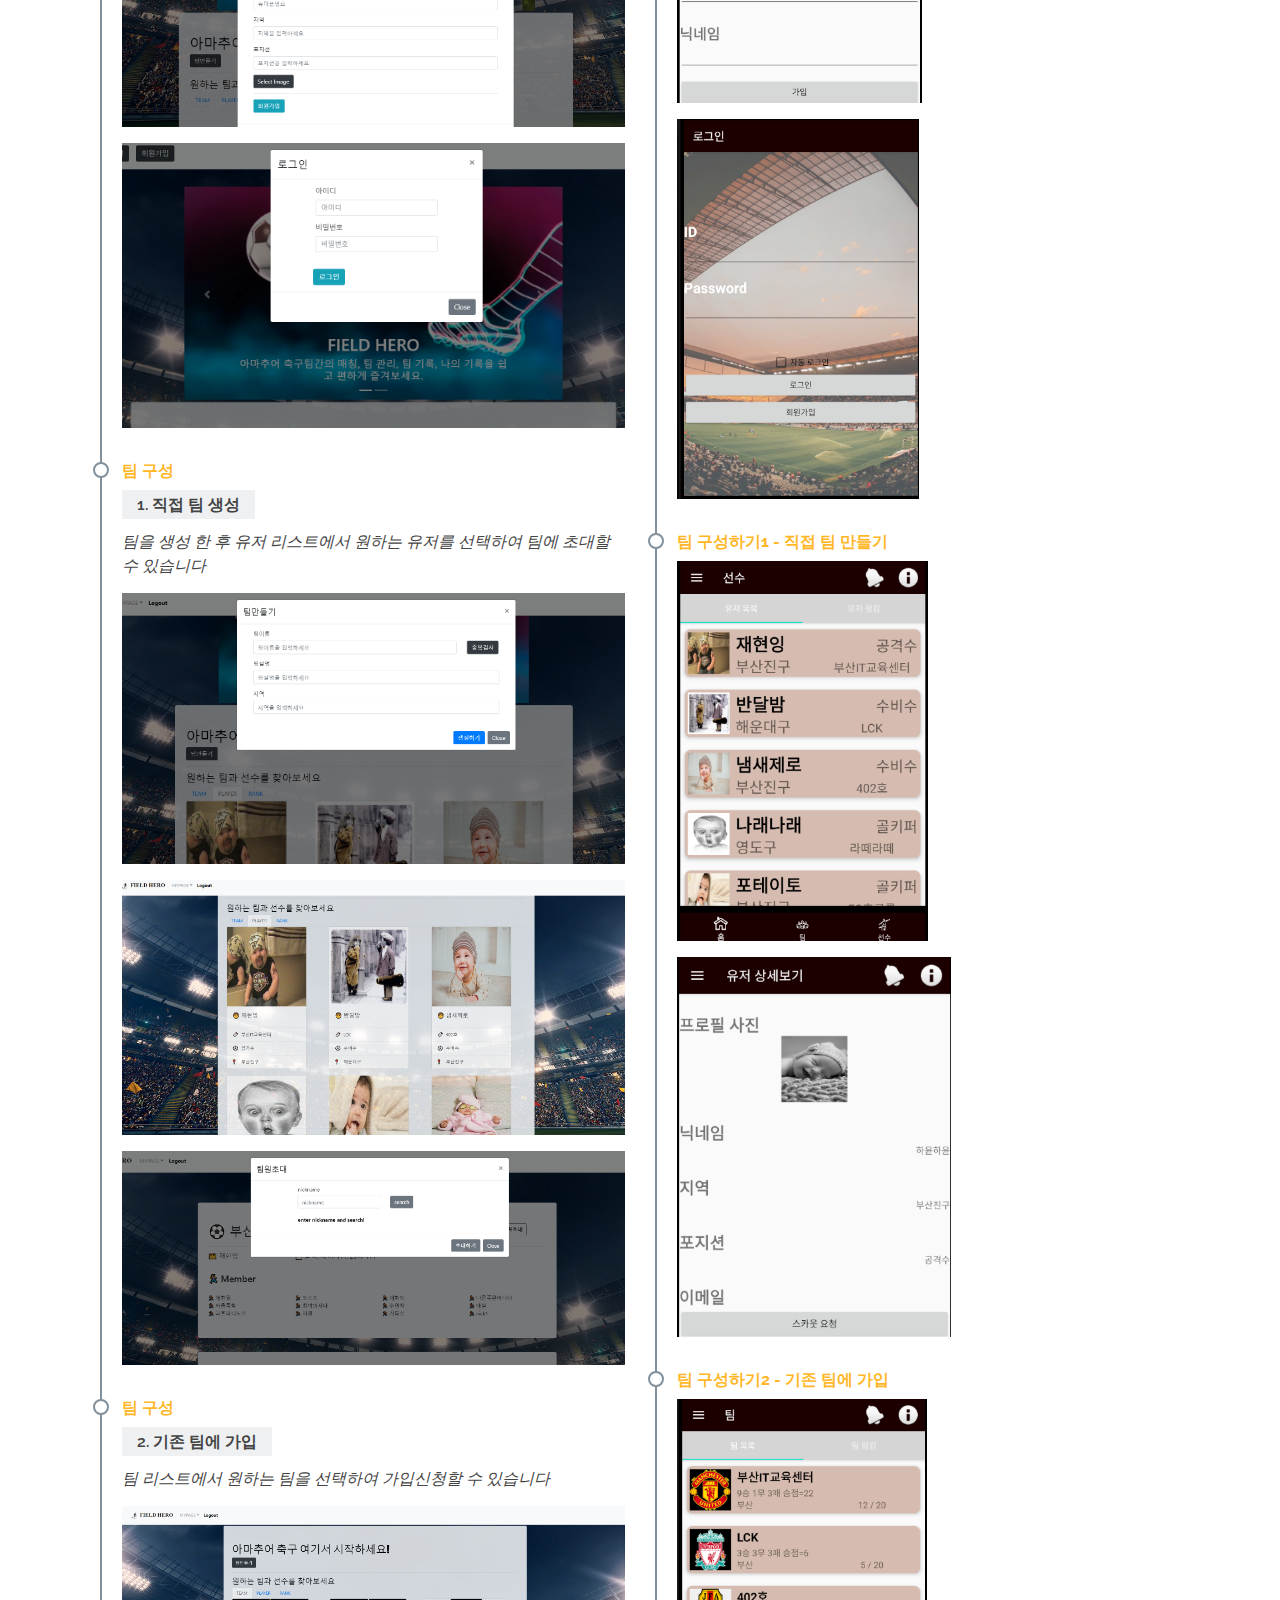
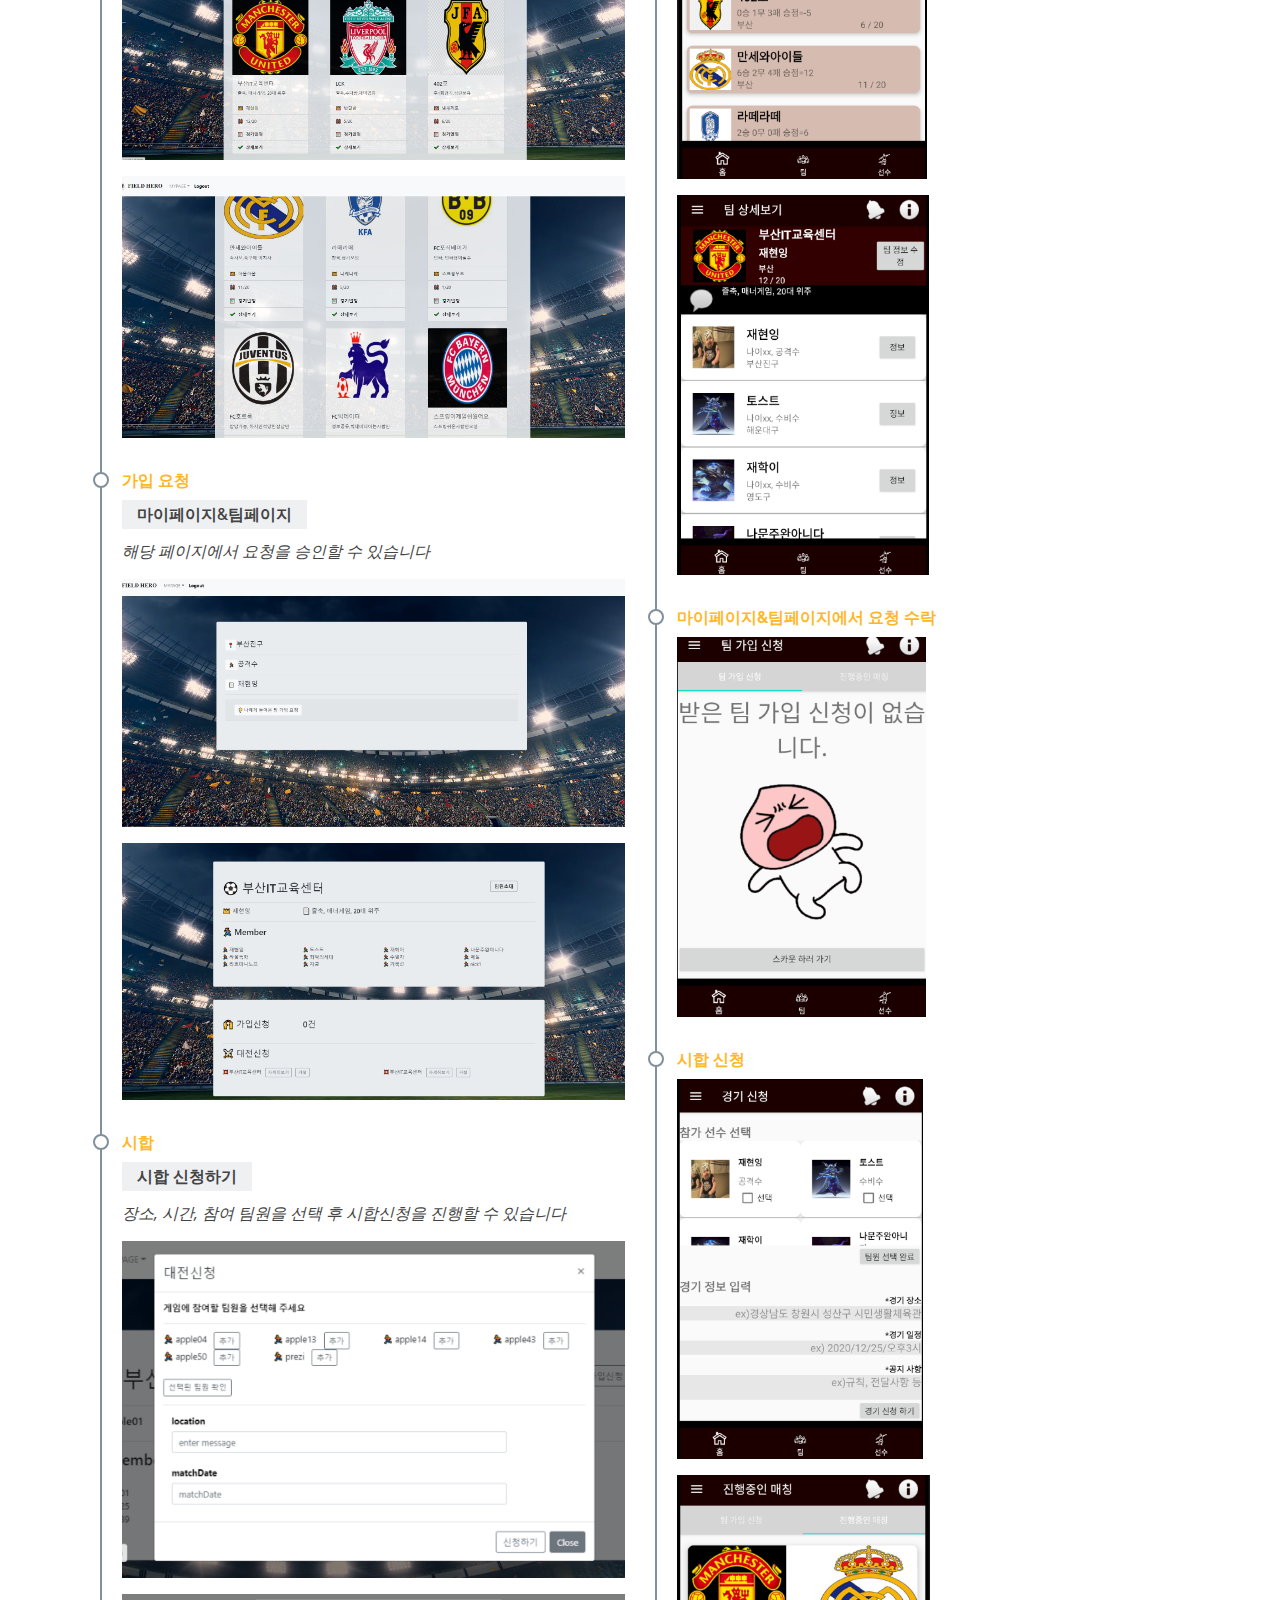
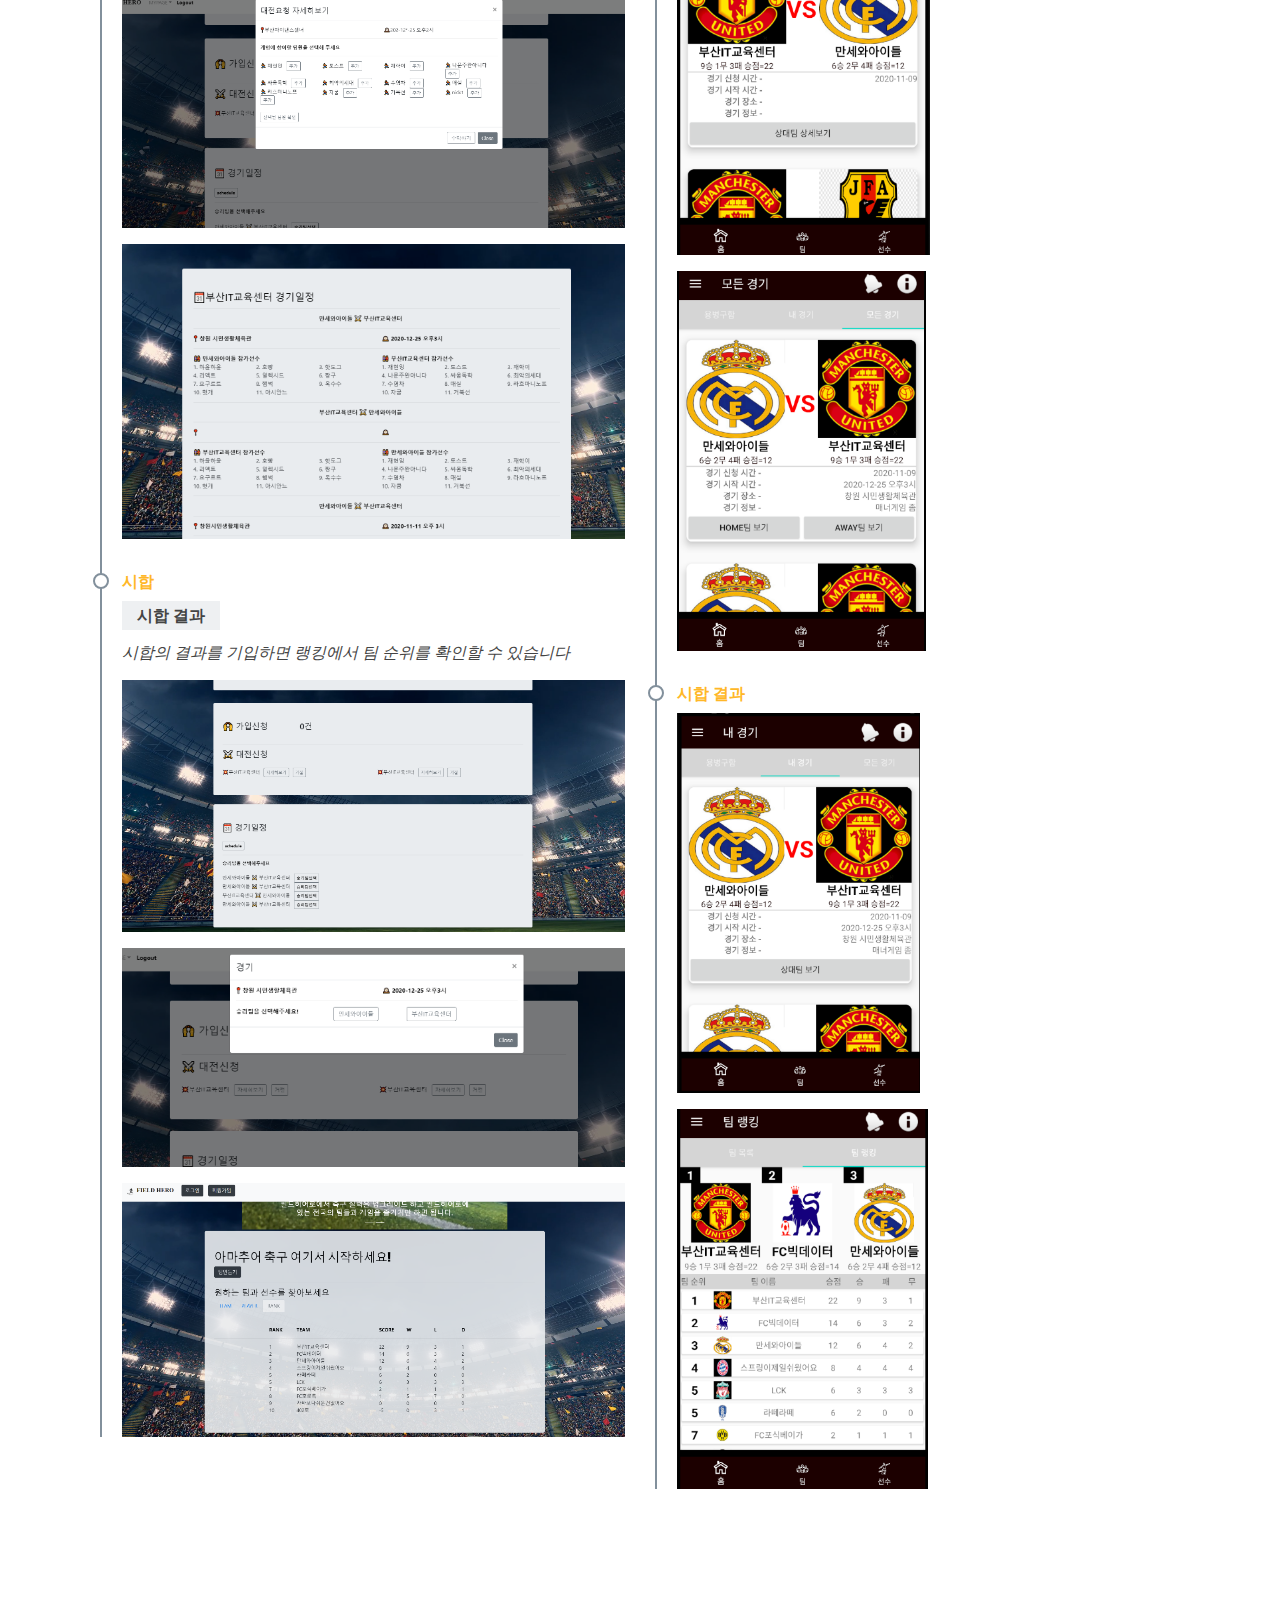
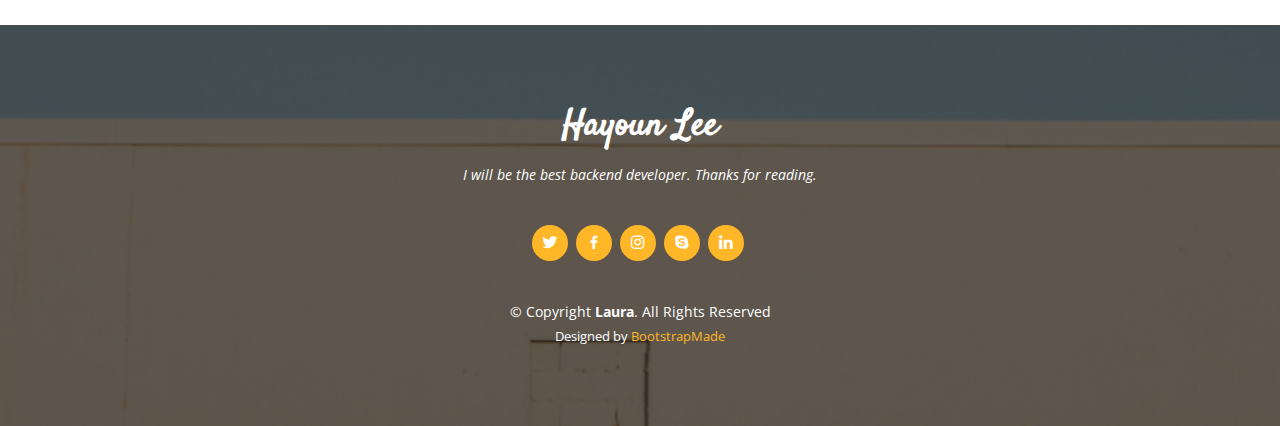
<file: portfolio-hisystem.html>
<!DOCTYPE html>
<html lang="en">

<head>
  <meta charset="utf-8">
  <meta content="width=device-width, initial-scale=1.0" name="viewport">

  <title>Portfolio Details - Laura Bootstrap Template</title>
  <meta content="" name="descriptison">
  <meta content="" name="keywords">

  <!-- Favicons -->
  <link href="assets/img/favicon.png" rel="icon">
  <link href="assets/img/apple-touch-icon.png" rel="apple-touch-icon">

  <!-- Google Fonts -->
  <link href="https://fonts.googleapis.com/css?family=Open+Sans:300,300i,400,400i,600,600i,700,700i|Raleway:300,300i,400,400i,500,500i,600,600i,700,700i|Satisfy" rel="stylesheet">

  <!-- Vendor CSS Files -->
  <link href="assets/vendor/bootstrap/css/bootstrap.min.css" rel="stylesheet">
  <link href="assets/vendor/icofont/icofont.min.css" rel="stylesheet">
  <link href="assets/vendor/boxicons/css/boxicons.min.css" rel="stylesheet">
  <link href="assets/vendor/owl.carousel/assets/owl.carousel.min.css" rel="stylesheet">
  <link href="assets/vendor/venobox/venobox.css" rel="stylesheet">

  <!-- Template Main CSS File -->
  <link href="assets/css/style.css" rel="stylesheet">

  <!-- =======================================================
  * Template Name: Laura - v2.1.0
  * Template URL: https://bootstrapmade.com/laura-free-creative-bootstrap-theme/
  * Author: BootstrapMade.com
  * License: https://bootstrapmade.com/license/
  ======================================================== -->
</head>

<body>

  <!-- ======= Header ======= -->
  <header id="header" class="fixed-top  d-flex justify-content-center align-items-center ">

    <nav class="nav-menu d-none d-lg-block">
      <a href="index.html">Back Home</a>
    </nav><!-- .nav-menu -->

  </header><!-- End Header -->

  <main id="main">

    <!-- ======= Breadcrumbs Section ======= -->
    <section class="breadcrumbs">
      <div class="container">

        <div class="d-flex justify-content-between align-items-center">
          <h2>Hi System</h2>
        </div>

      </div>
    </section><!-- Breadcrumbs Section -->

    <!-- ======= Portfolio Details Section ======= -->
    <section class="portfolio-details">
      <div class="container">

        <div class="portfolio-details-container">

          <div class="owl-carousel portfolio-details-carousel">
            <img src="assets/img/hisystem/hisystem.png" class="img-fluid" alt="">
            <img src="assets/img/hisystem/hisystem-main.PNG" class="img-fluid" alt="">
          </div>

          <div class="portfolio-info">
            <h3>Project information</h3>
            <ul>
              <li><strong>Title</strong>: Hi System</li>
              <li><strong>Category</strong>: Web</li>
              <li><strong>personnel</strong>: 3명</li>
              <li><strong>Develop period</strong>: 2021.11월~12월 (4주)</li>
              <li><strong>Github</strong>: <a href="https://github.com/lhyoun/springBootProject">바로가기</a></li>
              <li><strong>PDF</strong>: <a href="https://drive.google.com/file/d/1jqC4hJBxdw4BzSdEYTSiYS1JCDszpf4h/view?usp=sharing">바로가기</a></li>
            </ul>
          </div>

        </div>

        <div class="portfolio-description">
          <h1>병원 운영을 위한 통합 정보시스템</h1>
          <hr/>

          <h2>Hi System 개발 목적</h2>
          <ul>
            <li><p>접수, 진료, 수납으로 진행되는 병원 프로세스 이해 및 구현</p></li>
            <li><p>채팅, 칸반보드, To-Do List, 근무표 등 편의 서비스 구현</p></li>
            <li><p>Spring Boot를 활용해 JPA(ORM) 이해와 활용</p></li>
            <li><p>React를 활용해 SPA & Client Side Rendering 이해와 활용</p></li>
          </ul>

          <h2>Hi System 개발 환경</h2>
          <ul>
            <li><p><strong>OS:</strong> Window</li></p></li>
            <li><p><strong>DBMS:</strong> Maria DB</li></p></li>
            <li><p><strong>Language:</strong> JAVA, JavaScript(ES6) 등</li></p></li>
            <li><p><strong>Framework:</strong> Spring Boot, React, Bootstrap 등</li></p></li>
            <li><p><strong>IDE:</strong> STS 4.0, VS Code</li></p></li>
          </ul>
          <a href="assets/img/hisystem/hisystem-arc.PNG" data-gall="portfolioGallery" class="venobox preview-link" title="App 1">
            <p><img style="width: 65%; height: 65%;" src="assets/img/hisystem/hisystem-arc.PNG"></p>
          </a>

          <h2>Hi System DataBase ERD</h2>
          <a href="assets/img/hisystem/hisystem-database.PNG" data-gall="portfolioGallery" class="venobox preview-link" title="App 1">
            <p><img style="width: 65%; height: 65%;" src="assets/img/hisystem/hisystem-database.PNG"></p>
          </a>

          <h2>Hisystem Flow Chart</h2>
          <!-- <ol>
            <li><p>회원가입&로그인 후 팀을 구한다</p></li>
            <li><p>시합을 할 상대팀을 구한다</p></li>
            <li><p>축구 시합을 즐긴다</p></li>
          </ol> -->
          <a href="assets/img/hisystem/hisystem-process.PNG" data-gall="portfolioGallery" class="venobox preview-link" title="App 1">
            <p><img style="width: 65%; height: 65%;" src="assets/img/hisystem/hisystem-process.PNG"></p>
          </a>
          <br/>
          <!-- <p>아래에서 자세한 정보를 확인할 수 있습니다. 사진을 클릭하면 확대된 사진을 볼 수 있습니다</p> -->

          <section id="resume" class="resume">
            <div class="container">
              <div class="row">
                <div class="col-lg-6">
                  <h3 class="resume-title">원무과</h3>

                  <div class="resume-item">
                    <h4>계정</h4>
                    <h5>SIGN UP&SIGN IN</h5>
                    <p><em>회원가입과 로그인</em></p>
                    <a href="assets/img/fieldhero/web/join.PNG" data-gall="portfolioGallery" class="venobox preview-link" title="App 1">
                      <p><img style="width: 100%; height: 100%;" src="assets/img/fieldhero/web/join.PNG"></p>
                    </a>
                    <a href="assets/img/fieldhero/web/login.PNG" data-gall="portfolioGallery" class="venobox preview-link" title="App 1">
                      <p><img style="width: 100%; height: 100%;" src="assets/img/fieldhero/web/login.PNG"></p>
                    </a>
                  </div>

                  <div class="resume-item">
                    <h4>팀 구성</h4>
                    <h5>1. 직접 팀 생성</h5>
                    <p><em>팀을 생성 한 후 유저 리스트에서 원하는 유저를 선택하여 팀에 초대할 수 있습니다</em></p>
                    <a href="assets/img/fieldhero/web/createTeam.PNG" data-gall="portfolioGallery" class="venobox preview-link" title="App 1">
                      <p><img style="width: 100%; height: 100%;" src="assets/img/fieldhero/web/createTeam.PNG"></p>
                    </a>
                    <a href="assets/img/fieldhero/web/userList.PNG" data-gall="portfolioGallery" class="venobox preview-link" title="App 1">
                      <p><img style="width: 100%; height: 100%;" src="assets/img/fieldhero/web/userList.PNG"></p>
                    </a>
                    <a href="assets/img/fieldhero/web/팀원초대.PNG" data-gall="portfolioGallery" class="venobox preview-link" title="App 1">
                      <p><img style="width: 100%; height: 100%;" src="assets/img/fieldhero/web/팀원초대.PNG"></p>
                    </a>
                  </div>

                  <div class="resume-item">
                    <h4>팀 구성</h4>
                    <h5>2. 기존 팀에 가입</h5>
                    <p><em>팀 리스트에서 원하는 팀을 선택하여 가입신청할 수 있습니다</em></p>
                    <a href="assets/img/fieldhero/web/teamList.PNG" data-gall="portfolioGallery" class="venobox preview-link" title="App 1">
                      <p><img style="width: 100%; height: 100%;" src="assets/img/fieldhero/web/teamList.PNG"></p>
                    </a>
                    <a href="assets/img/fieldhero/web/teamList3.PNG" data-gall="portfolioGallery" class="venobox preview-link" title="App 1">
                      <p><img style="width: 100%; height: 100%;" src="assets/img/fieldhero/web/teamList3.PNG"></p>
                    </a>
                  </div>

                  <div class="resume-item">
                    <h4>가입 요청</h4>
                    <h5>마이페이지&팀페이지</h5>
                    <p><em>해당 페이지에서 요청을 승인할 수 있습니다</em></p>
                    <a href="assets/img/fieldhero/web/마이페이지.PNG" data-gall="portfolioGallery" class="venobox preview-link" title="App 1">
                      <p><img style="width: 100%; height: 100%;" src="assets/img/fieldhero/web/마이페이지.PNG"></p>
                    </a>
                    <a href="assets/img/fieldhero/web/팀페이지.PNG" data-gall="portfolioGallery" class="venobox preview-link" title="App 1">
                      <p><img style="width: 100%; height: 100%;" src="assets/img/fieldhero/web/팀페이지.PNG"></p>
                    </a>
                  </div>

                  <div class="resume-item">
                    <h4>시합</h4>
                    <h5>시합 신청하기</h5>
                    <p><em>장소, 시간, 참여 팀원을 선택 후 시합신청을 진행할 수 있습니다</em></p>
                    <a href="assets/img/fieldhero/web/대전신청.PNG" data-gall="portfolioGallery" class="venobox preview-link" title="App 1">
                      <p><img style="width: 100%; height: 100%;" src="assets/img/fieldhero/web/대전신청.PNG"></p>
                    </a>
                    <a href="assets/img/fieldhero/web/requestUser.PNG" data-gall="portfolioGallery" class="venobox preview-link" title="App 1">
                      <p><img style="width: 100%; height: 100%;" src="assets/img/fieldhero/web/requestUser.PNG"></p>
                    </a>
                    <a href="assets/img/fieldhero/web/14.PNG" data-gall="portfolioGallery" class="venobox preview-link" title="App 1">
                      <p><img style="width: 100%; height: 100%;" src="assets/img/fieldhero/web/14.PNG"></p>
                    </a>
                  </div>

                  <div class="resume-item">
                    <h4>시합</h4>
                    <h5>시합 결과</h5>
                    <p><em>시합의 결과를 기입하면 랭킹에서 팀 순위를 확인할 수 있습니다</em></p>                    
                    <a href="assets/img/fieldhero/web/팀페이지2.PNG" data-gall="portfolioGallery" class="venobox preview-link" title="App 1">
                      <p><img style="width: 100%; height: 100%;" src="assets/img/fieldhero/web/팀페이지2.PNG"></p>
                    </a>
                    <a href="assets/img/fieldhero/web/15.PNG" data-gall="portfolioGallery" class="venobox preview-link" title="App 1">
                      <p><img style="width: 100%; height: 100%;" src="assets/img/fieldhero/web/15.PNG"></p>
                    </a>
                    <a href="assets/img/fieldhero/web/rank.PNG" data-gall="portfolioGallery" class="venobox preview-link" title="App 1">
                      <p><img style="width: 100%; height: 100%;" src="assets/img/fieldhero/web/rank.PNG"></p>
                    </a>
                  </div>
                </div>
              



                <div class="col-lg-6">
                  <h3 class="resume-title">간호사, 의사</h3>
                    <!-- <h5>2014.3 - 2020.2</h5>
                    <p><em>간단한 설명</em></p> -->
                  <div class="resume-item">
                    <h4>회원가입과 로그인</h4>
                    <a href="assets/img/fieldhero/app/17.PNG" data-gall="portfolioGallery" class="venobox preview-link" title="App 1">
                      <p><img style="width: auto; height: 380px;" src="assets/img/fieldhero/app/17.PNG"></p>
                    </a>
                    <a href="assets/img/fieldhero/app/로그인.PNG" data-gall="portfolioGallery" class="venobox preview-link" title="App 1">
                      <p><img style="width: auto; height: 380px;" src="assets/img/fieldhero/app/로그인.PNG"></p>
                    </a>
                  </div>

                  <div class="resume-item">
                    <h4>팀 구성하기1 - 직접 팀 만들기</h4>              
                    <a href="assets/img/fieldhero/app/유저리스트 (2).PNG" data-gall="portfolioGallery" class="venobox preview-link" title="App 1">
                      <p><img style="width: auto; height: 380px;" src="assets/img/fieldhero/app/유저리스트 (2).PNG"></p>
                    </a>                    
                    <a href="assets/img/fieldhero/app/유저상세보기.PNG" data-gall="portfolioGallery" class="venobox preview-link" title="App 1">
                      <p><img style="width: auto; height: 380px;" src="assets/img/fieldhero/app/유저상세보기.PNG"></p>
                    </a>
                  </div>

                  <div class="resume-item">
                    <h4>팀 구성하기2 - 기존 팀에 가입</h4>
                    <a href="assets/img/fieldhero/app/팀리스트.PNG" data-gall="portfolioGallery" class="venobox preview-link" title="App 1">
                      <p><img style="width: auto; height: 380px;" src="assets/img/fieldhero/app/팀리스트.PNG"></p>
                    </a>                    
                    <a href="assets/img/fieldhero/app/12.PNG" data-gall="portfolioGallery" class="venobox preview-link" title="App 1">
                      <p><img style="width: auto; height: 380px;" src="assets/img/fieldhero/app/12.PNG"></p>
                    </a>
                  </div>

                  <div class="resume-item">
                    <h4>마이페이지&팀페이지에서 요청 수락</h4>
                    <a href="assets/img/fieldhero/app/13.PNG" data-gall="portfolioGallery" class="venobox preview-link" title="App 1">
                      <p><img style="width: auto; height: 380px;" src="assets/img/fieldhero/app/13.PNG"></p>
                    </a>                    
                  </div>

                  <div class="resume-item">
                    <h4>시합 신청</h4>
                    <a href="assets/img/fieldhero/app/경기신청.PNG" data-gall="portfolioGallery" class="venobox preview-link" title="App 1">
                      <p><img style="width: auto; height: 380px;" src="assets/img/fieldhero/app/경기신청.PNG"></p>
                    </a>                    
                    <a href="assets/img/fieldhero/app/14.PNG" data-gall="portfolioGallery" class="venobox preview-link" title="App 1">
                      <p><img style="width: auto; height: 380px;" src="assets/img/fieldhero/app/14.PNG"></p>
                    </a>                    
                    <a href="assets/img/fieldhero/app/경기예정.PNG" data-gall="portfolioGallery" class="venobox preview-link" title="App 1">
                      <p><img style="width: auto; height: 380px;" src="assets/img/fieldhero/app/경기예정.PNG"></p>
                    </a>
                  </div>

                  <div class="resume-item">
                    <h4>시합 결과</h4>
                    <a href="assets/img/fieldhero/app/내경기.PNG" data-gall="portfolioGallery" class="venobox preview-link" title="App 1">
                      <p><img style="width: auto; height: 380px;" src="assets/img/fieldhero/app/내경기.PNG"></p>
                    </a>                    
                    <a href="assets/img/fieldhero/app/랭킹.PNG" data-gall="portfolioGallery" class="venobox preview-link" title="App 1">
                      <p><img style="width: auto; height: 380px;" src="assets/img/fieldhero/app/랭킹.PNG"></p>
                    </a> 
                  </div>
                </div>
              </div>
            </div>
          </section><!-- End My Resume Section -->
        </div>
      </div>
    </section><!-- End Portfolio Details Section -->

  </main><!-- End #main -->

  <!-- ======= Footer ======= -->
  <footer id="footer">
    <div class="container">
      <h3>Hayoun Lee</h3>
      <p>I will be the best backend developer. Thanks for reading.</p>
      <div class="social-links">
        <a href="#" class="twitter"><i class="bx bxl-twitter"></i></a>
        <a href="#" class="facebook"><i class="bx bxl-facebook"></i></a>
        <a href="#" class="instagram"><i class="bx bxl-instagram"></i></a>
        <a href="#" class="google-plus"><i class="bx bxl-skype"></i></a>
        <a href="#" class="linkedin"><i class="bx bxl-linkedin"></i></a>
      </div>
      <div class="copyright">
        &copy; Copyright <strong><span>Laura</span></strong>. All Rights Reserved
      </div>
      <div class="credits">
        <!-- All the links in the footer should remain intact. -->
        <!-- You can delete the links only if you purchased the pro version. -->
        <!-- Licensing information: https://bootstrapmade.com/license/ -->
        <!-- Purchase the pro version with working PHP/AJAX contact form: https://bootstrapmade.com/laura-free-creative-bootstrap-theme/ -->
        Designed by <a href="https://bootstrapmade.com/">BootstrapMade</a>
      </div>
    </div>
  </footer>
  <!-- End Footer -->

  <a href="#" class="back-to-top"><i class="icofont-simple-up"></i></a>

  <!-- Vendor JS Files -->
  <script src="assets/vendor/jquery/jquery.min.js"></script>
  <script src="assets/vendor/bootstrap/js/bootstrap.bundle.min.js"></script>
  <script src="assets/vendor/jquery.easing/jquery.easing.min.js"></script>
  <script src="assets/vendor/php-email-form/validate.js"></script>
  <script src="assets/vendor/waypoints/jquery.waypoints.min.js"></script>
  <script src="assets/vendor/counterup/counterup.min.js"></script>
  <script src="assets/vendor/owl.carousel/owl.carousel.min.js"></script>
  <script src="assets/vendor/isotope-layout/isotope.pkgd.min.js"></script>
  <script src="assets/vendor/venobox/venobox.min.js"></script>

  <!-- Template Main JS File -->
  <script src="assets/js/main.js"></script>

</body>

</html>
</file>
<file: assets/vendor/venobox/venobox.css>
/* ------ venobox.css --------*/
.vbox-overlay *, .vbox-overlay *:before, .vbox-overlay *:after{
    -webkit-backface-visibility: hidden;
    -webkit-box-sizing:border-box;
    -moz-box-sizing:border-box;
    box-sizing:border-box;
}
.vbox-overlay * { 
    -webkit-backface-visibility: visible;
    backface-visibility: visible;
}
.vbox-overlay{
    display: -webkit-flex;
    display: flex;
    -webkit-flex-direction: column;
    flex-direction: column;
    -webkit-justify-content: center;
    justify-content: center;
    -webkit-align-items: center;
    align-items: center;
    position: fixed;
    left: 0;
    top: 0;
    bottom: 0;
    right: 0;
    z-index: 999999;
}

/* ----- navigation ----- */
.vbox-title{
    width: 100%;
    height: 40px;
    float: left;
    text-align: center;
    line-height: 28px;
    font-size: 12px;
    padding: 6px 50px;
    overflow: hidden;
    position: fixed;
    display: none;
    left: 0;
    z-index: 89;
}
.vbox-close{
    cursor: pointer;
    position: fixed;
    top: -1px;
    right: 0;
    width: 50px;
    height: 40px;
    padding: 6px;
    display: block;
    background-position:10px center;
    overflow: hidden;
    font-size: 24px;
    line-height: 1;
    text-align: center;
    z-index: 99;
}
.vbox-left{
    cursor: pointer;
    position: fixed;
    left: 0;
    height: 40px;
    overflow: hidden;
    line-height: 28px;
    font-size: 12px;
    z-index: 99;
    display: flex;
    align-items:center;
}
.vbox-num{
    display: inline-block;
    margin: 6px 0 6px 15px;
}
/* ----- Social share ----- */
.vbox-share{
    line-height: 28px;
    font-size: 12px;
    overflow: hidden;
    position: fixed;
    left: 0;
    z-index: 98;
    display: flex;
    align-items:center;
    justify-content: center;
    width: 100%;
    text-align: center;
}
.vbox-share svg{
    max-height: 28px;
    width: 28px;
    z-index: 10;
    margin-left: 12px;
    margin-top: 6px;
    margin-bottom: 6px;
    vertical-align: middle;
}


/* ----- navigation ARROWS ----- */
.vbox-next, .vbox-prev{
    position: fixed;
    top: 50%;
    margin-top: -15px;
    overflow: hidden;
    cursor: pointer;
    display: block;
    width: 45px;
    height: 45px;
    z-index: 99;
}
.vbox-next span, .vbox-prev span{
    position: relative;
    width: 20px;
    height: 20px;
    border: 2px solid transparent;
    border-top-color: #B6B6B6;
    border-right-color: #B6B6B6;
    text-indent: -100px;
    position: absolute;
    top: 8px;
    display: block;
}
.vbox-prev{
    left: 15px;
}
.vbox-next{
    right: 15px;
}
.vbox-prev span{
    left: 10px;
    -ms-transform: rotate(-135deg);
    -webkit-transform: rotate(-135deg);
    transform: rotate(-135deg);
}
.vbox-next span{
    -ms-transform: rotate(45deg);
    -webkit-transform: rotate(45deg);
    transform: rotate(45deg);
    right: 10px;
}
/* ------- inline window ------ */
.vbox-inline{
    width: 420px;
    height: 315px;
    height: 70vh;
    padding: 10px;
    background: #fff;
    margin: 0 auto;
    overflow: auto;
    text-align: left;
}
/* ------- Video & iFrames window ------ */
.venoframe{
    max-width: 100%;
    width: 100%;
    border: none;
    width: 100%;
    height: 260px;
    height: 70vh;
}
.venoframe.vbvid{
    height: 260px;
}
@media (min-width: 768px) {
    .venoframe, .vbox-inline{
        width: 90%;
        height: 360px;
        height: 70vh;
    }
    .venoframe.vbvid{
        width: 640px;
        height: 360px;
    }
}
@media (min-width: 992px) {
    .venoframe, .vbox-inline{
        max-width: 1200px;
        width: 80%;
        height: 540px;
        height: 70vh;
    }
    .venoframe.vbvid{
        width: 960px;
        height: 540px;
    }
}
/* 
Please do NOT edit this part! 
or at least read this note: http://i.imgur.com/7C0ws9e.gif
*/
.vbox-open{
    overflow: hidden;
}
.vbox-container{
    position: absolute;
    left: 0;
    right: 0;
    top: 0;
    bottom: 0;
    overflow-x: hidden;
    overflow-y: scroll;
    overflow-scrolling: touch;
    -webkit-overflow-scrolling: touch;
    z-index: 20;
    max-height: 100%;

}

.vbox-content{
    text-align: center;
    float: left;
    width: 100%;
    position: relative;
    overflow: hidden;
    padding: 20px 4%;
}
.vbox-container img{
    max-width: 100%;
    height: auto;
}
.vbox-figlio{
    box-shadow: 0 0 12px rgba(0,0,0,0.19), 0 6px 6px rgba(0,0,0,0.23);
    max-width: 100%;
    text-align: initial;
}
img.vbox-figlio{
    -webkit-user-select: none;
-khtml-user-select: none;
-moz-user-select: none;
-o-user-select: none;
user-select: none;
}
.vbox-content.swipe-left{
    margin-left: -200px !important;
}
.vbox-content.swipe-right{
    margin-left: 200px !important;
}
.vbox-animated{
    webkit-transition: margin 300ms ease-out;
    transition: margin 300ms ease-out;
}

/* ---------- preloader ----------
 * SPINKIT 
 * http://tobiasahlin.com/spinkit/
-------------------------------- */
.sk-double-bounce,.sk-rotating-plane{width:40px;height:40px;margin:40px auto}.sk-rotating-plane{background-color:#333;-webkit-animation:sk-rotatePlane 1.2s infinite ease-in-out;animation:sk-rotatePlane 1.2s infinite ease-in-out}@-webkit-keyframes sk-rotatePlane{0%{-webkit-transform:perspective(120px) rotateX(0) rotateY(0);transform:perspective(120px) rotateX(0) rotateY(0)}50%{-webkit-transform:perspective(120px) rotateX(-180.1deg) rotateY(0);transform:perspective(120px) rotateX(-180.1deg) rotateY(0)}100%{-webkit-transform:perspective(120px) rotateX(-180deg) rotateY(-179.9deg);transform:perspective(120px) rotateX(-180deg) rotateY(-179.9deg)}}@keyframes sk-rotatePlane{0%{-webkit-transform:perspective(120px) rotateX(0) rotateY(0);transform:perspective(120px) rotateX(0) rotateY(0)}50%{-webkit-transform:perspective(120px) rotateX(-180.1deg) rotateY(0);transform:perspective(120px) rotateX(-180.1deg) rotateY(0)}100%{-webkit-transform:perspective(120px) rotateX(-180deg) rotateY(-179.9deg);transform:perspective(120px) rotateX(-180deg) rotateY(-179.9deg)}}.sk-double-bounce{position:relative}.sk-double-bounce .sk-child{width:100%;height:100%;border-radius:50%;background-color:#333;opacity:.6;position:absolute;top:0;left:0;-webkit-animation:sk-doubleBounce 2s infinite ease-in-out;animation:sk-doubleBounce 2s infinite ease-in-out}.sk-chasing-dots .sk-child,.sk-spinner-pulse,.sk-three-bounce .sk-child{background-color:#333;border-radius:100%}.sk-double-bounce .sk-double-bounce2{-webkit-animation-delay:-1s;animation-delay:-1s}@-webkit-keyframes sk-doubleBounce{0%,100%{-webkit-transform:scale(0);transform:scale(0)}50%{-webkit-transform:scale(1);transform:scale(1)}}@keyframes sk-doubleBounce{0%,100%{-webkit-transform:scale(0);transform:scale(0)}50%{-webkit-transform:scale(1);transform:scale(1)}}.sk-wave{margin:40px auto;width:50px;height:40px;text-align:center;font-size:10px}.sk-wave .sk-rect{background-color:#333;height:100%;width:6px;display:inline-block;-webkit-animation:sk-waveStretchDelay 1.2s infinite ease-in-out;animation:sk-waveStretchDelay 1.2s infinite ease-in-out}.sk-wave .sk-rect1{-webkit-animation-delay:-1.2s;animation-delay:-1.2s}.sk-wave .sk-rect2{-webkit-animation-delay:-1.1s;animation-delay:-1.1s}.sk-wave .sk-rect3{-webkit-animation-delay:-1s;animation-delay:-1s}.sk-wave .sk-rect4{-webkit-animation-delay:-.9s;animation-delay:-.9s}.sk-wave .sk-rect5{-webkit-animation-delay:-.8s;animation-delay:-.8s}@-webkit-keyframes sk-waveStretchDelay{0%,100%,40%{-webkit-transform:scaleY(.4);transform:scaleY(.4)}20%{-webkit-transform:scaleY(1);transform:scaleY(1)}}@keyframes sk-waveStretchDelay{0%,100%,40%{-webkit-transform:scaleY(.4);transform:scaleY(.4)}20%{-webkit-transform:scaleY(1);transform:scaleY(1)}}.sk-wandering-cubes{margin:40px auto;width:40px;height:40px;position:relative}.sk-wandering-cubes .sk-cube{background-color:#333;width:10px;height:10px;position:absolute;top:0;left:0;-webkit-animation:sk-wanderingCube 1.8s ease-in-out -1.8s infinite both;animation:sk-wanderingCube 1.8s ease-in-out -1.8s infinite both}.sk-chasing-dots,.sk-spinner-pulse{width:40px;height:40px;margin:40px auto}.sk-wandering-cubes .sk-cube2{-webkit-animation-delay:-.9s;animation-delay:-.9s}@-webkit-keyframes sk-wanderingCube{0%{-webkit-transform:rotate(0);transform:rotate(0)}25%{-webkit-transform:translateX(30px) rotate(-90deg) scale(.5);transform:translateX(30px) rotate(-90deg) scale(.5)}50%{-webkit-transform:translateX(30px) translateY(30px) rotate(-179deg);transform:translateX(30px) translateY(30px) rotate(-179deg)}50.1%{-webkit-transform:translateX(30px) translateY(30px) rotate(-180deg);transform:translateX(30px) translateY(30px) rotate(-180deg)}75%{-webkit-transform:translateX(0) translateY(30px) rotate(-270deg) scale(.5);transform:translateX(0) translateY(30px) rotate(-270deg) scale(.5)}100%{-webkit-transform:rotate(-360deg);transform:rotate(-360deg)}}@keyframes sk-wanderingCube{0%{-webkit-transform:rotate(0);transform:rotate(0)}25%{-webkit-transform:translateX(30px) rotate(-90deg) scale(.5);transform:translateX(30px) rotate(-90deg) scale(.5)}50%{-webkit-transform:translateX(30px) translateY(30px) rotate(-179deg);transform:translateX(30px) translateY(30px) rotate(-179deg)}50.1%{-webkit-transform:translateX(30px) translateY(30px) rotate(-180deg);transform:translateX(30px) translateY(30px) rotate(-180deg)}75%{-webkit-transform:translateX(0) translateY(30px) rotate(-270deg) scale(.5);transform:translateX(0) translateY(30px) rotate(-270deg) scale(.5)}100%{-webkit-transform:rotate(-360deg);transform:rotate(-360deg)}}.sk-spinner-pulse{-webkit-animation:sk-pulseScaleOut 1s infinite ease-in-out;animation:sk-pulseScaleOut 1s infinite ease-in-out}@-webkit-keyframes sk-pulseScaleOut{0%{-webkit-transform:scale(0);transform:scale(0)}100%{-webkit-transform:scale(1);transform:scale(1);opacity:0}}@keyframes sk-pulseScaleOut{0%{-webkit-transform:scale(0);transform:scale(0)}100%{-webkit-transform:scale(1);transform:scale(1);opacity:0}}.sk-chasing-dots{position:relative;text-align:center;-webkit-animation:sk-chasingDotsRotate 2s infinite linear;animation:sk-chasingDotsRotate 2s infinite linear}.sk-chasing-dots .sk-child{width:60%;height:60%;display:inline-block;position:absolute;top:0;-webkit-animation:sk-chasingDotsBounce 2s infinite ease-in-out;animation:sk-chasingDotsBounce 2s infinite ease-in-out}.sk-chasing-dots .sk-dot2{top:auto;bottom:0;-webkit-animation-delay:-1s;animation-delay:-1s}@-webkit-keyframes sk-chasingDotsRotate{100%{-webkit-transform:rotate(360deg);transform:rotate(360deg)}}@keyframes sk-chasingDotsRotate{100%{-webkit-transform:rotate(360deg);transform:rotate(360deg)}}@-webkit-keyframes sk-chasingDotsBounce{0%,100%{-webkit-transform:scale(0);transform:scale(0)}50%{-webkit-transform:scale(1);transform:scale(1)}}@keyframes sk-chasingDotsBounce{0%,100%{-webkit-transform:scale(0);transform:scale(0)}50%{-webkit-transform:scale(1);transform:scale(1)}}.sk-three-bounce{margin:40px auto;width:80px;text-align:center}.sk-three-bounce .sk-child{width:20px;height:20px;display:inline-block;-webkit-animation:sk-three-bounce 1.4s ease-in-out 0s infinite both;animation:sk-three-bounce 1.4s ease-in-out 0s infinite both}.sk-circle .sk-child:before,.sk-fading-circle .sk-circle:before{display:block;border-radius:100%;content:'';background-color:#333}.sk-three-bounce .sk-bounce1{-webkit-animation-delay:-.32s;animation-delay:-.32s}.sk-three-bounce .sk-bounce2{-webkit-animation-delay:-.16s;animation-delay:-.16s}@-webkit-keyframes sk-three-bounce{0%,100%,80%{-webkit-transform:scale(0);transform:scale(0)}40%{-webkit-transform:scale(1);transform:scale(1)}}@keyframes sk-three-bounce{0%,100%,80%{-webkit-transform:scale(0);transform:scale(0)}40%{-webkit-transform:scale(1);transform:scale(1)}}.sk-circle{margin:40px auto;width:40px;height:40px;position:relative}.sk-circle .sk-child{width:100%;height:100%;position:absolute;left:0;top:0}.sk-circle .sk-child:before{margin:0 auto;width:15%;height:15%;-webkit-animation:sk-circleBounceDelay 1.2s infinite ease-in-out both;animation:sk-circleBounceDelay 1.2s infinite ease-in-out both}.sk-circle .sk-circle2{-webkit-transform:rotate(30deg);-ms-transform:rotate(30deg);transform:rotate(30deg)}.sk-circle .sk-circle3{-webkit-transform:rotate(60deg);-ms-transform:rotate(60deg);transform:rotate(60deg)}.sk-circle .sk-circle4{-webkit-transform:rotate(90deg);-ms-transform:rotate(90deg);transform:rotate(90deg)}.sk-circle .sk-circle5{-webkit-transform:rotate(120deg);-ms-transform:rotate(120deg);transform:rotate(120deg)}.sk-circle .sk-circle6{-webkit-transform:rotate(150deg);-ms-transform:rotate(150deg);transform:rotate(150deg)}.sk-circle .sk-circle7{-webkit-transform:rotate(180deg);-ms-transform:rotate(180deg);transform:rotate(180deg)}.sk-circle .sk-circle8{-webkit-transform:rotate(210deg);-ms-transform:rotate(210deg);transform:rotate(210deg)}.sk-circle .sk-circle9{-webkit-transform:rotate(240deg);-ms-transform:rotate(240deg);transform:rotate(240deg)}.sk-circle .sk-circle10{-webkit-transform:rotate(270deg);-ms-transform:rotate(270deg);transform:rotate(270deg)}.sk-circle .sk-circle11{-webkit-transform:rotate(300deg);-ms-transform:rotate(300deg);transform:rotate(300deg)}.sk-circle .sk-circle12{-webkit-transform:rotate(330deg);-ms-transform:rotate(330deg);transform:rotate(330deg)}.sk-circle .sk-circle2:before{-webkit-animation-delay:-1.1s;animation-delay:-1.1s}.sk-circle .sk-circle3:before{-webkit-animation-delay:-1s;animation-delay:-1s}.sk-circle .sk-circle4:before{-webkit-animation-delay:-.9s;animation-delay:-.9s}.sk-circle .sk-circle5:before{-webkit-animation-delay:-.8s;animation-delay:-.8s}.sk-circle .sk-circle6:before{-webkit-animation-delay:-.7s;animation-delay:-.7s}.sk-circle .sk-circle7:before{-webkit-animation-delay:-.6s;animation-delay:-.6s}.sk-circle .sk-circle8:before{-webkit-animation-delay:-.5s;animation-delay:-.5s}.sk-circle .sk-circle9:before{-webkit-animation-delay:-.4s;animation-delay:-.4s}.sk-circle .sk-circle10:before{-webkit-animation-delay:-.3s;animation-delay:-.3s}.sk-circle .sk-circle11:before{-webkit-animation-delay:-.2s;animation-delay:-.2s}.sk-circle .sk-circle12:before{-webkit-animation-delay:-.1s;animation-delay:-.1s}@-webkit-keyframes sk-circleBounceDelay{0%,100%,80%{-webkit-transform:scale(0);transform:scale(0)}40%{-webkit-transform:scale(1);transform:scale(1)}}@keyframes sk-circleBounceDelay{0%,100%,80%{-webkit-transform:scale(0);transform:scale(0)}40%{-webkit-transform:scale(1);transform:scale(1)}}.sk-cube-grid{width:40px;height:40px;margin:40px auto}.sk-cube-grid .sk-cube{width:33.33%;height:33.33%;background-color:#333;float:left;-webkit-animation:sk-cubeGridScaleDelay 1.3s infinite ease-in-out;animation:sk-cubeGridScaleDelay 1.3s infinite ease-in-out}.sk-cube-grid .sk-cube1{-webkit-animation-delay:.2s;animation-delay:.2s}.sk-cube-grid .sk-cube2{-webkit-animation-delay:.3s;animation-delay:.3s}.sk-cube-grid .sk-cube3{-webkit-animation-delay:.4s;animation-delay:.4s}.sk-cube-grid .sk-cube4{-webkit-animation-delay:.1s;animation-delay:.1s}.sk-cube-grid .sk-cube5{-webkit-animation-delay:.2s;animation-delay:.2s}.sk-cube-grid .sk-cube6{-webkit-animation-delay:.3s;animation-delay:.3s}.sk-cube-grid .sk-cube7{-webkit-animation-delay:0ms;animation-delay:0ms}.sk-cube-grid .sk-cube8{-webkit-animation-delay:.1s;animation-delay:.1s}.sk-cube-grid .sk-cube9{-webkit-animation-delay:.2s;animation-delay:.2s}@-webkit-keyframes sk-cubeGridScaleDelay{0%,100%,70%{-webkit-transform:scale3D(1,1,1);transform:scale3D(1,1,1)}35%{-webkit-transform:scale3D(0,0,1);transform:scale3D(0,0,1)}}@keyframes sk-cubeGridScaleDelay{0%,100%,70%{-webkit-transform:scale3D(1,1,1);transform:scale3D(1,1,1)}35%{-webkit-transform:scale3D(0,0,1);transform:scale3D(0,0,1)}}.sk-fading-circle{margin:40px auto;width:40px;height:40px;position:relative}.sk-fading-circle .sk-circle{width:100%;height:100%;position:absolute;left:0;top:0}.sk-fading-circle .sk-circle:before{margin:0 auto;width:15%;height:15%;-webkit-animation:sk-circleFadeDelay 1.2s infinite ease-in-out both;animation:sk-circleFadeDelay 1.2s infinite ease-in-out both}.sk-fading-circle .sk-circle2{-webkit-transform:rotate(30deg);-ms-transform:rotate(30deg);transform:rotate(30deg)}.sk-fading-circle .sk-circle3{-webkit-transform:rotate(60deg);-ms-transform:rotate(60deg);transform:rotate(60deg)}.sk-fading-circle .sk-circle4{-webkit-transform:rotate(90deg);-ms-transform:rotate(90deg);transform:rotate(90deg)}.sk-fading-circle .sk-circle5{-webkit-transform:rotate(120deg);-ms-transform:rotate(120deg);transform:rotate(120deg)}.sk-fading-circle .sk-circle6{-webkit-transform:rotate(150deg);-ms-transform:rotate(150deg);transform:rotate(150deg)}.sk-fading-circle .sk-circle7{-webkit-transform:rotate(180deg);-ms-transform:rotate(180deg);transform:rotate(180deg)}.sk-fading-circle .sk-circle8{-webkit-transform:rotate(210deg);-ms-transform:rotate(210deg);transform:rotate(210deg)}.sk-fading-circle .sk-circle9{-webkit-transform:rotate(240deg);-ms-transform:rotate(240deg);transform:rotate(240deg)}.sk-fading-circle .sk-circle10{-webkit-transform:rotate(270deg);-ms-transform:rotate(270deg);transform:rotate(270deg)}.sk-fading-circle .sk-circle11{-webkit-transform:rotate(300deg);-ms-transform:rotate(300deg);transform:rotate(300deg)}.sk-fading-circle .sk-circle12{-webkit-transform:rotate(330deg);-ms-transform:rotate(330deg);transform:rotate(330deg)}.sk-fading-circle .sk-circle2:before{-webkit-animation-delay:-1.1s;animation-delay:-1.1s}.sk-fading-circle .sk-circle3:before{-webkit-animation-delay:-1s;animation-delay:-1s}.sk-fading-circle .sk-circle4:before{-webkit-animation-delay:-.9s;animation-delay:-.9s}.sk-fading-circle .sk-circle5:before{-webkit-animation-delay:-.8s;animation-delay:-.8s}.sk-fading-circle .sk-circle6:before{-webkit-animation-delay:-.7s;animation-delay:-.7s}.sk-fading-circle .sk-circle7:before{-webkit-animation-delay:-.6s;animation-delay:-.6s}.sk-fading-circle .sk-circle8:before{-webkit-animation-delay:-.5s;animation-delay:-.5s}.sk-fading-circle .sk-circle9:before{-webkit-animation-delay:-.4s;animation-delay:-.4s}.sk-fading-circle .sk-circle10:before{-webkit-animation-delay:-.3s;animation-delay:-.3s}.sk-fading-circle .sk-circle11:before{-webkit-animation-delay:-.2s;animation-delay:-.2s}.sk-fading-circle .sk-circle12:before{-webkit-animation-delay:-.1s;animation-delay:-.1s}@-webkit-keyframes sk-circleFadeDelay{0%,100%,39%{opacity:0}40%{opacity:1}}@keyframes sk-circleFadeDelay{0%,100%,39%{opacity:0}40%{opacity:1}}.sk-folding-cube{margin:40px auto;width:40px;height:40px;position:relative;-webkit-transform:rotateZ(45deg);transform:rotateZ(45deg)}.sk-folding-cube .sk-cube{float:left;width:50%;height:50%;position:relative;-webkit-transform:scale(1.1);-ms-transform:scale(1.1);transform:scale(1.1)}.sk-folding-cube .sk-cube:before{content:'';position:absolute;top:0;left:0;width:100%;height:100%;background-color:#333;-webkit-animation:sk-foldCubeAngle 2.4s infinite linear both;animation:sk-foldCubeAngle 2.4s infinite linear both;-webkit-transform-origin:100% 100%;-ms-transform-origin:100% 100%;transform-origin:100% 100%}.sk-folding-cube .sk-cube2{-webkit-transform:scale(1.1) rotateZ(90deg);transform:scale(1.1) rotateZ(90deg)}.sk-folding-cube .sk-cube3{-webkit-transform:scale(1.1) rotateZ(180deg);transform:scale(1.1) rotateZ(180deg)}.sk-folding-cube .sk-cube4{-webkit-transform:scale(1.1) rotateZ(270deg);transform:scale(1.1) rotateZ(270deg)}.sk-folding-cube .sk-cube2:before{-webkit-animation-delay:.3s;animation-delay:.3s}.sk-folding-cube .sk-cube3:before{-webkit-animation-delay:.6s;animation-delay:.6s}.sk-folding-cube .sk-cube4:before{-webkit-animation-delay:.9s;animation-delay:.9s}@-webkit-keyframes sk-foldCubeAngle{0%,10%{-webkit-transform:perspective(140px) rotateX(-180deg);transform:perspective(140px) rotateX(-180deg);opacity:0}25%,75%{-webkit-transform:perspective(140px) rotateX(0);transform:perspective(140px) rotateX(0);opacity:1}100%,90%{-webkit-transform:perspective(140px) rotateY(180deg);transform:perspective(140px) rotateY(180deg);opacity:0}}@keyframes sk-foldCubeAngle{0%,10%{-webkit-transform:perspective(140px) rotateX(-180deg);transform:perspective(140px) rotateX(-180deg);opacity:0}25%,75%{-webkit-transform:perspective(140px) rotateX(0);transform:perspective(140px) rotateX(0);opacity:1}100%,90%{-webkit-transform:perspective(140px) rotateY(180deg);transform:perspective(140px) rotateY(180deg);opacity:0}}
</file>
<file: assets/css/style.css>
/**
* Template Name: Laura - v2.1.0
* Template URL: https://bootstrapmade.com/laura-free-creative-bootstrap-theme/
* Author: BootstrapMade.com
* License: https://bootstrapmade.com/license/
*/

/*--------------------------------------------------------------
# General
--------------------------------------------------------------*/
body {
  font-family: "Open Sans", sans-serif;
  color: #444444;
}

a {
  color: #ffb727;
}

a:hover {
  color: #ffc85a;
  text-decoration: none;
}

h1, h2, h3, h4, h5, h6 {
  font-family: "Raleway", sans-serif;
}

/*--------------------------------------------------------------
# Back to top button
--------------------------------------------------------------*/
.back-to-top {
  position: fixed;
  display: none;
  right: 15px;
  bottom: 15px;
  z-index: 99999;
}

.back-to-top i {
  display: flex;
  align-items: center;
  justify-content: center;
  font-size: 24px;
  width: 40px;
  height: 40px;
  border-radius: 4px;
  background: #ffb727;
  color: #fff;
  transition: all 0.4s;
}

.back-to-top i:hover {
  background: #ffc550;
  color: #fff;
}

/*--------------------------------------------------------------
# Header
--------------------------------------------------------------*/
#header {
  z-index: 997;
  transition: all 0.5s;
  height: 80px;
  background: rgba(25, 28, 31, 0.8);
}

#header.header-transparent {
  background: transparent;
}

#header.header-scrolled {
  height: 60px;
  background: rgba(25, 28, 31, 0.8);
}

/*--------------------------------------------------------------
# Navigation Menu
--------------------------------------------------------------*/
/* Desktop Navigation */
.nav-menu, .nav-menu * {
  margin: 0;
  padding: 0;
  list-style: none;
}

.nav-menu > ul {
  display: flex;
}

.nav-menu > ul > li {
  position: relative;
  justify-content: center;
}

.nav-menu a {
  display: block;
  position: relative;
  color: #fff;
  padding: 10px 15px;
  transition: 0.3s;
  font-size: 12px;
  font-family: "Raleway", sans-serif;
  text-transform: uppercase;
  font-weight: 600;
  letter-spacing: 1px;
}

.nav-menu a:hover, .nav-menu .active > a, .nav-menu li:hover > a {
  color: #ffc85a;
  text-decoration: none;
}

.nav-menu .drop-down ul {
  display: block;
  position: absolute;
  left: 0;
  top: calc(100% + 30px);
  z-index: 99;
  opacity: 0;
  visibility: hidden;
  padding: 10px 0;
  background: #fff;
  box-shadow: 0px 0px 30px rgba(127, 137, 161, 0.25);
  transition: ease all 0.3s;
}

.nav-menu .drop-down:hover > ul {
  opacity: 1;
  top: 100%;
  visibility: visible;
}

.nav-menu .drop-down li {
  min-width: 180px;
  position: relative;
}

.nav-menu .drop-down ul a {
  padding: 10px 20px;
  font-size: 14px;
  font-weight: 500;
  text-transform: none;
  color: #3b434a;
}

.nav-menu .drop-down ul a:hover, .nav-menu .drop-down ul .active > a, .nav-menu .drop-down ul li:hover > a {
  color: #ffb727;
}

.nav-menu .drop-down > a:after {
  content: "\ea99";
  font-family: IcoFont;
  padding-left: 5px;
}

.nav-menu .drop-down .drop-down ul {
  top: 0;
  left: calc(100% - 30px);
}

.nav-menu .drop-down .drop-down:hover > ul {
  opacity: 1;
  top: 0;
  left: 100%;
}

.nav-menu .drop-down .drop-down > a {
  padding-right: 35px;
}

.nav-menu .drop-down .drop-down > a:after {
  content: "\eaa0";
  font-family: IcoFont;
  position: absolute;
  right: 15px;
}

@media (max-width: 1366px) {
  .nav-menu .drop-down .drop-down ul {
    left: -90%;
  }
  .nav-menu .drop-down .drop-down:hover > ul {
    left: -100%;
  }
  .nav-menu .drop-down .drop-down > a:after {
    content: "\ea9d";
  }
}

/* Mobile Navigation */
.mobile-nav-toggle {
  position: fixed;
  right: 15px;
  top: 15px;
  z-index: 9998;
  border: 0;
  background: none;
  font-size: 24px;
  transition: all 0.4s;
  outline: none !important;
  line-height: 1;
  cursor: pointer;
  text-align: right;
}

.mobile-nav-toggle i {
  color: #fff;
}

.mobile-nav {
  position: fixed;
  top: 55px;
  right: 15px;
  bottom: 15px;
  left: 15px;
  z-index: 9999;
  overflow-y: auto;
  background: #fff;
  transition: ease-in-out 0.2s;
  opacity: 0;
  visibility: hidden;
  border-radius: 10px;
  padding: 10px 0;
}

.mobile-nav * {
  margin: 0;
  padding: 0;
  list-style: none;
}

.mobile-nav a {
  display: block;
  position: relative;
  color: #3b434a;
  padding: 10px 20px;
  font-weight: 500;
  outline: none;
}

.mobile-nav a:hover, .mobile-nav .active > a, .mobile-nav li:hover > a {
  color: #ffb727;
  text-decoration: none;
}

.mobile-nav .drop-down > a:after {
  content: "\ea99";
  font-family: IcoFont;
  padding-left: 10px;
  position: absolute;
  right: 15px;
}

.mobile-nav .active.drop-down > a:after {
  content: "\eaa1";
}

.mobile-nav .drop-down > a {
  padding-right: 35px;
}

.mobile-nav .drop-down ul {
  display: none;
  overflow: hidden;
}

.mobile-nav .drop-down li {
  padding-left: 20px;
}

.mobile-nav-overly {
  width: 100%;
  height: 100%;
  z-index: 9997;
  top: 0;
  left: 0;
  position: fixed;
  background: rgba(36, 41, 46, 0.6);
  overflow: hidden;
  display: none;
  transition: ease-in-out 0.2s;
}

.mobile-nav-active {
  overflow: hidden;
}

.mobile-nav-active .mobile-nav {
  opacity: 1;
  visibility: visible;
}

.mobile-nav-active .mobile-nav-toggle i {
  color: #fff;
}

/*--------------------------------------------------------------
# Hero Section
--------------------------------------------------------------*/
#hero {
  width: 100%;
  height: 100vh;
  background: url("../img/hero-bg.png") bottom right;
  background-size: cover;
  position: relative;
}

#hero:before {
  content: "";
  background: rgba(0, 0, 0, 0.65);
  position: absolute;
  bottom: 0;
  top: 0;
  left: 0;
  right: 0;
}

#hero .hero-container {
  position: absolute;
  bottom: 0;
  top: 0;
  left: 0;
  right: 0;
  display: flex;
  justify-content: center;
  align-items: center;
  flex-direction: column;
  padding: 0 15px;
}

#hero h1 {
  margin: 0 0 10px 0;
  font-size: 64px;
  font-family: "Satisfy", serif;
  color: #fff;
}

#hero h2 {
  color: #eee;
  margin-bottom: 50px;
  font-size: 13px;
  font-weight: 500;
  letter-spacing: 1px;
  text-transform: uppercase;
}

#hero .btn-scroll {
  transition: 0.4s;
  color: rgba(255, 255, 255, 0.6);
  animation: up-down 1s ease-in-out infinite alternate-reverse both;
}

#hero .btn-scroll i {
  font-size: 48px;
}

#hero .btn-scroll:hover {
  color: #ffb727;
}

@media (min-width: 1024px) {
  #hero {
    background-attachment: fixed;
  }
}

@media (max-width: 575px) {
  #hero h1 {
    font-size: 40px;
  }
  #hero h2 {
    text-align: center;
    margin-bottom: 30px;
  }
}

@-webkit-keyframes up-down {
  0% {
    transform: translateY(5px);
  }
  100% {
    transform: translateY(-5px);
  }
}

@keyframes up-down {
  0% {
    transform: translateY(5px);
  }
  100% {
    transform: translateY(-5px);
  }
}

/*--------------------------------------------------------------
# Sections General
--------------------------------------------------------------*/
section {
  padding: 60px 0;
}

.section-bg {
  background-color: white;
}

.section-title {
  text-align: center;
  padding: 30px 0;
  position: relative;
}

.section-title h2 {
  font-size: 32px;
  font-weight: 700;
  text-transform: uppercase;
  margin-bottom: 20px;
  padding-bottom: 0;
  color: #3b434a;
  position: relative;
  z-index: 2;
}

.section-title span {
  position: absolute;
  top: 30px;
  color: #eef0f2;
  left: 0;
  right: 0;
  z-index: 1;
  font-weight: 700;
  font-size: 52px;
  text-transform: uppercase;
  line-height: 0;
}

.section-title p {
  margin-bottom: 0;
  position: relative;
  z-index: 2;
}

@media (max-width: 575px) {
  .section-title h2 {
    font-size: 28px;
    margin-bottom: 15px;
  }
  .section-title span {
    font-size: 38px;
  }
}

/*--------------------------------------------------------------
# Breadcrumbs
--------------------------------------------------------------*/
.breadcrumbs {
  padding: 20px 0;
  background-color: #f4f5f6;
  min-height: 40px;
  margin-top: 78px;
}

@media (max-width: 992px) {
  .breadcrumbs {
    margin-top: 60px;
  }
}

.breadcrumbs h2 {
  font-size: 24px;
  font-weight: 300;
  margin: 0;
}

@media (max-width: 992px) {
  .breadcrumbs h2 {
    margin: 0 0 10px 0;
  }
}

.breadcrumbs ol {
  display: flex;
  flex-wrap: wrap;
  list-style: none;
  padding: 0;
  margin: 0;
  font-size: 14px;
}

.breadcrumbs ol li + li {
  padding-left: 10px;
}

.breadcrumbs ol li + li::before {
  display: inline-block;
  padding-right: 10px;
  color: #6c757d;
  content: "/";
}

@media (max-width: 768px) {
  .breadcrumbs .d-flex {
    display: block !important;
  }
  .breadcrumbs ol {
    display: block;
  }
  .breadcrumbs ol li {
    display: inline-block;
  }
}

/*--------------------------------------------------------------
# About Me
--------------------------------------------------------------*/
.about .content h3 {
  font-weight: 700;
  font-size: 26px;
  color: #3b434a;
  text-transform: uppercase;
}

.about .content p {
  margin-bottom: 0;
}

.about .content ul {
  list-style: none;
  padding: 0;
  margin-top: 20px;
}

.about .content ul li {
  padding-bottom: 10px;
}

.about .content ul i {
  font-size: 20px;
  padding-right: 2px;
  color: #ffb727;
}

.about .content .count-box {
  width: 100%;
}

.about .content .count-box i {
  display: block;
  font-size: 36px;
  color: #ffb727;
  float: left;
}

.about .content .count-box span {
  font-size: 36px;
  line-height: 30px;
  display: block;
  font-weight: 700;
  color: #3b434a;
  margin-left: 50px;
}

.about .content .count-box p {
  padding: 15px 0 0 0;
  margin: 0 0 0 50px;
  font-family: "Raleway", sans-serif;
  font-size: 14px;
  color: #5d6a75;
}

.about .content .count-box a {
  font-weight: 600;
  display: block;
  margin-top: 20px;
  color: #5d6a75;
  font-size: 15px;
  font-family: "Satisfy", serif;
  transition: ease-in-out 0.3s;
}

.about .content .count-box a:hover {
  color: #82909c;
}

.about .image {
  background: url("../img/me.jpg") center center no-repeat;
  background-size: cover;
  min-height: 500px;
}

.about .skills-content {
  margin-top: 30px;
}

.about .skills-content .progress {
  height: 50px;
  display: block;
  background: none;
}

.about .skills-content .progress .skill {
  padding: 10px 0;
  margin: 0 0 6px 0;
  text-transform: uppercase;
  display: block;
  font-weight: 700;
  font-family: "Raleway", sans-serif;
  color: #3b434a;
}

.about .skills-content .progress .skill .val {
  float: right;
  font-style: normal;
}

.about .skills-content .progress-bar-wrap {
  background: #e6e8eb;
}

.about .skills-content .progress-bar {
  width: 1px;
  height: 10px;
  transition: .9s;
  background-color: #ffb727;
}

/*--------------------------------------------------------------
# My Resume
--------------------------------------------------------------*/
.resume .resume-title {
  font-size: 26px;
  font-weight: 700;
  margin-top: 20px;
  margin-bottom: 20px;
  color: #3b434a;
}

.resume .resume-item {
  padding: 0 0 20px 20px;
  margin-top: -2px;
  border-left: 2px solid #82909c;
  position: relative;
}

.resume .resume-item h4 {
  line-height: 18px;
  font-size: 16px;
  font-weight: 700;
  text-transform: uppercase;
  color: #ffb727;
  margin-bottom: 10px;
}

.resume .resume-item h5 {
  font-size: 16px;
  background: #eef0f2;
  padding: 5px 15px;
  display: inline-block;
  font-weight: 600;
  margin-bottom: 10px;
}

.resume .resume-item ul {
  padding-left: 20px;
}

.resume .resume-item ul li {
  padding-bottom: 10px;
}

.resume .resume-item:last-child {
  padding-bottom: 0;
}

.resume .resume-item::before {
  content: "";
  position: absolute;
  width: 16px;
  height: 16px;
  border-radius: 50px;
  left: -9px;
  top: 0;
  background: #fff;
  border: 2px solid #82909c;
}

/*--------------------------------------------------------------
# My Services
--------------------------------------------------------------*/
.services .icon-box {
  padding: 30px;
  position: relative;
  overflow: hidden;
  background: #fff;
  box-shadow: 0 10px 29px 0 rgba(68, 88, 144, 0.1);
  transition: all 0.3s ease-in-out;
  text-align: center;
  border: 1px solid #fff;
}

.services .icon {
  margin: 0 auto 20px auto;
  padding-top: 17px;
  display: inline-block;
  text-align: center;
  border-radius: 50%;
  width: 72px;
  height: 72px;
  background: #fff4df;
}

.services .icon i {
  font-size: 36px;
  line-height: 1;
  color: #ffb727;
}

.services .title {
  font-weight: 700;
  margin-bottom: 15px;
  font-size: 18px;
}

.services .title a {
  color: #111;
  transition: 0.3s;
}

.services .description {
  font-size: 15px;
  line-height: 28px;
  margin-bottom: 0;
}

.services .icon-box:hover {
  border-color: #ffb727;
}

.services .icon-box:hover .title a {
  color: #ffb727;
}

/*--------------------------------------------------------------
# Testimonials
--------------------------------------------------------------*/
.testimonials {
  padding: 80px 0;
  background: url("../img/testimonials-bg.jpg") no-repeat;
  background-position: center center;
  background-size: cover;
  position: relative;
}

.testimonials::before {
  content: "";
  position: absolute;
  left: 0;
  right: 0;
  top: 0;
  bottom: 0;
  background: rgba(14, 16, 17, 0.7);
}

.testimonials .section-header {
  margin-bottom: 40px;
}

.testimonials .testimonial-item {
  text-align: center;
  color: #fff;
}

.testimonials .testimonial-item .testimonial-img {
  width: 100px;
  border-radius: 50%;
  border: 6px solid rgba(255, 255, 255, 0.15);
  margin: 0 auto;
}

.testimonials .testimonial-item h3 {
  font-size: 20px;
  font-weight: bold;
  margin: 10px 0 5px 0;
  color: #fff;
}

.testimonials .testimonial-item h4 {
  font-size: 14px;
  color: #ddd;
  margin: 0 0 15px 0;
}

.testimonials .testimonial-item .quote-icon-left, .testimonials .testimonial-item .quote-icon-right {
  color: rgba(255, 255, 255, 0.4);
  font-size: 26px;
}

.testimonials .testimonial-item .quote-icon-left {
  display: inline-block;
  left: -5px;
  position: relative;
}

.testimonials .testimonial-item .quote-icon-right {
  display: inline-block;
  right: -5px;
  position: relative;
  top: 10px;
}

.testimonials .testimonial-item p {
  font-style: italic;
  margin: 0 auto 15px auto;
  color: #eee;
}

.testimonials .owl-nav, .testimonials .owl-dots {
  margin-top: 5px;
  text-align: center;
}

.testimonials .owl-dot {
  display: inline-block;
  margin: 0 5px;
  width: 12px;
  height: 12px;
  border-radius: 50%;
  background-color: rgba(255, 255, 255, 0.4) !important;
}

.testimonials .owl-dot.active {
  background-color: #ffb727 !important;
}

@media (min-width: 1024px) {
  .testimonials {
    background-attachment: fixed;
  }
}

@media (min-width: 992px) {
  .testimonials .testimonial-item p {
    width: 80%;
  }
}

/*--------------------------------------------------------------
# My Portfolio
--------------------------------------------------------------*/
.portfolio #portfolio-flters {
  list-style: none;
  margin-bottom: 20px;
}

.portfolio #portfolio-flters li {
  cursor: pointer;
  display: inline-block;
  margin: 0 10px 10px 10px;
  font-size: 15px;
  font-weight: 600;
  line-height: 1;
  padding: 7px 10px;
  text-transform: uppercase;
  color: #444444;
  transition: all 0.3s ease-in-out;
  border: 2px solid #fff;
}

.portfolio #portfolio-flters li:hover, .portfolio #portfolio-flters li.filter-active {
  color: #f3a200;
  border-color: #ffb727;
}

.portfolio .portfolio-item {
  margin-bottom: 30px;
}

.portfolio .portfolio-item .portfolio-img {
  overflow: hidden;
}

.portfolio .portfolio-item .portfolio-img img {
  transition: all 0.8s ease-in-out;
}

.portfolio .portfolio-item .portfolio-info {
  opacity: 0;
  position: absolute;
  left: 15px;
  bottom: 0;
  z-index: 3;
  right: 15px;
  transition: all ease-in-out 0.3s;
  background: rgba(0, 0, 0, 0.5);
  padding: 10px 15px;
}

.portfolio .portfolio-item .portfolio-info h4 {
  font-size: 18px;
  color: #fff;
  font-weight: 600;
  color: #fff;
  margin-bottom: 0px;
}

.portfolio .portfolio-item .portfolio-info p {
  color: rgba(255, 255, 255, 0.8);
  font-size: 14px;
  margin-bottom: 0;
}

.portfolio .portfolio-item .portfolio-info .preview-link, .portfolio .portfolio-item .portfolio-info .details-link {
  position: absolute;
  right: 40px;
  font-size: 24px;
  top: calc(50% - 18px);
  color: #fff;
  transition: 0.3s;
}

.portfolio .portfolio-item .portfolio-info .preview-link:hover, .portfolio .portfolio-item .portfolio-info .details-link:hover {
  color: #ffc041;
}

.portfolio .portfolio-item .portfolio-info .details-link {
  right: 10px;
}

.portfolio .portfolio-item:hover .portfolio-img img {
  transform: scale(1.2);
}

.portfolio .portfolio-item:hover .portfolio-info {
  opacity: 1;
}

/*--------------------------------------------------------------
# Portfolio Details
--------------------------------------------------------------*/
.portfolio-details {
  padding-top: 30px;
}

.portfolio-details .portfolio-details-container {
  position: relative;
}

.portfolio-details .portfolio-details-carousel {
  position: relative;
  z-index: 1;
}

.portfolio-details .portfolio-details-carousel .owl-nav, .portfolio-details .portfolio-details-carousel .owl-dots {
  margin-top: 5px;
  text-align: left;
}

.portfolio-details .portfolio-details-carousel .owl-dot {
  display: inline-block;
  margin: 0 10px 0 0;
  width: 12px;
  height: 12px;
  border-radius: 50%;
  background-color: #ddd !important;
}

.portfolio-details .portfolio-details-carousel .owl-dot.active {
  background-color: #ffb727 !important;
}

.portfolio-details .portfolio-info {
  padding: 30px;
  position: absolute;
  right: 0;
  bottom: -70px;
  background: #fff;
  box-shadow: 0px 2px 15px rgba(0, 0, 0, 0.1);
  z-index: 2;
}

.portfolio-details .portfolio-info h3 {
  font-size: 22px;
  font-weight: 700;
  margin-bottom: 20px;
  padding-bottom: 20px;
  border-bottom: 1px solid #eee;
}

.portfolio-details .portfolio-info ul {
  list-style: none;
  padding: 0;
  font-size: 15px;
}

.portfolio-details .portfolio-info ul li + li {
  margin-top: 10px;
}

.portfolio-details .portfolio-description {
  padding-top: 50px;
}

.portfolio-details .portfolio-description h2 {
  width: 50%;
  font-size: 26px;
  font-weight: 700;
  margin-bottom: 20px;
}

.portfolio-details .portfolio-description p {
  padding: 0 0 0 0;
}

@media (max-width: 768px) {
  .portfolio-details .portfolio-description h2 {
    width: 100%;
  }
  .portfolio-details .portfolio-info {
    position: static;
    margin-top: 30px;
  }
}

/*--------------------------------------------------------------
# Pricing
--------------------------------------------------------------*/
.pricing .box {
  padding: 20px;
  background: #fff;
  text-align: center;
  box-shadow: 0px 0px 4px rgba(0, 0, 0, 0.12);
  border-radius: 5px;
  position: relative;
  overflow: hidden;
}

.pricing h3 {
  font-weight: 400;
  margin: -20px -20px 20px -20px;
  padding: 20px 15px;
  font-size: 16px;
  font-weight: 600;
  color: #777777;
  background: #f8f8f8;
}

.pricing h4 {
  font-size: 36px;
  color: #ffb727;
  font-weight: 600;
  font-family: "Open Sans", sans-serif;
  margin-bottom: 20px;
}

.pricing h4 sup {
  font-size: 20px;
  top: -12px;
  left: -3px;
}

.pricing h4 span {
  color: #bababa;
  font-size: 16px;
  font-weight: 300;
}

.pricing ul {
  padding: 0;
  list-style: none;
  color: #444444;
  text-align: center;
  line-height: 20px;
  font-size: 14px;
}

.pricing ul li {
  padding-bottom: 16px;
}

.pricing ul i {
  color: #ffb727;
  font-size: 18px;
  padding-right: 4px;
}

.pricing ul .na {
  color: #ccc;
  text-decoration: line-through;
}

.pricing .btn-wrap {
  margin: 20px -20px -20px -20px;
  padding: 20px 15px;
  background: #f8f8f8;
  text-align: center;
}

.pricing .btn-buy {
  background: #ffb727;
  display: inline-block;
  padding: 8px 35px;
  border-radius: 4px;
  color: #fff;
  transition: none;
  font-size: 14px;
  font-weight: 400;
  font-family: "Raleway", sans-serif;
  font-weight: 600;
  transition: 0.3s;
}

.pricing .btn-buy:hover {
  background: #ffc85a;
}

.pricing .featured h3 {
  color: #fff;
  background: #ffb727;
}

.pricing .advanced {
  width: 200px;
  position: absolute;
  top: 18px;
  right: -68px;
  transform: rotate(45deg);
  z-index: 1;
  font-size: 14px;
  padding: 1px 0 3px 0;
  background: #ffb727;
  color: #fff;
}

/*--------------------------------------------------------------
# Contact Me
--------------------------------------------------------------*/
.contact .info-box {
  color: #444444;
  text-align: center;
  box-shadow: 0 0 30px rgba(214, 215, 216, 0.6);
  padding: 20px 0 30px 0;
}

.contact .info-box i.bx {
  font-size: 24px;
  color: #ffb727;
  border-radius: 50%;
  padding: 15px;
  background: #fff6e4;
}

.contact .info-box h3 {
  font-size: 20px;
  color: #777777;
  font-weight: 700;
  margin: 10px 0;
}

.contact .info-box p {
  padding: 0;
  line-height: 24px;
  font-size: 14px;
  margin-bottom: 0;
}

.contact .social-links {
  margin-top: 15px;
  display: flex;
  justify-content: center;
}

.contact .social-links a {
  font-size: 18px;
  display: inline-block;
  color: #687683;
  line-height: 1;
  margin: 0 8px;
  transition: 0.3s;
  padding: 14px;
  border-radius: 50px;
  border: 1px solid #dde1e4;
}

.contact .social-links a:hover {
  color: #fff;
  border-color: #ffb727;
  background: #ffb727;
}

.contact .php-email-form {
  box-shadow: 0 0 30px rgba(214, 215, 216, 0.6);
  padding: 27px;
}

.contact .php-email-form .validate {
  display: none;
  color: red;
  margin: 0 0 15px 0;
  font-weight: 400;
  font-size: 13px;
}

.contact .php-email-form .error-message {
  display: none;
  color: #fff;
  background: #ed3c0d;
  text-align: left;
  padding: 15px;
  font-weight: 600;
}

.contact .php-email-form .error-message br + br {
  margin-top: 25px;
}

.contact .php-email-form .sent-message {
  display: none;
  color: #fff;
  background: #18d26e;
  text-align: center;
  padding: 15px;
  font-weight: 600;
}

.contact .php-email-form .loading {
  display: none;
  background: #fff;
  text-align: center;
  padding: 15px;
}

.contact .php-email-form .loading:before {
  content: "";
  display: inline-block;
  border-radius: 50%;
  width: 24px;
  height: 24px;
  margin: 0 10px -6px 0;
  border: 3px solid #18d26e;
  border-top-color: #eee;
  -webkit-animation: animate-loading 1s linear infinite;
  animation: animate-loading 1s linear infinite;
}

.contact .php-email-form input, .contact .php-email-form textarea {
  border-radius: 0;
  box-shadow: none;
  font-size: 14px;
}

.contact .php-email-form input::focus, .contact .php-email-form textarea::focus {
  background-color: #ffb727;
}

.contact .php-email-form input {
  padding: 20px 15px;
}

.contact .php-email-form textarea {
  padding: 12px 15px;
}

.contact .php-email-form button[type="submit"] {
  background: #ffb727;
  border: 0;
  padding: 10px 24px;
  color: #fff;
  transition: 0.4s;
  border-radius: 5px;
}

.contact .php-email-form button[type="submit"]:hover {
  background: #ffc85a;
}

@-webkit-keyframes animate-loading {
  0% {
    transform: rotate(0deg);
  }
  100% {
    transform: rotate(360deg);
  }
}

@keyframes animate-loading {
  0% {
    transform: rotate(0deg);
  }
  100% {
    transform: rotate(360deg);
  }
}

/*--------------------------------------------------------------
# Footer
--------------------------------------------------------------*/
#footer {
  background: url("../img/footer-bg.jpg") top center no-repeat;
  background-size: cover;
  color: #fff;
  font-size: 14px;
  text-align: center;
  padding: 80px 0;
  position: relative;
}

#footer::before {
  content: "";
  position: absolute;
  left: 0;
  right: 0;
  top: 0;
  bottom: 0;
  background: rgba(0, 0, 0, 0.6);
}

#footer .container {
  position: relative;
}

#footer h3 {
  font-size: 36px;
  font-weight: 700;
  color: #fff;
  position: relative;
  font-family: "Satisfy", serif;
  padding: 0;
  margin: 0 0 15px 0;
}

#footer p {
  font-size: 15;
  font-style: italic;
  padding: 0;
  margin: 0 0 40px 0;
}

#footer .social-links {
  margin: 0 0 40px 0;
}

#footer .social-links a {
  font-size: 18px;
  display: inline-block;
  background: #ffb727;
  color: #fff;
  line-height: 1;
  padding: 8px 0;
  margin-right: 4px;
  border-radius: 50%;
  text-align: center;
  width: 36px;
  height: 36px;
  transition: 0.3s;
}

#footer .social-links a:hover {
  background: #f3a200;
  color: #fff;
  text-decoration: none;
}

#footer .copyright {
  margin: 0 0 5px 0;
}

#footer .credits {
  font-size: 13px;
}
</file>
